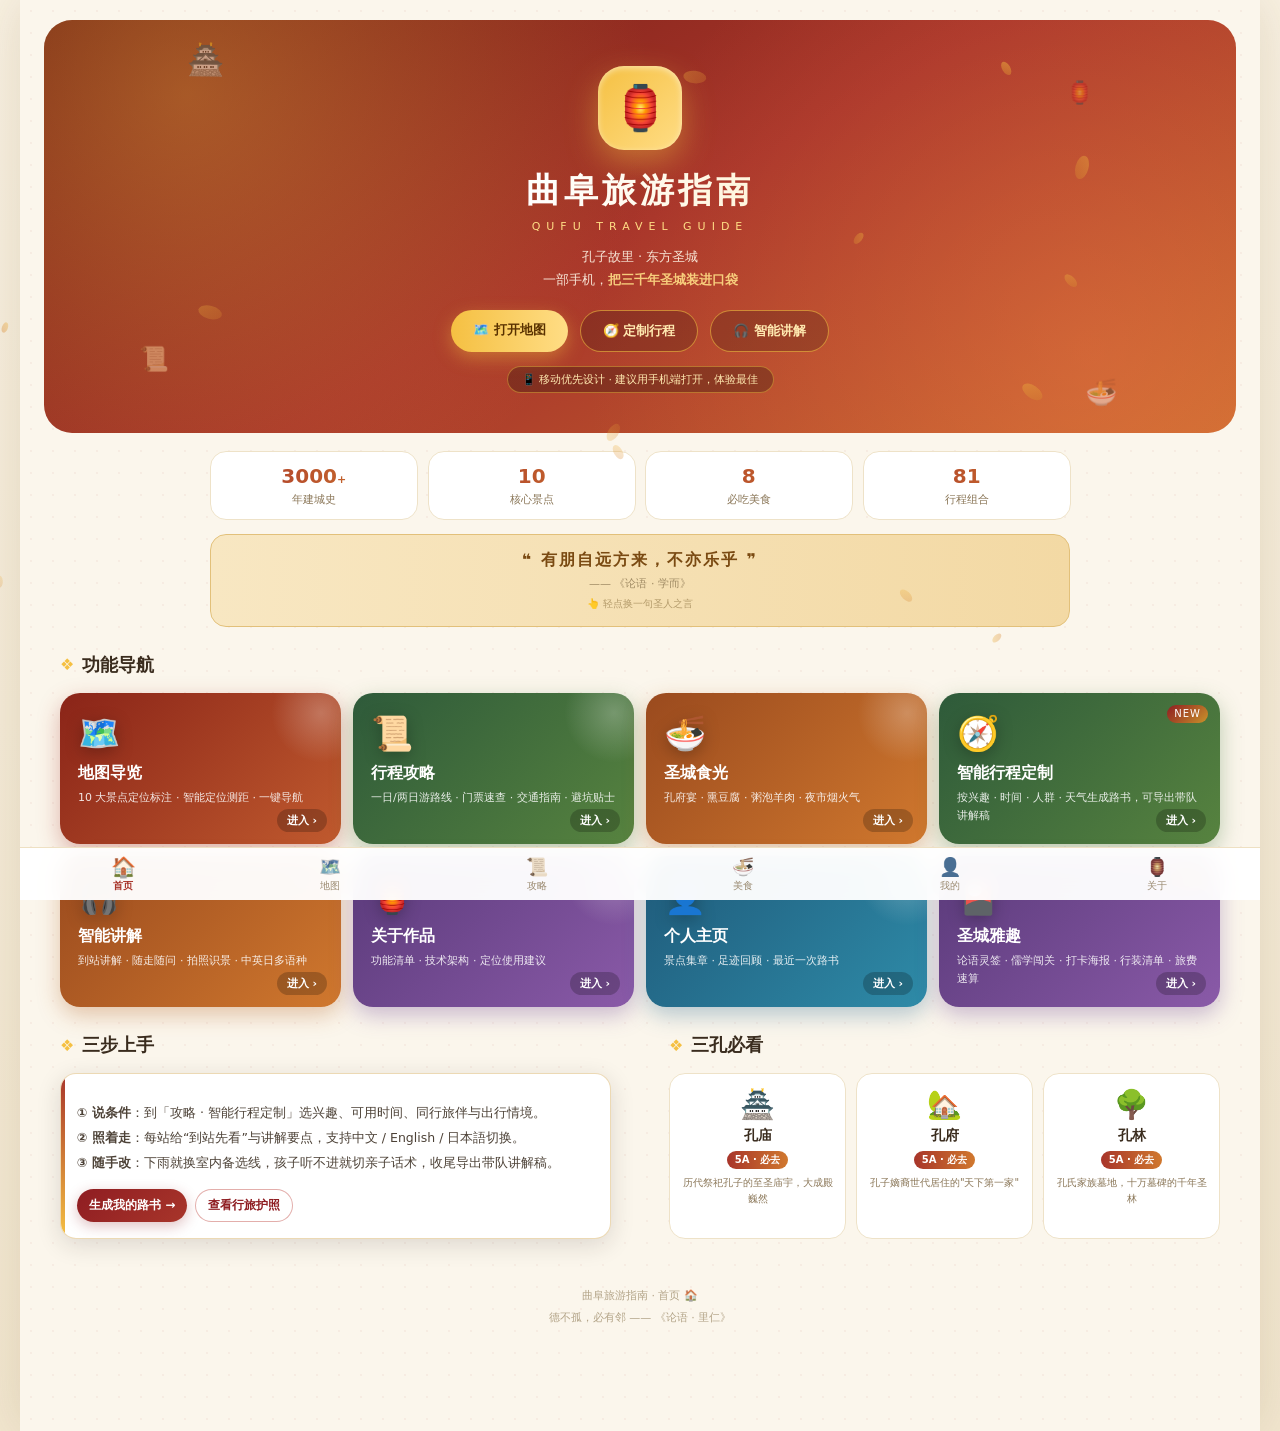
<file: index.html>
<!DOCTYPE html>
<html lang="zh-CN">
<head>
<meta charset="UTF-8">
<meta name="viewport" content="width=device-width,initial-scale=1">
<title>运河儒风 · 曲阜旅游指南</title>
<meta http-equiv="refresh" content="0;url=./home.html">
<link rel="canonical" href="./home.html">
<style>
  html, body { height: 100%; margin: 0; }
  body {
    display: grid; place-items: center; text-align: center;
    font-family: system-ui, -apple-system, "PingFang SC", "Microsoft YaHei", sans-serif;
    color: #fff7e8;
    background:
      radial-gradient(circle at 15% 20%, rgba(245, 192, 66, .32), transparent 42%),
      radial-gradient(circle at 85% 82%, rgba(255, 130, 80, .28), transparent 46%),
      linear-gradient(150deg, #6e1a12 0%, #a8352a 50%, #c96b2e 100%);
  }
  .box { animation: rise .5s ease both; }
  .logo {
    width: 76px; height: 76px; margin: 0 auto 16px; border-radius: 22px; font-size: 40px;
    display: grid; place-items: center;
    background: linear-gradient(135deg, #f5c042, #ffdd85);
    box-shadow: 0 12px 30px rgba(245, 192, 66, .45);
  }
  h1 { font-size: 22px; margin: 0 0 8px; letter-spacing: 2px; }
  p { font-size: 13px; opacity: .88; margin: 0 0 18px; }
  a {
    display: inline-block; padding: 10px 22px; border-radius: 999px; font-size: 14px; font-weight: 700;
    color: #5a3a00; text-decoration: none; background: linear-gradient(135deg, #f5c042, #c9932a);
    box-shadow: 0 6px 18px rgba(245, 192, 66, .45);
  }
  @keyframes rise { from { opacity: 0; transform: translateY(10px); } to { opacity: 1; transform: none; } }
</style>
</head>
<body>
  <div class="box">
    <div class="logo">🏮</div>
    <h1>运河儒风</h1>
    <p>正在进入曲阜 · 济宁 · 湖区行旅助手…</p>
    <a href="./home.html">立即进入 →</a>
  </div>
  <script>location.replace("./home.html");</script>
</body>
</html>
</file>
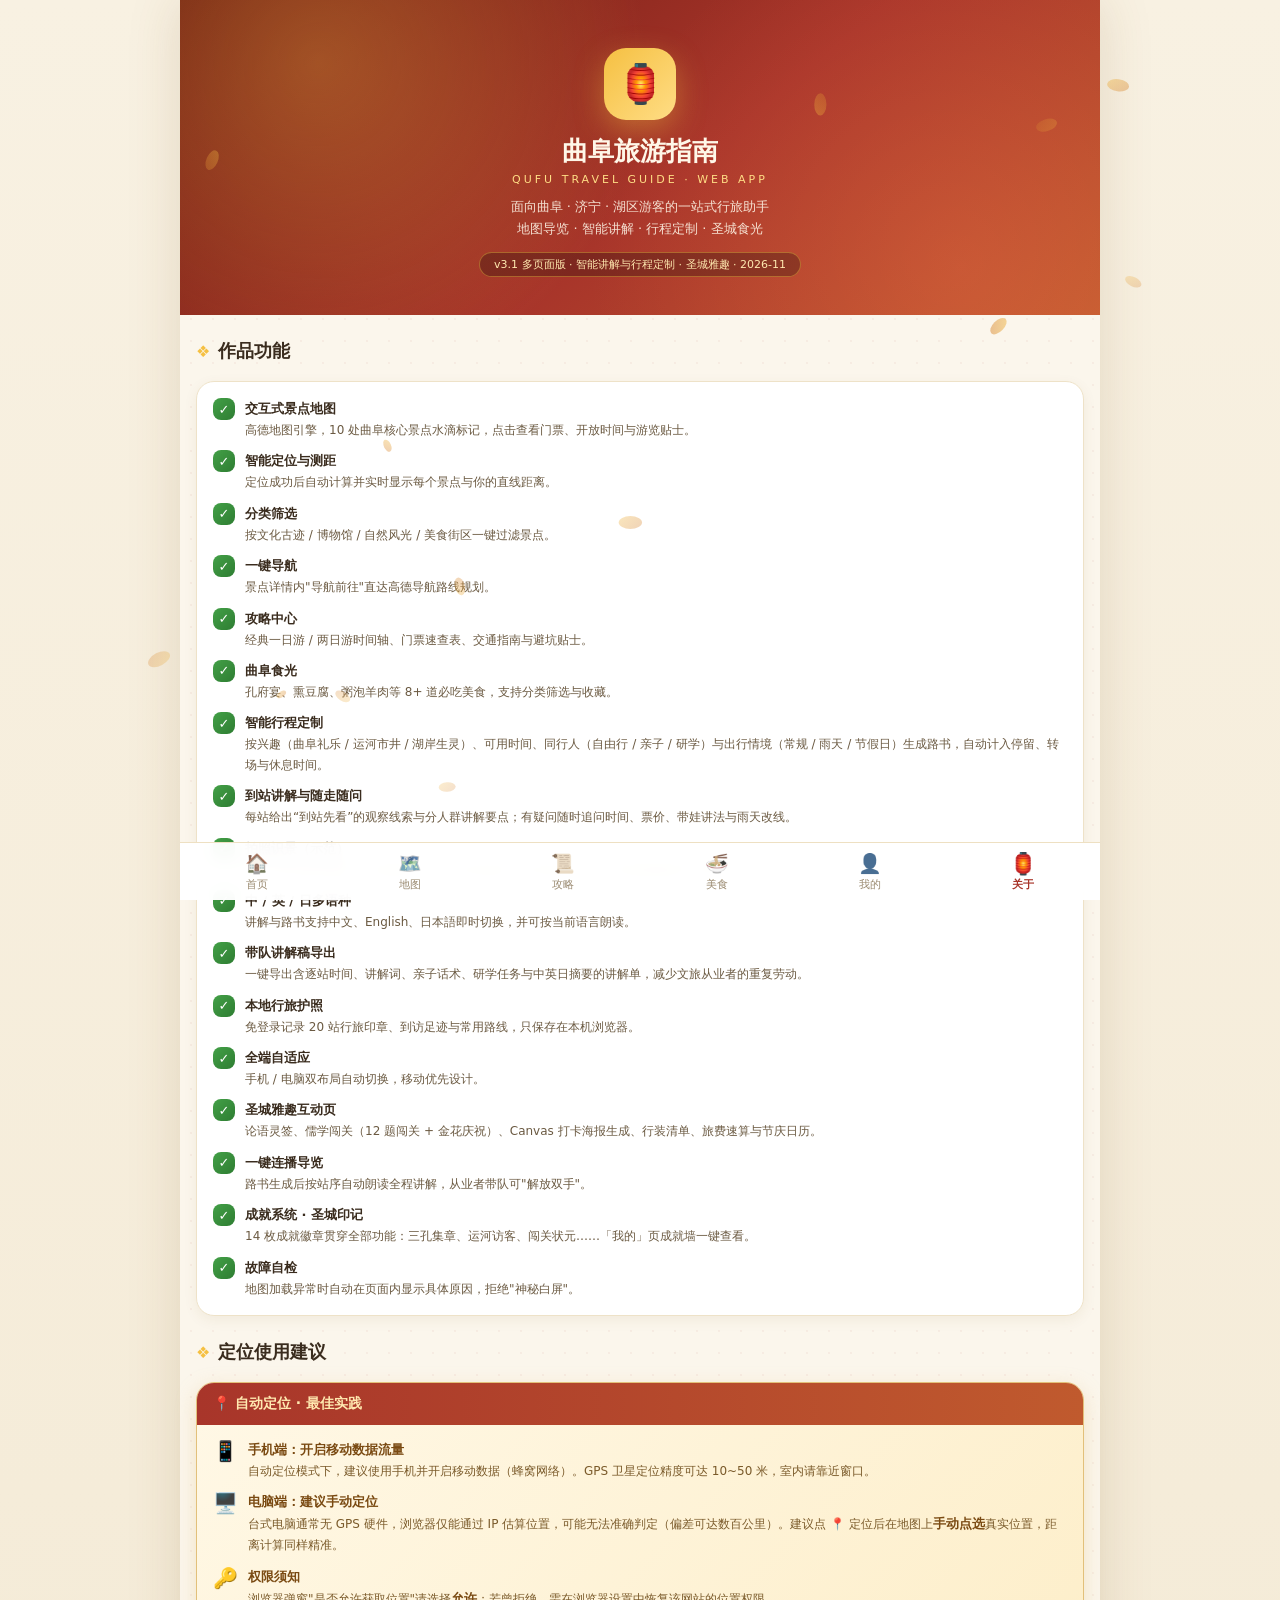
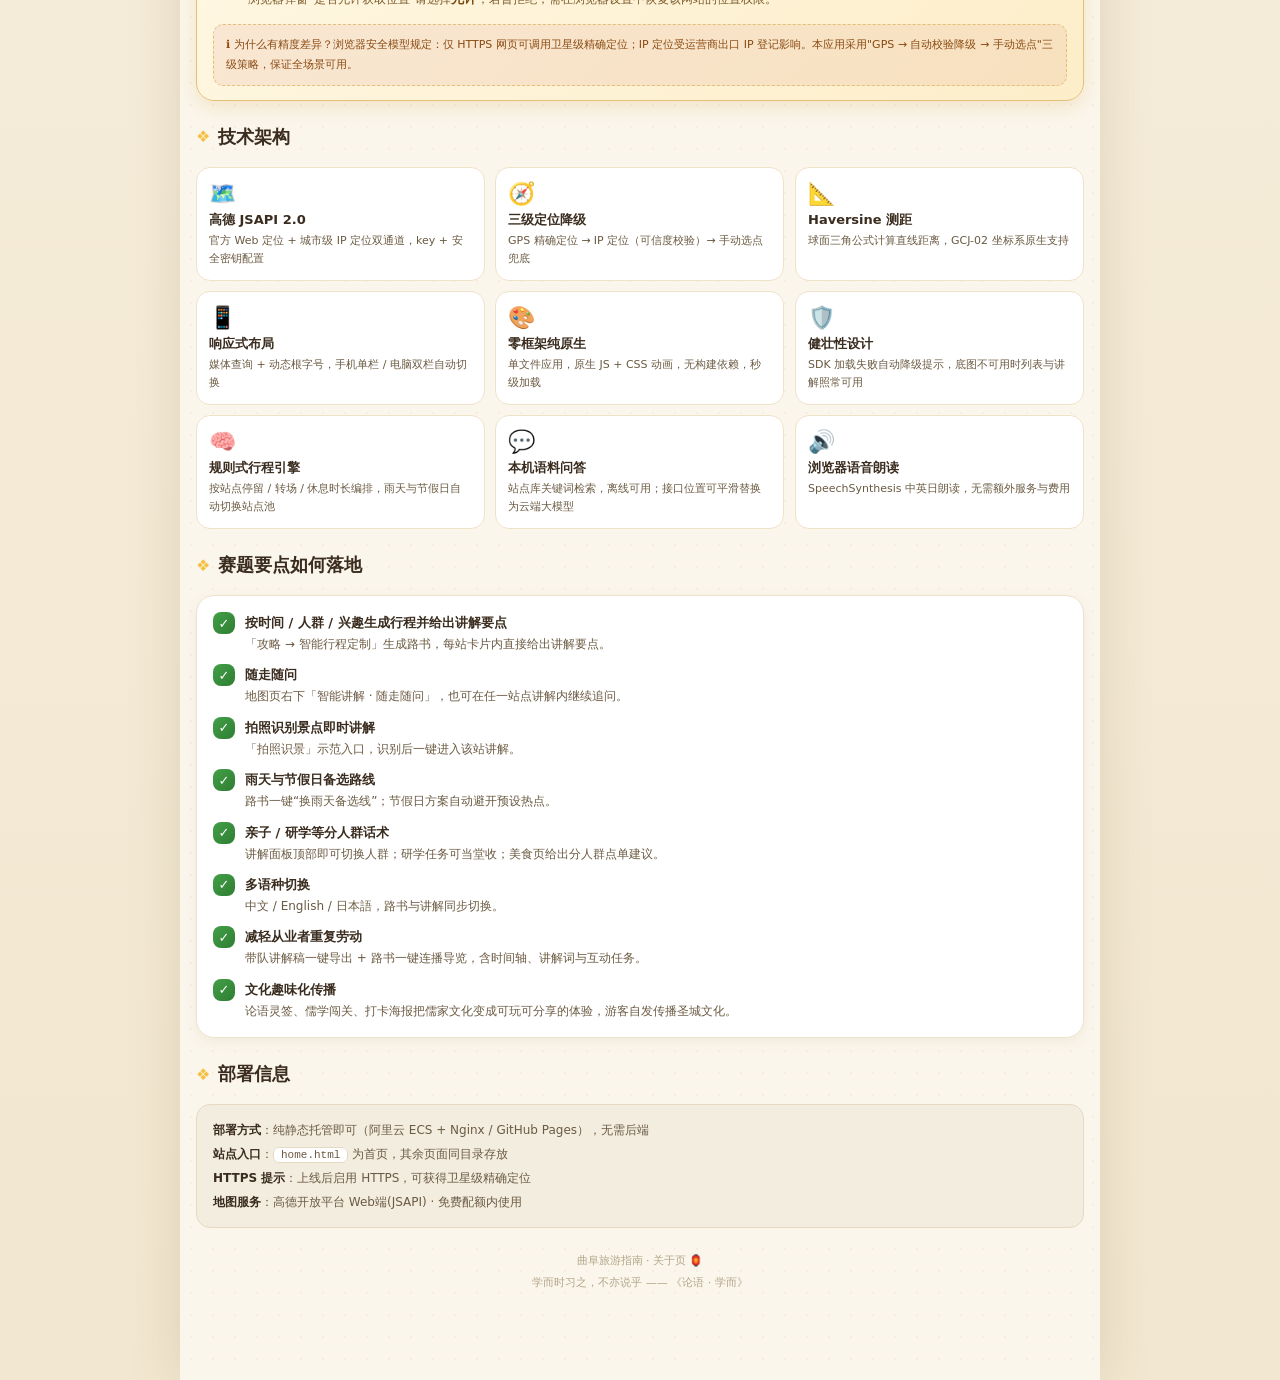
<file: about.html>
<!DOCTYPE html>
<html lang="zh-CN">
<head>
<meta charset="UTF-8">
<meta name="viewport" content="width=device-width,initial-scale=1,maximum-scale=1,user-scalable=no">
<title>关于作品 · 曲阜旅游指南</title>
<style>
  :root {
    --gold: #f5c042;
    --gold2: #ffdd85;
    --red: #a8352a;
    --ink: #3a2c1e;
    --paper: #fbf6ec;
  }
  * { margin: 0; padding: 0; box-sizing: border-box; -webkit-tap-highlight-color: transparent; }
  body {
    font-family: system-ui, -apple-system, "PingFang SC", "Microsoft YaHei", sans-serif;
    background: var(--paper); color: var(--ink);
    max-width: 560px; margin: 0 auto; min-height: 100vh; padding-bottom: 76px;
    background-image: radial-gradient(rgba(168, 53, 42, .05) 1px, transparent 1px);
    background-size: 22px 22px;
  }
  .hero {
    background: linear-gradient(140deg, #6e1a12, #a8352a 55%, #c05a2e);
    color: #fff7e8; padding: 38px 20px 30px; position: relative; overflow: hidden; text-align: center;
  }
  .hero::before {
    content: ""; position: absolute; inset: 0;
    background:
      radial-gradient(circle at 15% 20%, rgba(245, 192, 66, .3), transparent 40%),
      radial-gradient(circle at 85% 85%, rgba(255, 120, 80, .25), transparent 45%);
  }
  .hero > * { position: relative; }
  .hero .logo {
    width: 72px; height: 72px; margin: 0 auto; border-radius: 22px; font-size: 38px;
    display: grid; place-items: center;
    background: linear-gradient(135deg, var(--gold), var(--gold2));
    box-shadow: 0 10px 30px rgba(245, 192, 66, .4);
    animation: breathe 3s ease-in-out infinite;
  }
  @keyframes breathe { 0%,100% { transform: scale(1); } 50% { transform: scale(1.06); } }
  .hero h1 { margin-top: 14px; font-size: 26px; font-weight: 900; }
  .hero .en { margin-top: 4px; font-size: 11px; letter-spacing: 3px; color: var(--gold2); }
  .hero .desc { margin-top: 10px; font-size: 13px; opacity: .88; line-height: 1.7; }
  .hero .ver {
    display: inline-block; margin-top: 12px; font-size: 11px; padding: 4px 14px; border-radius: 999px;
    background: rgba(0, 0, 0, .25); border: 1px solid rgba(245, 192, 66, .4); color: #ffe9b0;
  }
  .sect { padding: 24px 16px 8px; display: flex; align-items: center; gap: 8px; }
  .sect h2 { font-size: 18px; font-weight: 900; }
  .sect .orn { color: var(--gold); }
  .card {
    margin: 10px 16px 0; background: #fff; border: 1px solid #eee2c8; border-radius: 18px;
    padding: 16px; box-shadow: 0 4px 14px rgba(120, 80, 30, .07); animation: pop .5s both;
  }
  @keyframes pop { from { transform: scale(.96); opacity: 0; } to { transform: scale(1); opacity: 1; } }
  .feat-list { display: grid; gap: 10px; }
  .feat-list .fi { display: flex; gap: 10px; align-items: flex-start; }
  .feat-list .fi .ck {
    flex: none; width: 22px; height: 22px; border-radius: 8px; display: grid; place-items: center;
    background: linear-gradient(135deg, #43a047, #2e7d32); color: #fff; font-size: 13px; font-weight: 900;
  }
  .feat-list .fi b { font-size: 13px; }
  .feat-list .fi p { font-size: 12px; color: #6b5a42; line-height: 1.7; margin-top: 2px; }
  /* 定位建议大卡 */
  .locbox {
    margin: 10px 16px 0; border-radius: 18px; overflow: hidden;
    background: linear-gradient(135deg, #fff8e6, #fdeec9); border: 1.5px solid #e2c07a;
    box-shadow: 0 6px 20px rgba(226, 192, 122, .35); animation: pop .5s .15s both;
  }
  .locbox .lh {
    padding: 12px 16px; display: flex; align-items: center; gap: 8px;
    background: linear-gradient(90deg, var(--red), #c05a2e); color: #ffe9b0; font-weight: 800; font-size: 14px;
  }
  .locbox .lb { padding: 14px 16px; display: grid; gap: 10px; }
  .locbox .li { display: flex; gap: 10px; }
  .locbox .li .e { flex: none; font-size: 20px; }
  .locbox .li b { font-size: 13px; color: #7a4a12; }
  .locbox .li p { font-size: 12px; color: #7a5a2a; line-height: 1.7; margin-top: 2px; }
  .locbox .why {
    margin: 0 16px 14px; padding: 10px 12px; border-radius: 10px; font-size: 11px; line-height: 1.8;
    background: rgba(168, 53, 42, .07); color: #8a4a12; border: 1px dashed #e2c07a;
  }
  /* 技术架构 */
  .tech { display: grid; grid-template-columns: 1fr 1fr; gap: 10px; margin: 10px 16px 0; }
  .tch {
    background: #fff; border: 1px solid #eee2c8; border-radius: 14px; padding: 13px 12px;
    animation: pop .5s both;
  }
  .tch .e { font-size: 22px; }
  .tch b { display: block; margin-top: 5px; font-size: 13px; }
  .tch p { margin-top: 3px; font-size: 11px; color: #6b5a42; line-height: 1.6; }
  .deploy {
    margin: 10px 16px 0; padding: 13px 16px; border-radius: 14px; font-size: 12px; line-height: 2;
    background: #f3ede0; border: 1px solid #e5d9c3; color: #6b5a42;
  }
  .deploy b { color: var(--ink); }
  .deploy code {
    background: #fff; padding: 1px 7px; border-radius: 6px; border: 1px solid #e5d9c3; font-size: 11px;
  }
  .foot-note { text-align: center; font-size: 11px; color: #b3a488; padding: 22px 0 10px; line-height: 2; }
  /* 底部导航 */
  .tabbar {
    position: fixed; bottom: 0; left: 50%; transform: translateX(-50%);
    width: 100%; max-width: 560px;
    display: grid; grid-template-columns: repeat(6, 1fr);
    background: rgba(255, 255, 255, .96); backdrop-filter: blur(10px);
    border-top: 1px solid #eee0c2; z-index: 99;
  }
  .tabbar a { text-align: center; padding: 9px 0 8px; text-decoration: none; color: #9a8a70; font-size: 11px; }
  .tabbar a span { display: block; font-size: 19px; margin-bottom: 2px; filter: grayscale(60%); }
  .tabbar a.on { color: var(--red); font-weight: 700; }
  .tabbar a.on span { filter: none; transform: scale(1.12); }
  @media (min-width: 1024px) {
    body { max-width: 920px; }
    .tabbar { max-width: 920px; }
    .tech { grid-template-columns: repeat(3, 1fr); }
    .hero { padding: 48px 32px 38px; }
  }
</style>
<link rel="stylesheet" href="./rufu.css">
<script defer src="./rufu.js"></script>
</head>
<body>

<header class="hero">
  <div class="logo">🏮</div>
  <h1>曲阜旅游指南</h1>
  <div class="en">QUFU TRAVEL GUIDE · WEB APP</div>
  <div class="desc">面向曲阜 · 济宁 · 湖区游客的一站式行旅助手<br>地图导览 · 智能讲解 · 行程定制 · 圣城食光</div>
  <div class="ver">v3.1 多页面版 · 智能讲解与行程定制 · 圣城雅趣 · 2026-11</div>
</header>

<div class="sect"><span class="orn">❖</span><h2>作品功能</h2></div>
<div class="card" style="animation-delay:.1s">
  <div class="feat-list">
    <div class="fi"><span class="ck">✓</span><div><b>交互式景点地图</b><p>高德地图引擎，10 处曲阜核心景点水滴标记，点击查看门票、开放时间与游览贴士。</p></div></div>
    <div class="fi"><span class="ck">✓</span><div><b>智能定位与测距</b><p>定位成功后自动计算并实时显示每个景点与你的直线距离。</p></div></div>
    <div class="fi"><span class="ck">✓</span><div><b>分类筛选</b><p>按文化古迹 / 博物馆 / 自然风光 / 美食街区一键过滤景点。</p></div></div>
    <div class="fi"><span class="ck">✓</span><div><b>一键导航</b><p>景点详情内"导航前往"直达高德导航路线规划。</p></div></div>
    <div class="fi"><span class="ck">✓</span><div><b>攻略中心</b><p>经典一日游 / 两日游时间轴、门票速查表、交通指南与避坑贴士。</p></div></div>
    <div class="fi"><span class="ck">✓</span><div><b>曲阜食光</b><p>孔府宴、熏豆腐、粥泡羊肉等 8+ 道必吃美食，支持分类筛选与收藏。</p></div></div>
    <div class="fi"><span class="ck">✓</span><div><b>智能行程定制</b><p>按兴趣（曲阜礼乐 / 运河市井 / 湖岸生灵）、可用时间、同行人（自由行 / 亲子 / 研学）与出行情境（常规 / 雨天 / 节假日）生成路书，自动计入停留、转场与休息时间。</p></div></div>
    <div class="fi"><span class="ck">✓</span><div><b>到站讲解与随走随问</b><p>每站给出“到站先看”的观察线索与分人群讲解要点；有疑问随时追问时间、票价、带娃讲法与雨天改线。</p></div></div>
    <div class="fi"><span class="ck">✓</span><div><b>拍照识景（示范）</b><p>选一张示范样本或拍一张现场照片，识别后直接进入该站讲解；接入自有视觉服务即可替换。</p></div></div>
    <div class="fi"><span class="ck">✓</span><div><b>中 / 英 / 日多语种</b><p>讲解与路书支持中文、English、日本語即时切换，并可按当前语言朗读。</p></div></div>
    <div class="fi"><span class="ck">✓</span><div><b>带队讲解稿导出</b><p>一键导出含逐站时间、讲解词、亲子话术、研学任务与中英日摘要的讲解单，减少文旅从业者的重复劳动。</p></div></div>
    <div class="fi"><span class="ck">✓</span><div><b>本地行旅护照</b><p>免登录记录 20 站行旅印章、到访足迹与常用路线，只保存在本机浏览器。</p></div></div>
    <div class="fi"><span class="ck">✓</span><div><b>全端自适应</b><p>手机 / 电脑双布局自动切换，移动优先设计。</p></div></div>
    <div class="fi"><span class="ck">✓</span><div><b>圣城雅趣互动页</b><p>论语灵签、儒学闯关（12 题闯关 + 金花庆祝）、Canvas 打卡海报生成、行装清单、旅费速算与节庆日历。</p></div></div>
    <div class="fi"><span class="ck">✓</span><div><b>一键连播导览</b><p>路书生成后按站序自动朗读全程讲解，从业者带队可"解放双手"。</p></div></div>
    <div class="fi"><span class="ck">✓</span><div><b>成就系统 · 圣城印记</b><p>14 枚成就徽章贯穿全部功能：三孔集章、运河访客、闯关状元……「我的」页成就墙一键查看。</p></div></div>
    <div class="fi"><span class="ck">✓</span><div><b>故障自检</b><p>地图加载异常时自动在页面内显示具体原因，拒绝"神秘白屏"。</p></div></div>
  </div>
</div>

<div class="sect"><span class="orn">❖</span><h2>定位使用建议</h2></div>
<div class="locbox">
  <div class="lh">📍 自动定位 · 最佳实践</div>
  <div class="lb">
    <div class="li"><span class="e">📱</span><div><b>手机端：开启移动数据流量</b><p>自动定位模式下，建议使用手机并开启移动数据（蜂窝网络）。GPS 卫星定位精度可达 10~50 米，室内请靠近窗口。</p></div></div>
    <div class="li"><span class="e">🖥️</span><div><b>电脑端：建议手动定位</b><p>台式电脑通常无 GPS 硬件，浏览器仅能通过 IP 估算位置，可能无法准确判定（偏差可达数百公里）。建议点 📍 定位后在地图上<b>手动点选</b>真实位置，距离计算同样精准。</p></div></div>
    <div class="li"><span class="e">🔑</span><div><b>权限须知</b><p>浏览器弹窗"是否允许获取位置"请选择<b>允许</b>；若曾拒绝，需在浏览器设置中恢复该网站的位置权限。</p></div></div>
  </div>
  <div class="why">ℹ️ 为什么有精度差异？浏览器安全模型规定：仅 HTTPS 网页可调用卫星级精确定位；IP 定位受运营商出口 IP 登记影响。本应用采用"GPS → 自动校验降级 → 手动选点"三级策略，保证全场景可用。</div>
</div>

<div class="sect"><span class="orn">❖</span><h2>技术架构</h2></div>
<div class="tech">
  <div class="tch" style="animation-delay:.1s"><span class="e">🗺️</span><b>高德 JSAPI 2.0</b><p>官方 Web 定位 + 城市级 IP 定位双通道，key + 安全密钥配置</p></div>
  <div class="tch" style="animation-delay:.16s"><span class="e">🧭</span><b>三级定位降级</b><p>GPS 精确定位 → IP 定位（可信度校验）→ 手动选点兜底</p></div>
  <div class="tch" style="animation-delay:.22s"><span class="e">📐</span><b>Haversine 测距</b><p>球面三角公式计算直线距离，GCJ-02 坐标系原生支持</p></div>
  <div class="tch" style="animation-delay:.28s"><span class="e">📱</span><b>响应式布局</b><p>媒体查询 + 动态根字号，手机单栏 / 电脑双栏自动切换</p></div>
  <div class="tch" style="animation-delay:.34s"><span class="e">🎨</span><b>零框架纯原生</b><p>单文件应用，原生 JS + CSS 动画，无构建依赖，秒级加载</p></div>
  <div class="tch" style="animation-delay:.4s"><span class="e">🛡️</span><b>健壮性设计</b><p>SDK 加载失败自动降级提示，底图不可用时列表与讲解照常可用</p></div>
  <div class="tch" style="animation-delay:.46s"><span class="e">🧠</span><b>规则式行程引擎</b><p>按站点停留 / 转场 / 休息时长编排，雨天与节假日自动切换站点池</p></div>
  <div class="tch" style="animation-delay:.52s"><span class="e">💬</span><b>本机语料问答</b><p>站点库关键词检索，离线可用；接口位置可平滑替换为云端大模型</p></div>
  <div class="tch" style="animation-delay:.58s"><span class="e">🔊</span><b>浏览器语音朗读</b><p>SpeechSynthesis 中英日朗读，无需额外服务与费用</p></div>
</div>

<div class="sect"><span class="orn">❖</span><h2>赛题要点如何落地</h2></div>
<div class="card" style="animation-delay:.2s">
  <div class="feat-list">
    <div class="fi"><span class="ck">✓</span><div><b>按时间 / 人群 / 兴趣生成行程并给出讲解要点</b><p>「攻略 → 智能行程定制」生成路书，每站卡片内直接给出讲解要点。</p></div></div>
    <div class="fi"><span class="ck">✓</span><div><b>随走随问</b><p>地图页右下「智能讲解 · 随走随问」，也可在任一站点讲解内继续追问。</p></div></div>
    <div class="fi"><span class="ck">✓</span><div><b>拍照识别景点即时讲解</b><p>「拍照识景」示范入口，识别后一键进入该站讲解。</p></div></div>
    <div class="fi"><span class="ck">✓</span><div><b>雨天与节假日备选路线</b><p>路书一键“换雨天备选线”；节假日方案自动避开预设热点。</p></div></div>
    <div class="fi"><span class="ck">✓</span><div><b>亲子 / 研学等分人群话术</b><p>讲解面板顶部即可切换人群；研学任务可当堂收；美食页给出分人群点单建议。</p></div></div>
    <div class="fi"><span class="ck">✓</span><div><b>多语种切换</b><p>中文 / English / 日本語，路书与讲解同步切换。</p></div></div>
    <div class="fi"><span class="ck">✓</span><div><b>减轻从业者重复劳动</b><p>带队讲解稿一键导出 + 路书一键连播导览，含时间轴、讲解词与互动任务。</p></div></div>
    <div class="fi"><span class="ck">✓</span><div><b>文化趣味化传播</b><p>论语灵签、儒学闯关、打卡海报把儒家文化变成可玩可分享的体验，游客自发传播圣城文化。</p></div></div>
  </div>
</div>

<div class="sect"><span class="orn">❖</span><h2>部署信息</h2></div>
<div class="deploy">
  <b>部署方式</b>：纯静态托管即可（阿里云 ECS + Nginx / GitHub Pages），无需后端<br>
  <b>站点入口</b>：<code>home.html</code> 为首页，其余页面同目录存放<br>
  <b>HTTPS 提示</b>：上线后启用 HTTPS，可获得卫星级精确定位<br>
  <b>地图服务</b>：高德开放平台 Web端(JSAPI) · 免费配额内使用
</div>

<div class="foot-note">
  曲阜旅游指南 · 关于页 🏮<br>
  学而时习之，不亦说乎 —— 《论语 · 学而》
</div>

<nav class="tabbar">
  <a href="./home.html"><span>🏠</span>首页</a>
  <a href="./map.html"><span>🗺️</span>地图</a>
  <a href="./guide.html"><span>📜</span>攻略</a>
  <a href="./food.html"><span>🍜</span>美食</a>
  <a href="./me.html"><span>👤</span>我的</a>
  <a class="on" href="./about.html"><span>🏮</span>关于</a>
</nav>

</body>
</html>
</file>
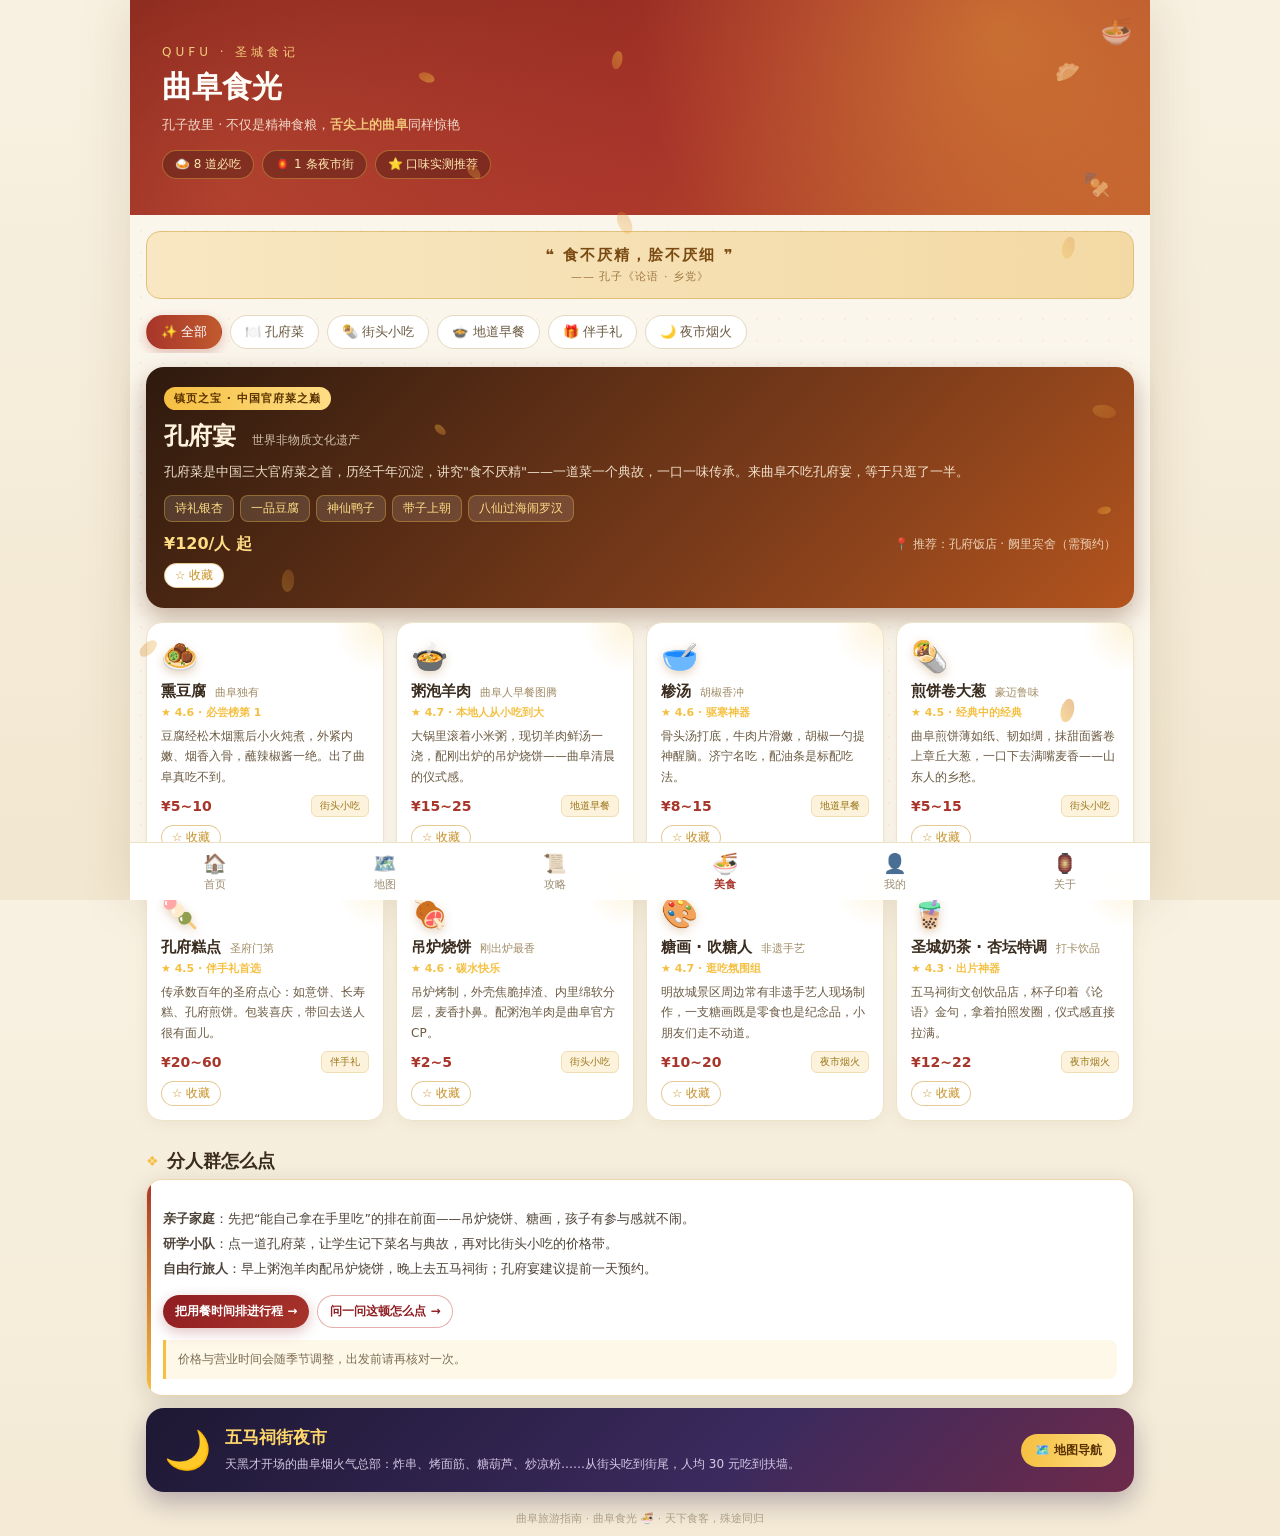
<file: food.html>
<!DOCTYPE html>
<html lang="zh-CN">
<head>
<meta charset="UTF-8">
<meta name="viewport" content="width=device-width,initial-scale=1,maximum-scale=1,user-scalable=no">
<title>曲阜食光 · 曲阜旅游指南</title>
<style>
  :root {
    --gold: #f5c042;
    --gold2: #ffdd85;
    --red: #a8352a;
    --ink: #3a2c1e;
    --paper: #fbf6ec;
    --pink: #e65c5c;
  }
  * { margin: 0; padding: 0; box-sizing: border-box; -webkit-tap-highlight-color: transparent; }
  html, body { height: 100%; }
  body {
    font-family: system-ui, -apple-system, "PingFang SC", "Microsoft YaHei", sans-serif;
    background: var(--paper);
    color: var(--ink);
    max-width: 560px;
    margin: 0 auto;
    min-height: 100%;
    padding-bottom: 76px;
    background-image: radial-gradient(rgba(168, 53, 42, .05) 1px, transparent 1px);
    background-size: 22px 22px;
  }
  /* ===== 顶部横幅 ===== */
  .hero {
    position: relative;
    background: linear-gradient(140deg, #7a1f18 0%, #a8352a 55%, #c05a2e 100%);
    color: #fff7e8;
    padding: 34px 20px 30px;
    overflow: hidden;
  }
  .hero::before {
    content: "";
    position: absolute; inset: 0;
    background:
      radial-gradient(circle at 85% 15%, rgba(245, 192, 66, .35), transparent 40%),
      radial-gradient(circle at 10% 90%, rgba(255, 120, 80, .3), transparent 45%);
  }
  .hero > * { position: relative; }
  .hero .eyebrow { font-size: 12px; letter-spacing: 4px; color: var(--gold2); opacity: .9; }
  .hero h1 {
    margin-top: 6px;
    font-size: 30px;
    font-weight: 900;
    background: linear-gradient(90deg, #fff, var(--gold2) 60%, var(--gold));
    -webkit-background-clip: text;
    background-clip: text;
    -webkit-text-fill-color: transparent;
    background-size: 200% auto;
    animation: shine 3.5s linear infinite;
  }
  @keyframes shine { to { background-position: 200% center; } }
  .hero .sub { margin-top: 6px; font-size: 13px; opacity: .85; line-height: 1.7; }
  .hero .sub b { color: var(--gold2); }
  .float-emo { position: absolute; font-size: 26px; opacity: .5; animation: floaty 4s ease-in-out infinite; }
  .fe1 { top: 16px; right: 18px; animation-delay: 0s; }
  .fe2 { top: 60px; right: 70px; font-size: 20px; animation-delay: 1s; }
  .fe3 { bottom: 18px; right: 40px; font-size: 22px; animation-delay: 2s; }
  @keyframes floaty { 0%,100% { transform: translateY(0) rotate(-6deg); } 50% { transform: translateY(-10px) rotate(8deg); } }
  .stats { display: flex; gap: 8px; margin-top: 14px; flex-wrap: wrap; }
  .stats span {
    font-size: 12px; padding: 5px 12px; border-radius: 999px;
    background: rgba(0, 0, 0, .25); border: 1px solid rgba(245, 192, 66, .4); color: #ffe9b0;
  }
  /* ===== 孔子语录横条 ===== */
  .quote {
    margin: 16px 16px 0;
    padding: 14px 18px;
    border-radius: 14px;
    background: linear-gradient(90deg, #f8e7c2, #f3d9a4);
    border: 1px solid #e2c07a;
    text-align: center;
    font-size: 15px; font-weight: 700; color: #7a4a12;
    letter-spacing: 2px;
    position: relative;
  }
  .quote small { display: block; margin-top: 4px; font-size: 11px; font-weight: 400; opacity: .7; letter-spacing: 1px; }
  /* ===== 分类筛选 ===== */
  .chips { display: flex; gap: 8px; padding: 16px 16px 4px; overflow-x: auto; scrollbar-width: none; }
  .chips::-webkit-scrollbar { display: none; }
  .chip {
    flex: none; padding: 7px 14px; font-size: 13px; border-radius: 999px; cursor: pointer;
    background: #fff; border: 1px solid #e5d9c3; color: #6b5a42; transition: all .2s;
  }
  .chip.on { background: linear-gradient(90deg, var(--red), #c05a2e); color: #fff; border-color: transparent; box-shadow: 0 4px 12px rgba(168, 53, 42, .3); }
  /* ===== 孔府宴大卡 ===== */
  .feat {
    margin: 14px 16px 0; border-radius: 18px; overflow: hidden; position: relative;
    background: linear-gradient(135deg, #2e1a0e, #7a3b1a 60%, #b3541e);
    color: #fff3dd; padding: 20px 18px;
    box-shadow: 0 10px 26px rgba(90, 40, 10, .35);
    animation: pop .5s .15s both;
  }
  .feat .badge {
    display: inline-block; font-size: 11px; padding: 4px 10px; border-radius: 999px;
    background: linear-gradient(90deg, var(--gold), var(--gold2)); color: #5a3200; font-weight: 800; letter-spacing: 1px;
  }
  .feat h2 { margin-top: 10px; font-size: 24px; font-weight: 900; }
  .feat h2 small { font-size: 12px; font-weight: 400; opacity: .75; margin-left: 8px; }
  .feat p { margin-top: 8px; font-size: 13px; line-height: 1.8; opacity: .9; }
  .feat .dishes { margin-top: 12px; display: flex; flex-wrap: wrap; gap: 6px; }
  .feat .dishes span { font-size: 12px; padding: 4px 10px; border-radius: 8px; background: rgba(255, 255, 255, .12); border: 1px solid rgba(245, 192, 66, .35); color: var(--gold2); }
  .feat .row { margin-top: 12px; display: flex; justify-content: space-between; align-items: center; font-size: 12px; }
  .feat .row .price { font-size: 16px; font-weight: 800; color: var(--gold2); }
  .feat .row .where { opacity: .8; }
  @keyframes pop { from { transform: scale(.96); opacity: 0; } to { transform: scale(1); opacity: 1; } }
  /* ===== 美食卡片 ===== */
  .fgrid { display: grid; grid-template-columns: 1fr 1fr; gap: 12px; padding: 14px 16px 6px; }
  .fcard {
    background: #fff; border-radius: 16px; padding: 16px 14px 14px;
    border: 1px solid #eee2c8; box-shadow: 0 4px 14px rgba(120, 80, 30, .07);
    animation: pop .5s both; position: relative; overflow: hidden;
    transition: transform .2s, box-shadow .2s;
  }
  .fcard:active { transform: scale(.97); }
  .fcard::after {
    content: ""; position: absolute; top: -40px; right: -40px; width: 90px; height: 90px;
    border-radius: 50%; background: radial-gradient(rgba(245, 192, 66, .18), transparent 70%);
  }
  .fcard .emo { font-size: 30px; filter: drop-shadow(0 3px 5px rgba(150, 80, 0, .25)); }
  .fcard h3 { margin-top: 8px; font-size: 15px; font-weight: 800; }
  .fcard h3 small { font-weight: 400; font-size: 11px; color: #a08b64; margin-left: 4px; }
  .fcard .rate { margin-top: 4px; font-size: 11px; color: var(--gold); font-weight: 700; }
  .fcard .desc { margin-top: 6px; font-size: 12px; line-height: 1.7; color: #6b5a42; }
  .fcard .foot { margin-top: 8px; display: flex; justify-content: space-between; align-items: center; }
  .fcard .price { font-size: 14px; font-weight: 800; color: var(--red); }
  .fcard .tag { font-size: 10px; padding: 3px 8px; border-radius: 6px; background: #fdf3dd; color: #9a7519; border: 1px solid #f0dfb2; }
  .fcard.hide { display: none; }
  .feat.hide, .night.hide { display: none; }
  /* ===== 夜市横幅卡 ===== */
  .night {
    margin: 12px 16px 0; border-radius: 18px; padding: 18px;
    background: linear-gradient(135deg, #1d1833, #3b2a5e 60%, #6e2a4a);
    color: #f2e6ff; display: flex; gap: 14px; align-items: center;
    box-shadow: 0 10px 26px rgba(40, 20, 70, .3);
    animation: pop .5s .3s both;
  }
  .night .ne { font-size: 38px; animation: floaty 3.5s ease-in-out infinite; }
  .night h3 { font-size: 17px; font-weight: 900; color: #ffd76a; }
  .night p { margin-top: 5px; font-size: 12px; line-height: 1.7; opacity: .85; }
  .night a {
    flex: none; margin-left: auto; font-size: 12px; font-weight: 700; text-decoration: none;
    color: #5a3200; background: linear-gradient(90deg, var(--gold), var(--gold2));
    padding: 8px 14px; border-radius: 999px;
  }
  /* ===== 通用区块 ===== */
  .sect { padding: 22px 16px 6px; display: flex; align-items: center; gap: 8px; }
  .sect h2 { font-size: 18px; font-weight: 900; }
  .sect .orn { color: var(--gold); font-size: 14px; }
  .foot-note { text-align: center; font-size: 11px; color: #b3a488; padding: 18px 0 10px; }
  /* ===== 底部导航 ===== */
  .tabbar {
    position: fixed; bottom: 0; left: 50%; transform: translateX(-50%);
    width: 100%; max-width: 560px;
    display: grid; grid-template-columns: repeat(6, 1fr);
    background: rgba(255, 255, 255, .96);
    backdrop-filter: blur(10px);
    border-top: 1px solid #eee0c2;
    z-index: 99;
  }
  .tabbar a {
    text-align: center; padding: 9px 0 8px; text-decoration: none;
    color: #9a8a70; font-size: 11px;
  }
  .tabbar a span { display: block; font-size: 19px; margin-bottom: 2px; filter: grayscale(60%); }
  .tabbar a.on { color: var(--red); font-weight: 700; }
  .tabbar a.on span { filter: none; transform: scale(1.12); }
  @media (min-width: 1024px) {
    body { max-width: 1020px; }
    .tabbar { max-width: 1020px; }
    .fgrid { grid-template-columns: repeat(4, 1fr); }
    .hero { padding: 44px 32px 36px; }
  }
</style>
<link rel="stylesheet" href="./rufu.css">
<script defer src="./rufu.js"></script>
</head>
<body>

<header class="hero">
  <div class="float-emo fe1">🍜</div>
  <div class="float-emo fe2">🥟</div>
  <div class="float-emo fe3">🍢</div>
  <div class="eyebrow">QUFU · 圣城食记</div>
  <h1>曲阜食光</h1>
  <div class="sub">孔子故里 · 不仅是精神食粮，<b>舌尖上的曲阜</b>同样惊艳</div>
  <div class="stats">
    <span>🍛 8 道必吃</span>
    <span>🏮 1 条夜市街</span>
    <span>⭐ 口味实测推荐</span>
  </div>
</header>

<div class="quote">
  ❝ 食不厌精，脍不厌细 ❞
  <small>—— 孔子《论语 · 乡党》</small>
</div>

<div class="chips" id="chips">
  <div class="chip on" data-f="all">✨ 全部</div>
  <div class="chip" data-f="kongfu">🍽️ 孔府菜</div>
  <div class="chip" data-f="xiaochi">🌯 街头小吃</div>
  <div class="chip" data-f="zaocan">🍲 地道早餐</div>
  <div class="chip" data-f="banli">🎁 伴手礼</div>
  <div class="chip" data-f="yeshi">🌙 夜市烟火</div>
</div>

<div class="feat" data-f="kongfu">
  <span class="badge">镇页之宝 · 中国官府菜之巅</span>
  <h2>孔府宴 <small>世界非物质文化遗产</small></h2>
  <p>孔府菜是中国三大官府菜之首，历经千年沉淀，讲究"食不厌精"——一道菜一个典故，一口一味传承。来曲阜不吃孔府宴，等于只逛了一半。</p>
  <div class="dishes">
    <span>诗礼银杏</span>
    <span>一品豆腐</span>
    <span>神仙鸭子</span>
    <span>带子上朝</span>
    <span>八仙过海闹罗汉</span>
  </div>
  <div class="row">
    <span class="price">¥120/人 起</span>
    <span class="where">📍 推荐：孔府饭店 · 阙里宾舍（需预约）</span>
  </div>
</div>

<div class="fgrid" id="fgrid">
  <div class="fcard" data-f="xiaochi" style="animation-delay:.32s">
    <div class="emo">🧆</div>
    <h3>熏豆腐 <small>曲阜独有</small></h3>
    <div class="rate">★ 4.6 · 必尝榜第 1</div>
    <div class="desc">豆腐经松木烟熏后小火炖煮，外紧内嫩、烟香入骨，蘸辣椒酱一绝。出了曲阜真吃不到。</div>
    <div class="foot"><span class="price">¥5~10</span><span class="tag">街头小吃</span></div>
  </div>
  <div class="fcard" data-f="zaocan" style="animation-delay:.38s">
    <div class="emo">🍲</div>
    <h3>粥泡羊肉 <small>曲阜人早餐图腾</small></h3>
    <div class="rate">★ 4.7 · 本地人从小吃到大</div>
    <div class="desc">大锅里滚着小米粥，现切羊肉鲜汤一浇，配刚出炉的吊炉烧饼——曲阜清晨的仪式感。</div>
    <div class="foot"><span class="price">¥15~25</span><span class="tag">地道早餐</span></div>
  </div>
  <div class="fcard" data-f="zaocan" style="animation-delay:.44s">
    <div class="emo">🥣</div>
    <h3>糁汤 <small>胡椒香冲</small></h3>
    <div class="rate">★ 4.6 · 驱寒神器</div>
    <div class="desc">骨头汤打底，牛肉片滑嫩，胡椒一勺提神醒脑。济宁名吃，配油条是标配吃法。</div>
    <div class="foot"><span class="price">¥8~15</span><span class="tag">地道早餐</span></div>
  </div>
  <div class="fcard" data-f="xiaochi" style="animation-delay:.5s">
    <div class="emo">🌯</div>
    <h3>煎饼卷大葱 <small>豪迈鲁味</small></h3>
    <div class="rate">★ 4.5 · 经典中的经典</div>
    <div class="desc">曲阜煎饼薄如纸、韧如绸，抹甜面酱卷上章丘大葱，一口下去满嘴麦香——山东人的乡愁。</div>
    <div class="foot"><span class="price">¥5~15</span><span class="tag">街头小吃</span></div>
  </div>
  <div class="fcard" data-f="banli" style="animation-delay:.56s">
    <div class="emo">🍡</div>
    <h3>孔府糕点 <small>圣府门第</small></h3>
    <div class="rate">★ 4.5 · 伴手礼首选</div>
    <div class="desc">传承数百年的圣府点心：如意饼、长寿糕、孔府煎饼。包装喜庆，带回去送人很有面儿。</div>
    <div class="foot"><span class="price">¥20~60</span><span class="tag">伴手礼</span></div>
  </div>
  <div class="fcard" data-f="xiaochi" style="animation-delay:.62s">
    <div class="emo">🍖</div>
    <h3>吊炉烧饼 <small>刚出炉最香</small></h3>
    <div class="rate">★ 4.6 · 碳水快乐</div>
    <div class="desc">吊炉烤制，外壳焦脆掉渣、内里绵软分层，麦香扑鼻。配粥泡羊肉是曲阜官方 CP。</div>
    <div class="foot"><span class="price">¥2~5</span><span class="tag">街头小吃</span></div>
  </div>
  <div class="fcard" data-f="yeshi" style="animation-delay:.68s">
    <div class="emo">🎨</div>
    <h3>糖画 · 吹糖人 <small>非遗手艺</small></h3>
    <div class="rate">★ 4.7 · 逛吃氛围组</div>
    <div class="desc">明故城景区周边常有非遗手艺人现场制作，一支糖画既是零食也是纪念品，小朋友们走不动道。</div>
    <div class="foot"><span class="price">¥10~20</span><span class="tag">夜市烟火</span></div>
  </div>
  <div class="fcard" data-f="yeshi" style="animation-delay:.74s">
    <div class="emo">🧋</div>
    <h3>圣城奶茶 · 杏坛特调 <small>打卡饮品</small></h3>
    <div class="rate">★ 4.3 · 出片神器</div>
    <div class="desc">五马祠街文创饮品店，杯子印着《论语》金句，拿着拍照发圈，仪式感直接拉满。</div>
    <div class="foot"><span class="price">¥12~22</span><span class="tag">夜市烟火</span></div>
  </div>
</div>

<div class="sect"><span class="orn">❖</span><h2>分人群怎么点</h2></div>
<div class="rf-panel">
  <div class="rf-rows">
    <b>亲子家庭</b>：先把“能自己拿在手里吃”的排在前面——吊炉烧饼、糖画，孩子有参与感就不闹。<br>
    <b>研学小队</b>：点一道孔府菜，让学生记下菜名与典故，再对比街头小吃的价格带。<br>
    <b>自由行旅人</b>：早上粥泡羊肉配吊炉烧饼，晚上去五马祠街；孔府宴建议提前一天预约。
  </div>
  <div class="rf-actions">
    <a class="rf-btn mini" href="./guide.html#rfPlanner">把用餐时间排进行程 →</a>
    <a class="rf-btn ghost mini" href="./map.html#talk">问一问这顿怎么点 →</a>
  </div>
  <div class="rf-note">价格与营业时间会随季节调整，出发前请再核对一次。</div>
</div>

<div class="night" data-f="yeshi">
  <div class="ne">🌙</div>
  <div>
    <h3>五马祠街夜市</h3>
    <p>天黑才开场的曲阜烟火气总部：炸串、烤面筋、糖葫芦、炒凉粉……从街头吃到街尾，人均 30 元吃到扶墙。</p>
  </div>
  <a href="./map.html">🗺️ 地图导航</a>
</div>

<div class="foot-note">曲阜旅游指南 · 曲阜食光 🍜 · 天下食客，殊途同归</div>

<nav class="tabbar">
  <a href="./home.html"><span>🏠</span>首页</a>
  <a href="./map.html"><span>🗺️</span>地图</a>
  <a href="./guide.html"><span>📜</span>攻略</a>
  <a class="on" href="./food.html"><span>🍜</span>美食</a>
  <a href="./me.html"><span>👤</span>我的</a>
  <a href="./about.html"><span>🏮</span>关于</a>
</nav>

<script>
  // 分类筛选
  const chips = document.querySelectorAll(".chip");
  chips.forEach(c => c.onclick = () => {
    chips.forEach(x => x.classList.remove("on"));
    c.classList.add("on");
    const f = c.dataset.f;
    document.querySelectorAll("[data-f]").forEach(card => {
      const isChips = card.closest("#chips");
      if (isChips) return;
      card.classList.toggle("hide", f !== "all" && card.dataset.f !== f);
    });
  });
  // 为每道美食加收藏入口，与「我的 · 我的收藏」联动
  document.querySelectorAll("#fgrid .fcard, .feat").forEach((card, i) => {
    const titleEl = card.querySelector("h3, h2");
    const name = (titleEl ? titleEl.textContent : "美食 " + i).trim();
    const btn = document.createElement("button");
    btn.className = "rf-fav";
    btn.style.marginTop = "8px";
    btn.textContent = "☆ 收藏";
    btn.onclick = e => {
      e.stopPropagation();
      if (!window.RUFU) return;
      const on = window.RUFU.toggleFav("dish:" + name, name, "🍜");
      btn.textContent = on ? "★ 已收藏" : "☆ 收藏";
      btn.classList.toggle("on", on);
    };
    card.appendChild(btn);
  });
</script>
</body>
</html>
</file>
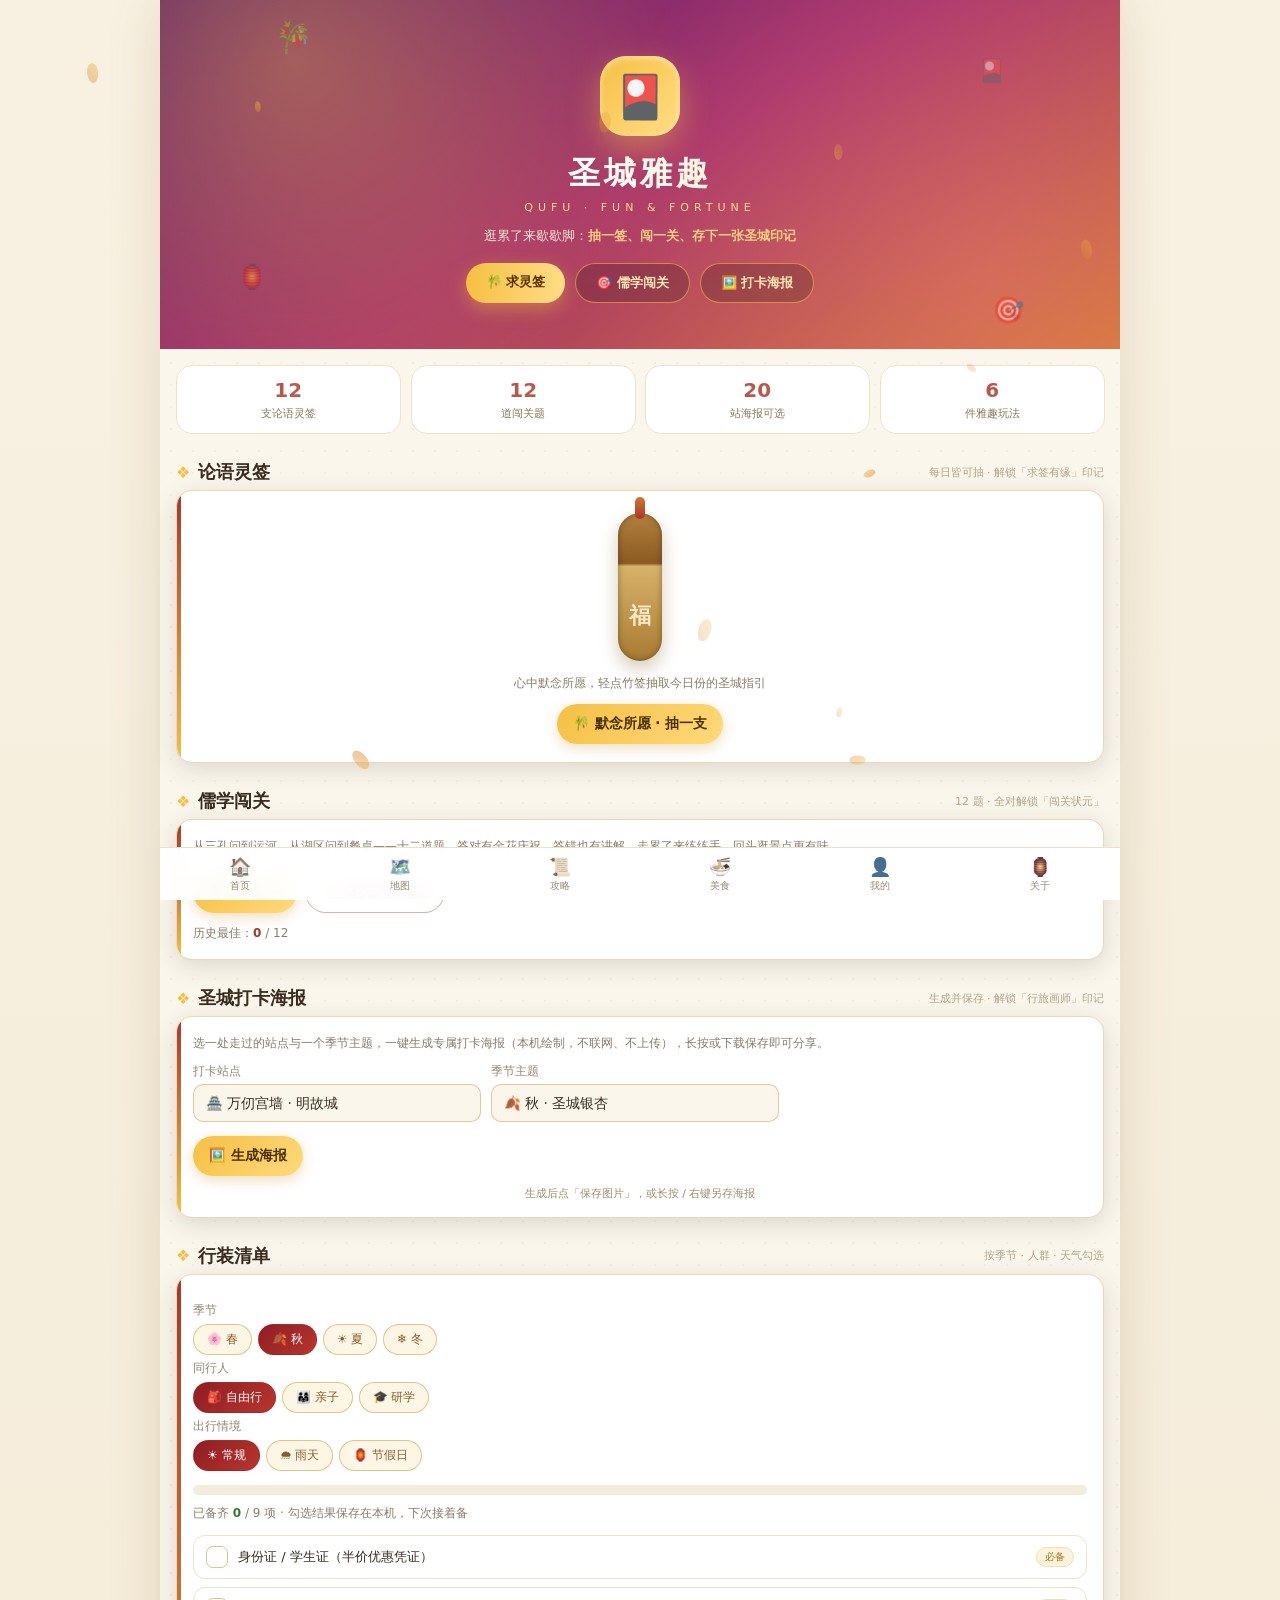
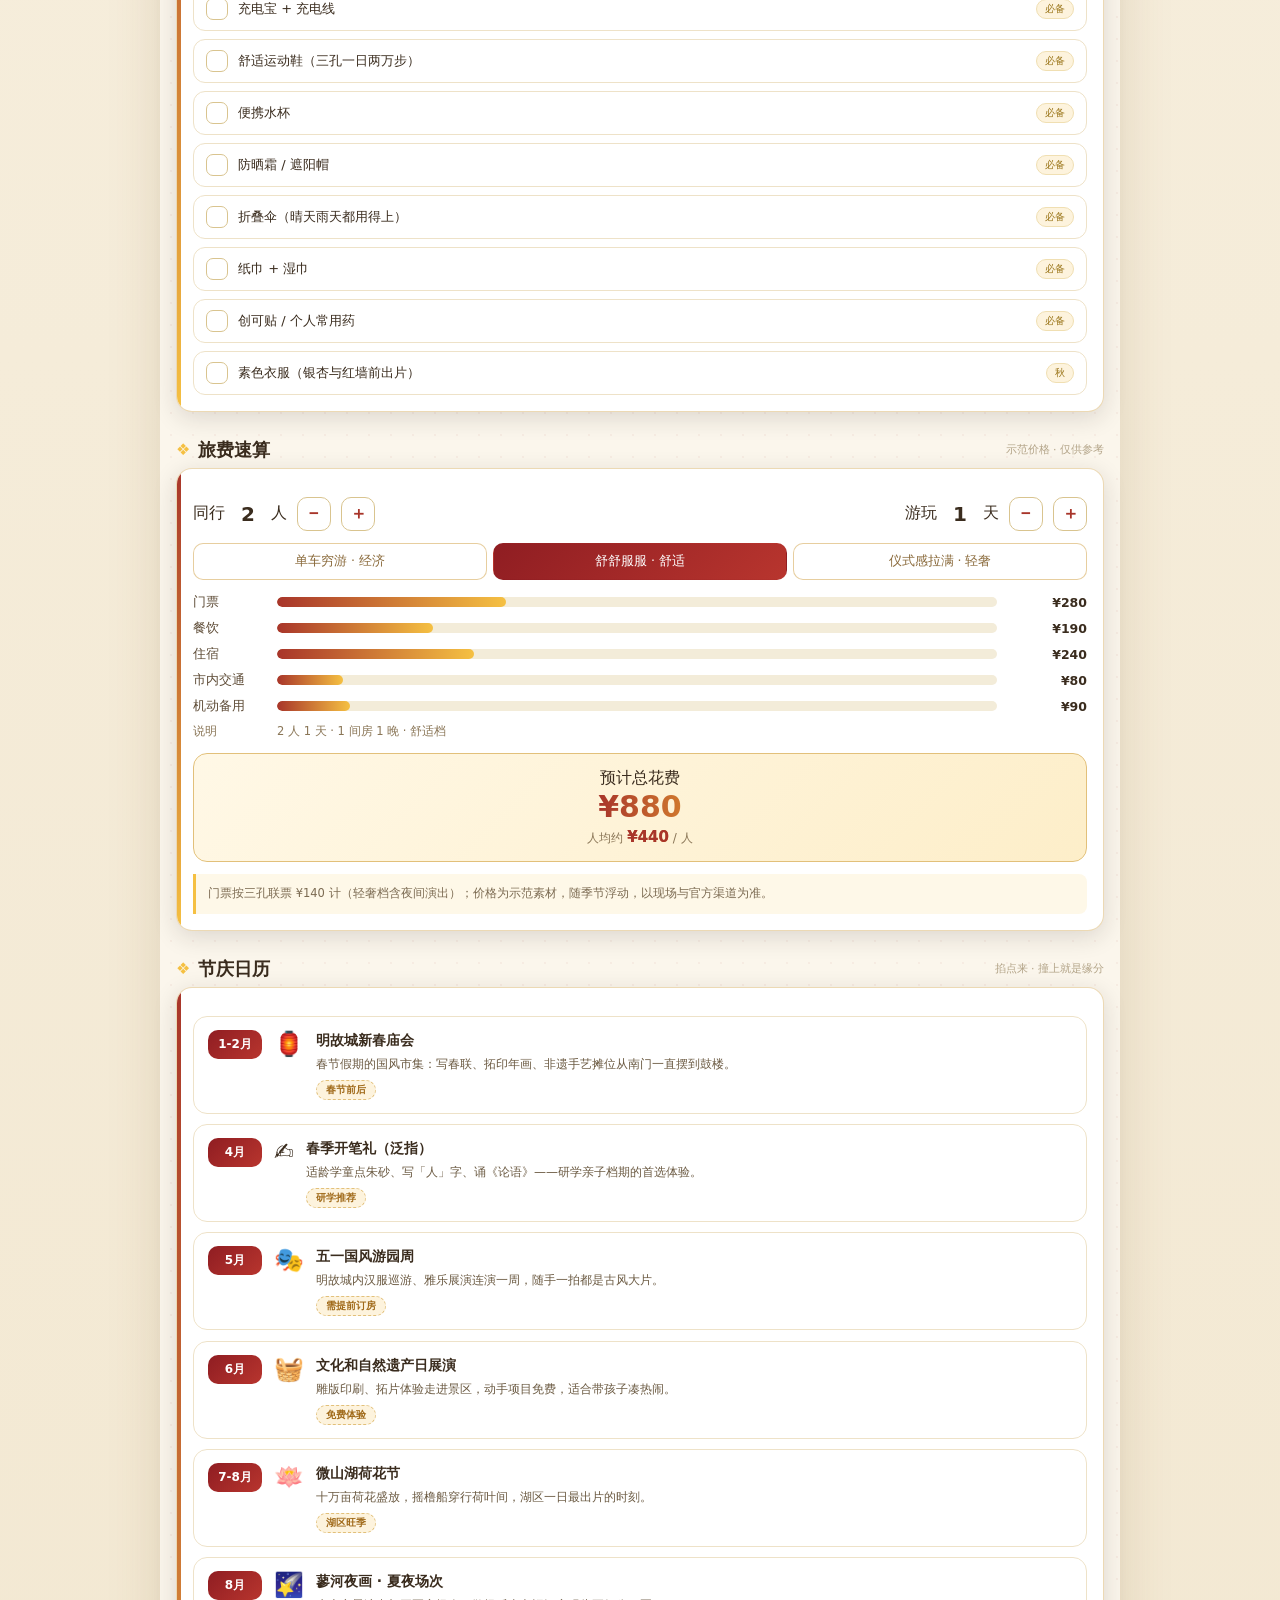
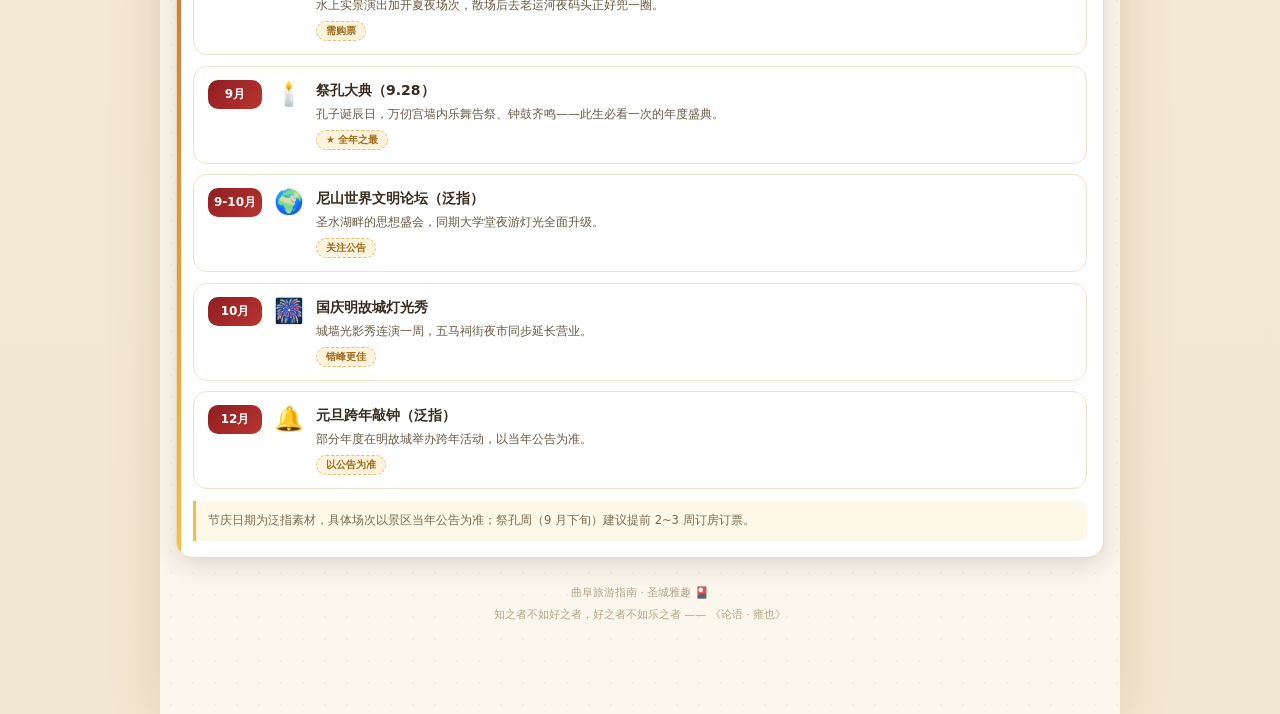
<file: fun.html>
<!DOCTYPE html>
<html lang="zh-CN">
<head>
<meta charset="UTF-8">
<meta name="viewport" content="width=device-width,initial-scale=1,maximum-scale=1,user-scalable=no">
<title>圣城雅趣 · 曲阜旅游指南</title>
<style>
  :root {
    --gold: #f5c042;
    --gold2: #ffdd85;
    --red: #a8352a;
    --ink: #3a2c1e;
    --paper: #fbf6ec;
    --green: #2e7d32;
  }
  * { margin: 0; padding: 0; box-sizing: border-box; -webkit-tap-highlight-color: transparent; }
  html { scroll-behavior: smooth; }
  body {
    font-family: system-ui, -apple-system, "PingFang SC", "Microsoft YaHei", sans-serif;
    background: var(--paper); color: var(--ink);
    max-width: 560px; margin: 0 auto; min-height: 100vh; padding-bottom: 78px;
    background-image: radial-gradient(rgba(168, 53, 42, .05) 1px, transparent 1px);
    background-size: 22px 22px;
  }
  /* ===== 主横幅 ===== */
  .hero {
    position: relative; overflow: hidden; text-align: center;
    background: linear-gradient(150deg, #5a1a6e 0%, #a8356a 50%, #d0782e 100%);
    color: #fff7e8; padding: 44px 20px 38px;
  }
  .hero::before {
    content: ""; position: absolute; inset: 0;
    background:
      radial-gradient(circle at 14% 18%, rgba(245, 192, 66, .38), transparent 44%),
      radial-gradient(circle at 86% 80%, rgba(255, 130, 150, .3), transparent 48%);
  }
  .hero > * { position: relative; }
  .hero .logo {
    width: 80px; height: 80px; margin: 0 auto; border-radius: 26px; font-size: 42px;
    display: grid; place-items: center;
    background: linear-gradient(135deg, var(--gold), var(--gold2));
    box-shadow: 0 12px 32px rgba(245, 192, 66, .45), inset 0 2px 6px rgba(255, 255, 255, .5);
    animation: breathe 3.2s ease-in-out infinite;
  }
  @keyframes breathe { 0%,100% { transform: scale(1) rotate(-3deg); } 50% { transform: scale(1.08) rotate(3deg); } }
  .hero h1 {
    margin-top: 16px; font-size: 32px; font-weight: 900; letter-spacing: 4px;
    background: linear-gradient(90deg, #fff 20%, var(--gold2) 55%, var(--gold) 80%);
    -webkit-background-clip: text; background-clip: text; -webkit-text-fill-color: transparent;
    background-size: 200% auto; animation: shine 3.5s linear infinite;
  }
  @keyframes shine { to { background-position: 200% center; } }
  .hero .en { margin-top: 5px; font-size: 11px; letter-spacing: 5px; color: var(--gold2); }
  .hero .desc { margin-top: 10px; font-size: 13px; opacity: .9; line-height: 1.8; }
  .hero .desc b { color: var(--gold2); }
  .ctas { margin-top: 16px; display: flex; gap: 10px; justify-content: center; flex-wrap: wrap; }
  .ctas a {
    text-decoration: none; font-size: 13px; font-weight: 800; padding: 10px 20px; border-radius: 999px;
    transition: transform .15s;
  }
  .ctas a:active { transform: scale(.94); }
  .cta-gold { background: linear-gradient(90deg, var(--gold), var(--gold2)); color: #5a3200; box-shadow: 0 6px 18px rgba(245, 192, 66, .4); }
  .cta-ghost { color: #ffe9b0; border: 1.5px solid rgba(245, 192, 66, .6); background: rgba(0, 0, 0, .18); }
  .float-emo { position: absolute; opacity: .45; animation: floaty 4.5s ease-in-out infinite; }
  .fe1 { font-size: 30px; top: 20px; left: 12%; }
  .fe2 { font-size: 22px; top: 58px; right: 12%; animation-delay: 1s; }
  .fe3 { font-size: 24px; bottom: 58px; left: 8%; animation-delay: 2s; }
  .fe4 { font-size: 26px; bottom: 24px; right: 10%; animation-delay: 3s; }
  @keyframes floaty { 0%,100% { transform: translateY(0) rotate(-8deg); } 50% { transform: translateY(-12px) rotate(10deg); } }
  /* ===== 数据条 ===== */
  .statbar { display: grid; grid-template-columns: repeat(4, 1fr); margin: 16px 16px 0; gap: 10px; }
  .st {
    background: #fff; border: 1px solid #eee2c8; border-radius: 16px; text-align: center;
    padding: 12px 4px; animation: pop .5s both;
  }
  .st b { display: block; font-size: 20px; font-weight: 900; background: linear-gradient(90deg, #a8356a, #d0782e); -webkit-background-clip: text; background-clip: text; -webkit-text-fill-color: transparent; }
  .st span { font-size: 11px; color: #8a7657; }
  @keyframes pop { from { transform: scale(.94); opacity: 0; } to { transform: scale(1); opacity: 1; } }
  /* ===== 模块标题 ===== */
  .sect { padding: 26px 16px 6px; display: flex; align-items: center; gap: 8px; }
  .sect h2 { font-size: 18px; font-weight: 900; }
  .sect .orn { color: var(--gold); }
  .sect .sub { margin-left: auto; font-size: 11px; color: #b3a488; }
  /* ===== 灵签 ===== */
  .fy-sign-wrap { display: flex; flex-direction: column; align-items: center; padding: 6px 0 2px; }
  .stick {
    width: 44px; height: 148px; border-radius: 22px; position: relative;
    background: linear-gradient(180deg, #b3823e 0%, #8a5a20 34%, #d8b26a 36%, #a87a30 100%);
    box-shadow: inset 0 0 6px rgba(0,0,0,.35), 0 8px 18px rgba(120, 80, 20, .3);
    transform-origin: bottom center;
  }
  .stick::before {
    content: "福"; position: absolute; inset: 0; display: grid; place-items: center;
    font-size: 22px; color: #f7e8c8; font-family: "STKaiti", "KaiTi", serif; font-weight: 900;
    writing-mode: vertical-lr; letter-spacing: 4px;
  }
  .stick::after {
    content: ""; position: absolute; top: -16px; left: 50%; transform: translateX(-50%);
    width: 10px; height: 22px; border-radius: 6px;
    background: linear-gradient(#d0782e, #a8352a);
  }
  .stick.shaking { animation: shakeStick .38s ease-in-out infinite; }
  @keyframes shakeStick {
    0%,100% { transform: rotate(-9deg); } 50% { transform: rotate(9deg); }
  }
  .sign-tip { margin-top: 14px; font-size: 12px; color: #8a7c66; }
  .sign-result {
    margin-top: 14px; width: 100%; display: none; text-align: center;
    padding: 18px 16px; border-radius: 16px;
    background: linear-gradient(160deg, #fff8e6, #fdf0d2);
    border: 1.5px solid #e2c07a;
    animation: signFlip .55s both;
  }
  .sign-result.show { display: block; }
  @keyframes signFlip { from { transform: rotateX(70deg) scale(.9); opacity: 0; } to { transform: none; opacity: 1; } }
  .lv-chip {
    display: inline-block; padding: 4px 16px; border-radius: 999px; font-size: 13px; font-weight: 900; letter-spacing: 2px;
    color: #fff; margin-bottom: 10px;
    background: linear-gradient(90deg, #a8352a, #d0782e);
    box-shadow: 0 4px 12px rgba(168, 53, 42, .35);
  }
  .lv-chip.best { background: linear-gradient(90deg, #c9932a, #f5c042); color: #5a3200; }
  .lv-chip.mid { background: linear-gradient(90deg, #546e7a, #90a4ae); }
  .sign-text {
    font-size: 17px; font-weight: 900; letter-spacing: 1px; color: #6e3a10; line-height: 1.7;
    font-family: "STKaiti", "KaiTi", serif;
  }
  .sign-src { margin-top: 6px; font-size: 11px; color: #a08b64; }
  .sign-jie {
    margin-top: 10px; font-size: 12.5px; line-height: 1.9; color: #5a4630;
    padding: 10px 12px; background: rgba(255, 255, 255, .7); border-radius: 10px;
    border: 1px dashed #e2c07a;
  }
  .sign-go { display: inline-block; margin-top: 10px; font-size: 12px; font-weight: 700; color: #a8352a; }
  /* ===== 闯关 ===== */
  .qz-progress { height: 10px; border-radius: 999px; background: #f3ecd9; overflow: hidden; }
  .qz-progress i { display: block; height: 100%; width: 0; border-radius: 999px; background: linear-gradient(90deg, #a8352a, #f5c042); transition: width .4s; }
  .qz-meta { display: flex; justify-content: space-between; margin: 8px 2px 12px; font-size: 12px; color: #8a7657; }
  .qz-meta b { color: #a8352a; }
  .qz-q { font-size: 16.5px; font-weight: 800; line-height: 1.7; color: #3a2c1e; }
  .qz-opts { display: grid; gap: 9px; margin-top: 14px; }
  .qz-opt {
    padding: 12px 14px; text-align: left; font: inherit; font-size: 13.5px; color: #4d3f2e;
    background: #fff; border: 1.5px solid #e2cfa8; border-radius: 12px; cursor: pointer;
    transition: all .18s;
  }
  .qz-opt:active { transform: scale(.97); }
  .qz-opt.ok { background: linear-gradient(135deg, #e3f5e4, #cdeccf); border-color: #4caf50; color: #1b5e20; font-weight: 700; }
  .qz-opt.bad { background: #fdeaea; border-color: #e57373; color: #b71c1c; animation: shakeX .3s; }
  .qz-opt[disabled] { opacity: .75; cursor: default; }
  @keyframes shakeX { 0%,100% { transform: translateX(0); } 25% { transform: translateX(-6px); } 75% { transform: translateX(6px); } }
  .qz-why {
    display: none; margin-top: 12px; padding: 11px 13px; border-radius: 12px; font-size: 12.5px; line-height: 1.8;
    background: rgba(245, 192, 66, .14); border: 1px dashed #d9b866; color: #6e5410;
  }
  .qz-why.show { display: block; animation: pop .3s both; }
  .qz-next { display: none; margin-top: 12px; }
  .qz-end { display: none; text-align: center; padding: 10px 0 4px; }
  .qz-end .big { font-size: 44px; font-weight: 900; background: linear-gradient(90deg, #a8352a, #d0782e); -webkit-background-clip: text; background-clip: text; -webkit-text-fill-color: transparent; }
  .qz-end .title { margin-top: 6px; font-size: 18px; font-weight: 900; color: #3a2c1e; }
  .qz-end .muted { margin-top: 8px; font-size: 12px; color: #8a7657; line-height: 1.8; }
  /* ===== 海报 ===== */
  .fy-form { display: grid; grid-template-columns: 1fr 1fr; gap: 10px; margin-top: 10px; }
  .fy-field { display: flex; flex-direction: column; gap: 5px; }
  .fy-field > span { font-size: 11.5px; color: #96866c; }
  .fy-field select {
    padding: 10px 12px; font: inherit; font-size: 13.5px; color: var(--ink);
    background: var(--paper); border: 1px solid rgba(201, 147, 42, .45); border-radius: 10px;
    -webkit-appearance: none; appearance: none;
  }
  .fy-btn {
    display: inline-flex; align-items: center; justify-content: center; gap: 6px;
    padding: 11px 16px; font: inherit; font-size: 13.5px; font-weight: 700;
    color: #fff; border: 0; border-radius: 999px; cursor: pointer;
    background: linear-gradient(135deg, #8f1d22, #b8352e);
    box-shadow: 0 4px 14px rgba(143, 29, 34, .28);
    transition: transform .18s;
  }
  .fy-btn:active { transform: scale(.96); }
  .fy-btn.gold { color: #4a2f00; background: linear-gradient(135deg, var(--gold), #ffd97a); box-shadow: 0 4px 14px rgba(201, 147, 42, .3); }
  .fy-btn.ghost { color: #8f1d22; background: #fff; border: 1px solid rgba(184, 53, 46, .4); box-shadow: none; }
  #posterCanvas { display: none; width: 100%; max-width: 400px; margin: 14px auto 0; border-radius: 14px; box-shadow: 0 10px 30px rgba(35, 26, 26, .18); }
  #posterCanvas.show { display: block; animation: pop .5s both; }
  .poster-hint { margin-top: 10px; text-align: center; font-size: 11px; color: #a08b64; }
  /* ===== 清单 ===== */
  .pack-chips { display: flex; gap: 6px; flex-wrap: wrap; margin-top: 12px; }
  .pack-chips .lbl { width: 100%; font-size: 11.5px; color: #96866c; }
  .pchip {
    padding: 6px 13px; font-size: 12px; cursor: pointer; border-radius: 999px;
    color: #8a5a2b; background: rgba(245, 192, 66, .14); border: 1px solid rgba(201, 147, 42, .5);
    transition: all .2s;
  }
  .pchip.on { color: #fff; background: linear-gradient(135deg, #8f1d22, #b8352e); border-color: transparent; }
  .pack-list { display: grid; gap: 8px; margin-top: 12px; }
  .pitem {
    display: flex; align-items: center; gap: 10px; padding: 10px 12px;
    background: #fff; border: 1px solid #eee2c8; border-radius: 12px; cursor: pointer;
    transition: all .18s; font-size: 13px;
  }
  .pitem:active { transform: scale(.98); }
  .pitem .box {
    flex: none; width: 22px; height: 22px; border-radius: 7px; display: grid; place-items: center;
    border: 1.5px solid #d9c48f; color: transparent; font-size: 14px; font-weight: 900;
    transition: all .2s;
  }
  .pitem.done { opacity: .55; text-decoration: line-through; }
  .pitem.done .box { background: linear-gradient(135deg, #43a047, #2e7d32); border-color: transparent; color: #fff; }
  .pitem .tag { margin-left: auto; flex: none; font-size: 10px; padding: 2px 8px; border-radius: 999px; color: #9a7519; background: #fdf3dd; border: 1px solid #f0dfb2; }
  /* ===== 旅费 ===== */
  .bd-row { display: flex; justify-content: space-between; align-items: center; gap: 10px; margin-top: 12px; }
  .stepper { display: flex; align-items: center; gap: 10px; }
  .stepper button {
    width: 34px; height: 34px; border: 1px solid #d9c48f; border-radius: 10px;
    background: #fff; font-size: 17px; font-weight: 900; color: #a8352a; cursor: pointer;
  }
  .stepper button:active { transform: scale(.9); }
  .stepper b { font-size: 20px; min-width: 26px; text-align: center; }
  .bd-seg { display: flex; gap: 6px; margin-top: 12px; }
  .bd-seg button {
    flex: 1; padding: 9px 6px; font: inherit; font-size: 12.5px; cursor: pointer; border-radius: 10px;
    color: #8a6a3b; background: #fff; border: 1px solid rgba(201, 147, 42, .45);
  }
  .bd-seg button.on { color: #fff; background: linear-gradient(135deg, #8f1d22, #b8352e); border-color: transparent; }
  .bd-rows { margin-top: 14px; display: grid; gap: 9px; }
  .bd-line { display: grid; grid-template-columns: 76px 1fr 82px; align-items: center; gap: 8px; font-size: 12.5px; }
  .bd-line .nm { color: #5f4d38; }
  .bd-line .bar { height: 10px; border-radius: 999px; background: #f3ecd9; overflow: hidden; }
  .bd-line .bar i { display: block; height: 100%; border-radius: 999px; background: linear-gradient(90deg, #a8352a, #f5c042); transition: width .5s; }
  .bd-line .v { text-align: right; font-weight: 800; color: #3a2c1e; }
  .bd-total {
    margin-top: 14px; padding: 14px; border-radius: 14px; text-align: center;
    background: linear-gradient(135deg, #fff8e6, #fdeec9); border: 1.5px solid #e2c07a;
  }
  .bd-total b { font-size: 30px; font-weight: 900; background: linear-gradient(90deg, #a8352a, #d0782e); -webkit-background-clip: text; background-clip: text; -webkit-text-fill-color: transparent; }
  .bd-total .avg { margin-top: 4px; font-size: 12px; color: #8a7657; }
  .bd-total .avg b { font-size: 15px; -webkit-text-fill-color: #a8352a; }
  /* ===== 节庆 ===== */
  .ev-list { display: grid; gap: 10px; margin-top: 12px; }
  .ev {
    display: flex; gap: 12px; padding: 13px 14px; background: #fff;
    border: 1px solid #eee2c8; border-radius: 14px; align-items: flex-start;
    animation: pop .5s both;
  }
  .ev .m {
    flex: none; width: 54px; text-align: center; padding: 6px 0; border-radius: 10px;
    font-size: 12px; font-weight: 900; color: #fff;
    background: linear-gradient(135deg, #8f1d22, #b8352e);
  }
  .ev .m small { display: block; font-size: 9px; font-weight: 400; opacity: .85; }
  .ev .e { flex: none; font-size: 24px; }
  .ev b { font-size: 14px; }
  .ev p { margin-top: 4px; font-size: 12px; color: #6b5a42; line-height: 1.7; }
  .ev .tg {
    display: inline-block; margin-top: 6px; font-size: 10px; font-weight: 700; padding: 2px 9px;
    border-radius: 999px; color: #a06a1a; background: #fdf3dd; border: 1px dashed #e2c07a;
  }
  .foot-note { text-align: center; font-size: 11px; color: #b3a488; padding: 24px 0 10px; line-height: 2; }
  /* ===== 底部导航 ===== */
  .tabbar {
    position: fixed; bottom: 0; left: 50%; transform: translateX(-50%);
    width: 100%; max-width: 560px;
    display: grid; grid-template-columns: repeat(6, 1fr);
    background: rgba(255, 255, 255, .96); backdrop-filter: blur(10px);
    border-top: 1px solid #eee0c2; z-index: 99;
  }
  .tabbar a { text-align: center; padding: 8px 0 7px; text-decoration: none; color: #9a8a70; font-size: 10px; }
  .tabbar a span { display: block; font-size: 18px; margin-bottom: 2px; filter: grayscale(60%); }
  .tabbar a.on { color: var(--red); font-weight: 700; }
  .tabbar a.on span { filter: none; transform: scale(1.12); }
  @media (min-width: 1024px) {
    body { max-width: 960px; }
    .tabbar { max-width: 960px; }
    .hero { padding: 56px 32px 46px; }
    .fy-form { grid-template-columns: 1fr 1fr 1fr auto; align-items: end; }
    .rf-badges { grid-template-columns: repeat(5, 1fr); }
  }
</style>
<link rel="stylesheet" href="./rufu.css">
<script defer src="./rufu.js"></script>
</head>
<body>

<header class="hero">
  <div class="float-emo fe1">🎋</div>
  <div class="float-emo fe2">🎴</div>
  <div class="float-emo fe3">🏮</div>
  <div class="float-emo fe4">🎯</div>
  <div class="logo">🎴</div>
  <h1>圣城雅趣</h1>
  <div class="en">QUFU · FUN &amp; FORTUNE</div>
  <div class="desc">逛累了来歇歇脚：<b>抽一签、闯一关、存下一张圣城印记</b></div>
  <div class="ctas" style="flex-wrap:wrap">
    <a class="cta-gold" href="#sign">🎋 求灵签</a>
    <a class="cta-ghost" href="#quiz">🎯 儒学闯关</a>
    <a class="cta-ghost" href="#poster">🖼️ 打卡海报</a>
  </div>
</header>

<div class="statbar">
  <div class="st" style="animation-delay:.1s"><b>12</b><span>支论语灵签</span></div>
  <div class="st" style="animation-delay:.16s"><b>12</b><span>道闯关题</span></div>
  <div class="st" style="animation-delay:.22s"><b>20</b><span>站海报可选</span></div>
  <div class="st" style="animation-delay:.28s"><b>6</b><span>件雅趣玩法</span></div>
</div>

<!-- ================= 论语灵签 ================= -->
<div class="sect" id="sign"><span class="orn">❖</span><h2>论语灵签</h2><span class="sub">每日皆可抽 · 解锁「求签有缘」印记</span></div>
<div class="rf-panel rf-in">
  <div class="fy-sign-wrap">
    <div class="stick" id="stick"></div>
    <p class="sign-tip">心中默念所愿，轻点竹签抽取今日份的圣城指引</p>
    <button class="fy-btn gold" id="drawBtn" style="margin-top:12px">🎋 默念所愿 · 抽一支</button>
    <div class="sign-result" id="signResult"></div>
  </div>
</div>

<!-- ================= 儒学闯关 ================= -->
<div class="sect" id="quiz"><span class="orn">❖</span><h2>儒学闯关</h2><span class="sub">12 题 · 全对解锁「闯关状元」</span></div>
<div class="rf-panel rf-in">
  <div id="qzStart">
    <p class="rf-muted">从三孔问到运河，从湖区问到餐桌——十二道题，答对有金花庆祝，答错也有讲解。走累了来练练手，回头逛景点更有味。</p>
    <div class="rf-actions">
      <button class="fy-btn gold" id="qzStartBtn">开始闯关 →</button>
      <a class="fy-btn ghost" href="./me.html#rfBadgePanel">🏆 看我的成就墙</a>
    </div>
    <p class="rf-muted" style="margin-top:10px">历史最佳：<b id="qzBest" style="color:#a8352a">0</b> / 12</p>
  </div>
  <div id="qzPlay" style="display:none">
    <div class="qz-progress"><i id="qzBar"></i></div>
    <div class="qz-meta"><span>第 <b id="qzNo">1</b> / 12 题</span><span>已答对 <b id="qzScore">0</b> 题</span></div>
    <div class="qz-q" id="qzQ"></div>
    <div class="qz-opts" id="qzOpts"></div>
    <div class="qz-why" id="qzWhy"></div>
    <button class="fy-btn gold qz-next" id="qzNext">下一题 →</button>
  </div>
  <div class="qz-end" id="qzEnd">
    <div class="big" id="qzEndScore">0 / 12</div>
    <div class="title" id="qzEndTitle"></div>
    <div class="muted" id="qzEndNote"></div>
    <div class="rf-actions" style="justify-content:center">
      <button class="fy-btn gold" id="qzRetry">再闯一次 ↻</button>
      <a class="fy-btn ghost" href="#poster">去生成打卡海报</a>
    </div>
  </div>
</div>

<!-- ================= 打卡海报 ================= -->
<div class="sect" id="poster"><span class="orn">❖</span><h2>圣城打卡海报</h2><span class="sub">生成并保存 · 解锁「行旅画师」印记</span></div>
<div class="rf-panel rf-in">
  <p class="rf-muted">选一处走过的站点与一个季节主题，一键生成专属打卡海报（本机绘制，不联网、不上传），长按或下载保存即可分享。</p>
  <div class="fy-form">
    <label class="fy-field"><span>打卡站点</span><select id="poStop"></select></label>
    <label class="fy-field"><span>季节主题</span>
      <select id="poSeason">
        <option value="spring">🌸 春 · 杏坛花信</option>
        <option value="summer">☀️ 夏 · 湖上荷风</option>
        <option value="autumn" selected>🍂 秋 · 圣城银杏</option>
        <option value="winter">❄️ 冬 · 明城雪霁</option>
      </select>
    </label>
  </div>
  <div class="rf-actions">
    <button class="fy-btn gold" id="poMake">🖼️ 生成海报</button>
    <button class="fy-btn ghost" id="poSave" style="display:none">⬇️ 保存图片</button>
  </div>
  <canvas id="posterCanvas" width="720" height="1150"></canvas>
  <div class="poster-hint">生成后点「保存图片」，或长按 / 右键另存海报</div>
</div>

<!-- ================= 行装清单 ================= -->
<div class="sect" id="pack"><span class="orn">❖</span><h2>行装清单</h2><span class="sub">按季节 · 人群 · 天气勾选</span></div>
<div class="rf-panel rf-in">
  <div class="pack-chips" id="pkChips">
    <span class="lbl">季节</span>
    <span class="pchip" data-pk="season" data-v="spring">🌸 春</span>
    <span class="pchip on" data-pk="season" data-v="autumn">🍂 秋</span>
    <span class="pchip" data-pk="season" data-v="summer">☀️ 夏</span>
    <span class="pchip" data-pk="season" data-v="winter">❄️ 冬</span>
    <span class="lbl">同行人</span>
    <span class="pchip on" data-pk="group" data-v="solo">🎒 自由行</span>
    <span class="pchip" data-pk="group" data-v="kid">👨‍👩‍👧 亲子</span>
    <span class="pchip" data-pk="group" data-v="study">🎓 研学</span>
    <span class="lbl">出行情境</span>
    <span class="pchip on" data-pk="mood" data-v="normal">☀️ 常规</span>
    <span class="pchip" data-pk="mood" data-v="rain">🌧 雨天</span>
    <span class="pchip" data-pk="mood" data-v="busy">🏮 节假日</span>
  </div>
  <div class="qz-progress" style="margin-top:14px"><i id="pkBar"></i></div>
  <p class="rf-muted" style="margin-top:8px" id="pkMeta"></p>
  <div class="pack-list" id="pkList"></div>
</div>

<!-- ================= 旅费速算 ================= -->
<div class="sect" id="budget"><span class="orn">❖</span><h2>旅费速算</h2><span class="sub">示范价格 · 仅供参考</span></div>
<div class="rf-panel rf-in">
  <div class="bd-row">
    <div class="stepper">同行<b id="bdP">2</b>人
      <button data-bd="p" data-d="-1">−</button><button data-bd="p" data-d="1">＋</button>
    </div>
    <div class="stepper">游玩<b id="bdD">1</b>天
      <button data-bd="d" data-d="-1">−</button><button data-bd="d" data-d="1">＋</button>
    </div>
  </div>
  <div class="bd-seg" id="bdSeg">
    <button data-lv="economy">单车穷游 · 经济</button>
    <button class="on" data-lv="comfort">舒舒服服 · 舒适</button>
    <button data-lv="lux">仪式感拉满 · 轻奢</button>
  </div>
  <div class="bd-rows" id="bdRows"></div>
  <div class="bd-total">
    预计总花费<br><b id="bdTotal">¥0</b>
    <div class="avg">人均约 <b id="bdAvg">¥0</b> / 人</div>
  </div>
  <div class="rf-note">门票按三孔联票 ¥140 计（轻奢档含夜间演出）；价格为示范素材，随季节浮动，以现场与官方渠道为准。</div>
</div>

<!-- ================= 节庆日历 ================= -->
<div class="sect" id="events"><span class="orn">❖</span><h2>节庆日历</h2><span class="sub">掐点来 · 撞上就是缘分</span></div>
<div class="rf-panel rf-in">
  <div class="ev-list" id="evList"></div>
  <div class="rf-note">节庆日期为泛指素材，具体场次以景区当年公告为准；祭孔周（9 月下旬）建议提前 2~3 周订房订票。</div>
</div>

<div class="foot-note">
  曲阜旅游指南 · 圣城雅趣 🎴<br>
  知之者不如好之者，好之者不如乐之者 —— 《论语 · 雍也》
</div>

<nav class="tabbar">
  <a href="./home.html"><span>🏠</span>首页</a>
  <a href="./map.html"><span>🗺️</span>地图</a>
  <a href="./guide.html"><span>📜</span>攻略</a>
  <a href="./food.html"><span>🍜</span>美食</a>
  <a href="./me.html"><span>👤</span>我的</a>
  <a href="./about.html"><span>🏮</span>关于</a>
</nav>

<script>
document.addEventListener("DOMContentLoaded", function () {
  "use strict";
  var $ = function (s) { return document.querySelector(s); };
  function esc(s) {
    return String(s).replace(/[&<>"']/g, function (c) {
      return { "&": "&amp;", "<": "&lt;", ">": "&gt;", '"': "&quot;", "'": "&#39;" }[c];
    });
  }

  /* ---------- 金花庆祝（答对 / 生成海报时） ---------- */
  function burst(el) {
    var r = el.getBoundingClientRect();
    var cx = r.left + r.width / 2, cy = r.top + r.height / 2;
    var colors = ["#f5c042", "#b8352e", "#d0782e", "#ffd97a", "#2e7d32", "#a8356a"];
    for (var i = 0; i < 28; i++) {
      var s = document.createElement("span");
      s.style.cssText = "position:fixed;z-index:999;width:8px;height:8px;pointer-events:none;left:" + cx + "px;top:" + cy + "px;border-radius:" + (Math.random() > .5 ? "50%" : "2px") + ";background:" + colors[i % colors.length] + ";";
      document.body.appendChild(s);
      var ang = Math.random() * Math.PI * 2, dist = 60 + Math.random() * 130;
      var dx = Math.cos(ang) * dist, dy = Math.sin(ang) * dist - 40;
      if (s.animate) {
        s.animate(
          [{ transform: "translate(0,0) rotate(0)", opacity: 1 }, { transform: "translate(" + dx + "px," + dy + "px) rotate(" + (Math.random() * 540 - 270) + "deg)", opacity: 0 }],
          { duration: 750 + Math.random() * 450, easing: "cubic-bezier(.2,.7,.3,1)" }
        ).onfinish = (function (n) { return function () { n.remove(); }; })(s);
      } else s.remove();
    }
  }

  /* ================= 论语灵签 ================= */
  var SIGNS = [
    { lv: "上上", t: "有朋自远方来，不亦乐乎", src: "《论语 · 学而》", jie: "此行必遇善缘，同行即知己；若独自出发，路上也自有同好。宜结伴同游、多与人攀谈。" },
    { lv: "上",   t: "知者乐水，仁者乐山", src: "《论语 · 雍也》", jie: "宜亲水近山：孔子湖畔、运河码头、微山湖栈道皆有收获，行程里给山水各留一站。" },
    { lv: "上",   t: "岁寒，然后知松柏之后凋也", src: "《论语 · 子罕》", jie: "越是人少天冷，越见真景。淡季冬游大吉：石门山雪径、孔林神道，静得能听见风。" },
    { lv: "中",   t: "欲速则不达", src: "《论语 · 子路》", jie: "行程莫贪多：一日三孔足矣，把孔庙的时间留足，胜过六个景点走马观花。" },
    { lv: "上上", t: "逝者如斯夫，不舍昼夜", src: "《论语 · 子罕》", jie: "运河之畔宜夜游：灯火落在水面上，流光正当时。老运河夜码头值得专门留一晚。" },
    { lv: "中",   t: "三人行，必有我师焉", src: "《论语 · 述而》", jie: "研学同行大吉，随处可得一课；带队老师记得在「攻略」页导出讲解单。" },
    { lv: "上",   t: "食不厌精，脍不厌细", src: "《论语 · 乡党》", jie: "此行口福极佳：孔府宴宜提前一日预约，清晨的粥泡羊肉配吊炉烧饼别睡过头。" },
    { lv: "中",   t: "君子欲讷于言而敏于行", src: "《论语 · 里仁》", jie: "少拍照、多走路：把手机收起来十分钟，大成殿前站一站，实景胜过影像。" },
    { lv: "上上", t: "温故而知新", src: "《论语 · 为政》", jie: "旧地重游大吉：二刷曲阜者必有新意，这次换研学话术或英文讲解试试？" },
    { lv: "上",   t: "德不孤，必有邻", src: "《论语 · 里仁》", jie: "单人出行亦不孤单；五马祠街寻一桌孔府菜，跟邻桌聊聊，就是半个曲阜通。" },
    { lv: "中",   t: "工欲善其事，必先利其器", src: "《论语 · 卫灵公》", jie: "出发前清点行装：本页下方「行装清单」按季节人群勾选，勾完再出门万事俱备。" },
    { lv: "上",   t: "见贤思齐焉", src: "《论语 · 里仁》", jie: "带孩子访圣贤之地大有长进；切到亲子话术，每站都有一句讲给孩子听的话。" }
  ];
  var signBox = $("#signResult"), stick = $("#stick"), drawBtn = $("#drawBtn");
  drawBtn.onclick = function () {
    drawBtn.disabled = true;
    signBox.classList.remove("show");
    stick.classList.add("shaking");
    drawBtn.textContent = "竹签摇动中…";
    setTimeout(function () {
      stick.classList.remove("shaking");
      drawBtn.disabled = false;
      drawBtn.textContent = "🎋 不满意？再抽一支";
      var s = SIGNS[Math.floor(Math.random() * SIGNS.length)];
      signBox.innerHTML =
        '<span class="lv-chip' + (s.lv === "上上" ? " best" : s.lv === "中" ? " mid" : "") + '">' + s.lv + "签</span>" +
        '<div class="sign-text">❝ ' + esc(s.t) + " ❞</div>" +
        '<div class="sign-src">—— ' + esc(s.src) + "</div>" +
        '<div class="sign-jie">签解 · ' + esc(s.jie) + "</div>";
      signBox.classList.add("show");
      burst(stick);
      if (window.RUFU) window.RUFU.award("sign");
    }, 2200);
  };

  /* ================= 儒学闯关 ================= */
  var QUIZ = [
    { q: "曲阜「三孔」指的是？", o: ["孔庙、孔林、尼山", "孔庙、孔府、孔林", "孔府、孔庙、颜庙", "孔林、周公庙、孔府"], a: 1, w: "孔庙祭祀孔子、孔府为衍圣公府邸、孔林为家族墓地，三处同为世界文化遗产，联票 7 日有效。" },
    { q: "「万仞宫墙」四字的典故出自孔子的哪位弟子？", o: ["颜回", "曾参", "子贡", "子路"], a: 2, w: "子贡以「夫子之墙数仞，不得其门而入」比喻师门学问之高，后人遂题「万仞宫墙」于城门。" },
    { q: "《论语》记录的是谁的言行？", o: ["孔子个人", "孔子及其弟子", "孟子", "孔氏全族"], a: 1, w: "《论语》由孔子弟子及再传弟子编纂，记录孔子与弟子的言行对话，非一人一时之作。" },
    { q: "孔庙内的「杏坛」相传是孔子做什么的地方？", o: ["祭祀", "藏书", "讲学", "休憩"], a: 2, w: "杏坛相传为孔子讲学之处，「杏坛讲学」也因此成为教育的代名词。" },
    { q: "大成殿的「大成」二字取自哪句话？", o: ["有始有终", "孔子之谓集大成", "大器晚成", "成事在天"], a: 1, w: "《孟子》赞「孔子之谓集大成」，故正殿命名大成殿，与「至圣先师」相呼应。" },
    { q: "济宁因大运河而兴，历史上被誉为什么之都？", o: ["漕运之都", "运河之都", "水浒之都", "运河之都 AND 漕运之都都是"], a: 1, w: "元明清三代，济宁凭运河中枢之位商贾云集，被称为「运河之都」。" },
    { q: "微山湖夏季最出名的景观是？", o: ["芦花飞雪", "十万亩荷花", "红叶漫山", "雾凇"], a: 1, w: "每年 7~8 月荷花节期间，十万亩荷花盛放，摇橹船穿行其间是湖区最出片的时刻。" },
    { q: "孔府菜在中国饮食体系中属于？", o: ["民间菜", "官府菜", "药膳", "素斋"], a: 1, w: "孔府菜与谭家菜、随园菜并称三大官府菜，讲究「食不厌精」，一道菜一个典故。" },
    { q: "「学而时习之」的下一句是？", o: ["不亦乐乎", "不亦说乎", "不亦君子乎", "不亦善乎"], a: 1, w: "「学而时习之，不亦说乎」——此处「说」通「悦」，欣喜之意。" },
    { q: "每年 9 月 28 日，曲阜举行的年度大典礼是？", o: ["开笔礼", "祭孔大典", "荷花节", "释菜礼"], a: 1, w: "孔子诞辰日（9.28）在孔庙举行祭孔大典，是全球孔庙祭礼的「母本」，场面震撼。" },
    { q: "孔子弟子中以德行著称、居于陋巷不改其乐的是？", o: ["子路", "颜回", "宰予", "子夏"], a: 1, w: "颜回「一箪食，一瓢饮，在陋巷」，被后世尊为复圣，曲阜颜庙即为其祭祀之所。" },
    { q: "古运河上运送粮食的专用船型被称为？", o: ["漕船", "龙舟", "画舫", "沙船"], a: 0, w: "明清漕运以漕船运粮北上，济宁竹竿巷一带正是为修船、卖竹材而兴起的市井街区。" }
  ];
  var qzIdx = 0, qzScore = 0;
  var elStart = $("#qzStart"), elPlay = $("#qzPlay"), elEnd = $("#qzEnd");
  function qzShowBest() { $("#qzBest").textContent = (window.RUFU ? window.RUFU.state().quizBest : 0) || 0; }
  qzShowBest();
  $("#qzStartBtn").onclick = function () {
    qzIdx = 0; qzScore = 0;
    elStart.style.display = "none"; elEnd.style.display = "none"; elPlay.style.display = "block";
    qzRender();
  };
  function qzRender() {
    var q = QUIZ[qzIdx];
    $("#qzBar").style.width = (qzIdx / QUIZ.length * 100) + "%";
    $("#qzNo").textContent = qzIdx + 1;
    $("#qzScore").textContent = qzScore;
    $("#qzQ").textContent = q.q;
    $("#qzWhy").classList.remove("show");
    $("#qzNext").style.display = "none";
    $("#qzOpts").innerHTML = q.o.map(function (t, i) {
      return '<button class="qz-opt" data-i="' + i + '">' + "ABCD"[i] + "．" + esc(t) + "</button>";
    }).join("");
    $("#qzOpts").onclick = function (e) {
      var b = e.target.closest(".qz-opt"); if (!b || b.disabled) return;
      var pick = +b.dataset.i;
      this.querySelectorAll(".qz-opt").forEach(function (x) { x.disabled = true; });
      this.children[q.a].classList.add("ok");
      if (pick === q.a) { qzScore++; burst(b); }
      else b.classList.add("bad");
      $("#qzScore").textContent = qzScore;
      $("#qzWhy").innerHTML = (pick === q.a ? "✔ 答对了！" : "✘ 正确答案是 " + "ABCD"[q.a] + "。") + " " + esc(q.w);
      $("#qzWhy").classList.add("show");
      $("#qzBar").style.width = ((qzIdx + 1) / QUIZ.length * 100) + "%";
      var n = $("#qzNext");
      n.textContent = qzIdx + 1 >= QUIZ.length ? "看结果 →" : "下一题 →";
      n.style.display = "inline-flex";
    };
  }
  $("#qzNext").onclick = function () {
    if (qzIdx + 1 >= QUIZ.length) { qzFinish(); return; }
    qzIdx++; qzRender();
  };
  function qzFinish() {
    elPlay.style.display = "none"; elEnd.style.display = "block";
    var title, note;
    if (qzScore >= 12) { title = "🏅 闯关状元 · 圣城学问通"; note = "十二题全对！「闯关状元」印记已点亮，去成就墙看看吧。"; if (window.RUFU) window.RUFU.award("quiz"); }
    else if (qzScore >= 10) { title = "🥈 亚圣之才 · 差一点点"; note = "只差一两题，重看错题讲解，下次全对不难。"; }
    else if (qzScore >= 7) { title = "📜 登堂入室 · 小有所成"; note = "已有七分功力，去实地逛一圈，分数自然更高。"; }
    else if (qzScore >= 4) { title = "🌱 初窥门径 · 圣城等你"; note = "先把「攻略」页的经典路线走一遍，再来挑战。"; }
    else { title = "🚪 门外汉 · 从头开始"; note = "别灰心，带着这份好奇心逛三孔，比谁都看得认真。"; }
    $("#qzEndScore").textContent = qzScore + " / 12";
    $("#qzEndTitle").textContent = title;
    $("#qzEndNote").textContent = note + "（历史最佳 " + (window.RUFU && window.RUFU.setQuizBest ? window.RUFU.setQuizBest(qzScore) : qzScore) + " 分）";
    qzShowBest();
    if (qzScore >= 10) burst($("#qzEndScore"));
  }
  $("#qzRetry").onclick = function () {
    elEnd.style.display = "none"; elStart.style.display = "block";
    window.scrollTo({ top: $("#quiz").offsetTop - 60, behavior: "smooth" });
  };

  /* ================= 圣城打卡海报 ================= */
  var PO_THEMES = {
    spring: { a: "#fde7ef", b: "#f7b8cc", deep: "#c24a6e", ink: "#5a2436" },
    summer: { a: "#e2f4d4", b: "#a5d98a", deep: "#2e7d32", ink: "#1e4a22" },
    autumn: { a: "#ffedd0", b: "#f5c07a", deep: "#a85a10", ink: "#4a2a08" },
    winter: { a: "#e4edf8", b: "#b3c8e2", deep: "#3d5a80", ink: "#22364d" }
  };
  var PO_QUOTE = {
    qf: "❝ 学而时习之，不亦说乎 ❞",
    canal: "❝ 逝者如斯夫，不舍昼夜 ❞",
    lake: "❝ 知者乐水，仁者乐山 ❞"
  };
  var poSel = $("#poStop");
  function poInit() {
    if (!window.RUFU) { poSel.innerHTML = '<option>（讲解库未加载）</option>'; return; }
    var REG = window.RUFU.data.REGIONS, STOPS = window.RUFU.data.STOPS;
    poSel.innerHTML = Object.keys(REG).map(function (rk) {
      return '<optgroup label="' + esc(REG[rk].emoji + " " + REG[rk].name) + '">' +
        STOPS.filter(function (s) { return s.region === rk; }).map(function (s) {
          return '<option value="' + s.id + '">' + esc(s.emoji + " " + s.name) + "</option>";
        }).join("") + "</optgroup>";
    }).join("");
  }
  poInit();
  function rr(ctx, x, y, w, h, r) {
    ctx.beginPath();
    ctx.moveTo(x + r, y);
    ctx.arcTo(x + w, y, x + w, y + h, r);
    ctx.arcTo(x + w, y + h, x, y + h, r);
    ctx.arcTo(x, y + h, x, y, r);
    ctx.arcTo(x, y, x + w, y, r);
    ctx.closePath();
  }
  function wrapText(ctx, text, x, y, maxW, lh, maxLines) {
    var lines = [], line = "";
    for (var i = 0; i < text.length; i++) {
      var t = line + text[i];
      if (ctx.measureText(t).width > maxW && line) { lines.push(line); line = text[i]; }
      else line = t;
    }
    if (line) lines.push(line);
    if (lines.length > maxLines) { lines = lines.slice(0, maxLines); lines[maxLines - 1] += "…"; }
    lines.forEach(function (ln, i) { ctx.fillText(ln, x, y + i * lh); });
  }
  $("#poMake").onclick = function () {
    if (!window.RUFU) return;
    var id = poSel.value, s = window.RUFU.findSpot(id);
    if (!s) return;
    var T = PO_THEMES[$("#poSeason").value];
    var REG = window.RUFU.data.REGIONS;
    var cv = $("#posterCanvas"), W = cv.width, H = cv.height, ctx = cv.getContext("2d");
    /* 背景 */
    var g = ctx.createLinearGradient(0, 0, W, H);
    g.addColorStop(0, T.a); g.addColorStop(1, T.b);
    ctx.fillStyle = g; ctx.fillRect(0, 0, W, H);
    /* 装饰圆 */
    ctx.globalAlpha = .14; ctx.fillStyle = T.deep;
    for (var i = 0; i < 5; i++) { ctx.beginPath(); ctx.arc(W - 80, 150 + i * 200, 40 + i * 9, 0, 7); ctx.fill(); }
    ctx.globalAlpha = .12; ctx.fillStyle = "#ffffff";
    ctx.beginPath(); ctx.arc(90, H - 180, 80, 0, 7); ctx.fill();
    ctx.beginPath(); ctx.arc(120, H - 120, 40, 0, 7); ctx.fill();
    ctx.globalAlpha = 1;
    /* 双线边框 */
    ctx.strokeStyle = T.deep; ctx.lineWidth = 3; ctx.strokeRect(24, 24, W - 48, H - 48);
    ctx.strokeStyle = "rgba(184,53,46,.45)"; ctx.lineWidth = 1.5; ctx.strokeRect(36, 36, W - 72, H - 72);
    ctx.textAlign = "center";
    /* 顶部品牌 */
    ctx.fillStyle = T.deep;
    ctx.font = "bold 30px 'STKaiti','KaiTi',serif";
    ctx.fillText("运 河 儒 风 · 圣 城 行 旅", W / 2, 98);
    ctx.globalAlpha = .7; ctx.font = "14px sans-serif";
    ctx.fillText("QUFU · JINING · CANAL & LAKE", W / 2, 126);
    ctx.globalAlpha = 1;
    /* 表情与站名 */
    ctx.font = "140px serif";
    ctx.fillText(s.emoji, W / 2, 300);
    ctx.fillStyle = T.ink;
    ctx.font = "bold 62px 'STKaiti','KaiTi',serif";
    ctx.fillText(s.name, W / 2, 428);
    ctx.fillStyle = T.deep;
    ctx.font = "26px 'STKaiti','KaiTi',serif";
    ctx.fillText(REG[s.region].emoji + " " + REG[s.region].name, W / 2, 486);
    /* 分隔 */
    ctx.strokeStyle = T.deep; ctx.lineWidth = 2;
    ctx.beginPath(); ctx.moveTo(160, 522); ctx.lineTo(W - 160, 522); ctx.stroke();
    ctx.beginPath();
    ctx.moveTo(W / 2, 522); ctx.lineTo(W / 2 + 7, 515); ctx.lineTo(W / 2 + 14, 522); ctx.lineTo(W / 2 + 7, 529); ctx.closePath();
    ctx.fillStyle = T.deep; ctx.fill();
    /* 到站先看 + 讲解要点 */
    ctx.fillStyle = T.ink;
    ctx.font = "24px 'PingFang SC','Microsoft YaHei',sans-serif";
    wrapText(ctx, "到站先看：" + s.intro, W / 2, 585, 560, 42, 4);
    ctx.globalAlpha = .85;
    ctx.font = "20px 'PingFang SC','Microsoft YaHei',sans-serif";
    wrapText(ctx, s.solo, W / 2, 790, 560, 34, 4);
    ctx.globalAlpha = 1;
    /* 论语句 + 日期 */
    ctx.fillStyle = T.deep;
    ctx.font = "30px 'STKaiti','KaiTi',serif";
    ctx.fillText(PO_QUOTE[s.region], W / 2, 955);
    ctx.fillStyle = T.ink; ctx.globalAlpha = .8;
    ctx.font = "22px 'PingFang SC','Microsoft YaHei',sans-serif";
    var d = new Date();
    ctx.fillText(d.getFullYear() + " 年 " + (d.getMonth() + 1) + " 月 " + d.getDate() + " 日 · 于圣城打卡", W / 2, 1005);
    ctx.globalAlpha = 1;
    /* 印章 */
    ctx.fillStyle = "#b8352e";
    rr(ctx, W - 168, H - 260, 112, 112, 14); ctx.fill();
    ctx.fillStyle = "#fff7e8";
    ctx.font = "bold 40px 'STKaiti','KaiTi',serif";
    ctx.fillText("圣城", W - 112, H - 212);
    ctx.fillText("行旅", W - 112, H - 168);
    /* 底部落款 */
    ctx.fillStyle = T.ink; ctx.globalAlpha = .75;
    ctx.font = "18px sans-serif";
    ctx.fillText("—— 运河儒风 · 曲阜旅游指南 ——", W / 2, H - 66);
    ctx.globalAlpha = 1;
    cv.classList.add("show");
    $("#poSave").style.display = "inline-flex";
    burst($("#poMake"));
    if (window.RUFU) window.RUFU.award("poster");
  };
  $("#poSave").onclick = function () {
    var a = document.createElement("a");
    a.href = $("#posterCanvas").toDataURL("image/png");
    a.download = "圣城打卡海报.png";
    document.body.appendChild(a); a.click(); a.remove();
    this.textContent = "已保存 ✓";
    var self = this; setTimeout(function () { self.textContent = "⬇️ 保存图片"; }, 1600);
  };

  /* ================= 行装清单 ================= */
  var PACK = [
    { id: "idc", t: "身份证 / 学生证（半价优惠凭证）", tag: "必备" },
    { id: "pow", t: "充电宝 + 充电线", tag: "必备" },
    { id: "shoe", t: "舒适运动鞋（三孔一日两万步）", tag: "必备" },
    { id: "cup", t: "便携水杯", tag: "必备" },
    { id: "sun", t: "防晒霜 / 遮阳帽", tag: "必备" },
    { id: "umb", t: "折叠伞（晴天雨天都用得上）", tag: "必备" },
    { id: "tissue", t: "纸巾 + 湿巾", tag: "必备" },
    { id: "med", t: "创可贴 / 个人常用药", tag: "必备" },
    { id: "spr1", t: "薄外套（早晚温差大）", s: "spring" },
    { id: "sum1", t: "驱蚊液", s: "summer" },
    { id: "sum2", t: "藿香正气水 / 盐汽水", s: "summer" },
    { id: "aut1", t: "素色衣服（银杏与红墙前出片）", s: "autumn" },
    { id: "win1", t: "保暖外套 / 围巾手套", s: "winter" },
    { id: "win2", t: "保温杯", s: "winter" },
    { id: "win3", t: "暖宝宝贴", s: "winter" },
    { id: "kid1", t: "儿童水壶 + 小零食", s: "kid" },
    { id: "kid2", t: "备用衣物一套", s: "kid" },
    { id: "kid3", t: "防走失手环 / 联系卡", s: "kid" },
    { id: "stu1", t: "记录本 + 笔（研学任务用）", s: "study" },
    { id: "stu2", t: "任务卡打印件 + 文件袋", s: "study" },
    { id: "stu3", t: "小队旗 / 胸牌", s: "study" },
    { id: "rain1", t: "雨衣（古街窄巷比伞顺手）", s: "rain" },
    { id: "rain2", t: "防水鞋套", s: "rain" },
    { id: "rain3", t: "手机防水袋", s: "rain" },
    { id: "busy1", t: "预约成功的门票截图", s: "busy" },
    { id: "busy2", t: "大容量充电宝（排队耗电快）", s: "busy" },
    { id: "busy3", t: "少量干粮（错峰用餐）", s: "busy" }
  ];
  var pkState = { season: "autumn", group: "solo", mood: "normal" };
  try { var saved = JSON.parse(localStorage.getItem("rufu.pack") || "{}"); } catch (e) { var saved = {}; }
  $("#pkChips").onclick = function (e) {
    var c = e.target.closest("[data-pk]"); if (!c) return;
    this.querySelectorAll('[data-pk="' + c.dataset.pk + '"]').forEach(function (x) { x.classList.remove("on"); });
    c.classList.add("on");
    pkState[c.dataset.pk] = c.dataset.v;
    pkRender();
  };
  function pkMatch(it) {
    if (!it.s) return true;
    if (it.s === pkState.season) return true;
    if (it.s === pkState.group) return true;
    if (it.s === pkState.mood) return true;
    return false;
  }
  function pkRender() {
    var list = PACK.filter(pkMatch);
    $("#pkList").innerHTML = list.map(function (it) {
      var done = !!saved[it.id];
      return '<div class="pitem' + (done ? " done" : "") + '" data-id="' + it.id + '"><span class="box">✓</span>' + esc(it.t) + '<span class="tag">' + esc(it.tag || { spring: "春", summer: "夏", autumn: "秋", winter: "冬", kid: "亲子", study: "研学", rain: "雨天", busy: "节日" }[it.s]) + "</span></div>";
    }).join("");
    var done = list.filter(function (it) { return saved[it.id]; }).length;
    $("#pkBar").style.width = (list.length ? done / list.length * 100 : 0) + "%";
    $("#pkMeta").innerHTML = "已备齐 <b style='color:#2e7d32'>" + done + "</b> / " + list.length + " 项 · 勾选结果保存在本机，下次接着备";
  }
  $("#pkList").onclick = function (e) {
    var it = e.target.closest(".pitem"); if (!it) return;
    var id = it.dataset.id;
    saved[id] = !saved[id];
    if (!saved[id]) delete saved[id];
    try { localStorage.setItem("rufu.pack", JSON.stringify(saved)); } catch (err) { }
    pkRender();
  };
  pkRender();

  /* ================= 旅费速算 ================= */
  var LV = {
    economy: { n: "经济", ticket: 140, meal: 55, hotel: 130, trans: 20, misc: 20 },
    comfort: { n: "舒适", ticket: 140, meal: 95, hotel: 240, trans: 40, misc: 45 },
    lux:     { n: "轻奢", ticket: 210, meal: 170, hotel: 460, trans: 80, misc: 90 }
  };
  var bd = { p: 2, d: 1, lv: "comfort" };
  document.querySelectorAll("[data-bd]").forEach(function (b) {
    b.onclick = function () {
      var k = b.dataset.bd, d = +b.dataset.d;
      bd[k] = Math.max(1, Math.min(k === "p" ? 9 : 5, bd[k] + d));
      bdCalc();
    };
  });
  $("#bdSeg").onclick = function (e) {
    var b = e.target.closest("[data-lv]"); if (!b) return;
    this.querySelectorAll("button").forEach(function (x) { x.classList.remove("on"); });
    b.classList.add("on");
    bd.lv = b.dataset.lv;
    bdCalc();
  };
  function countUp(el, to, prefix) {
    var t0 = null, dur = 700;
    function step(ts) {
      if (!t0) t0 = ts;
      var p = Math.min(1, (ts - t0) / dur);
      el.textContent = prefix + Math.round(to * (1 - Math.pow(1 - p, 3))).toLocaleString();
      if (p < 1) requestAnimationFrame(step);
    }
    requestAnimationFrame(step);
  }
  function bdCalc() {
    $("#bdP").textContent = bd.p;
    $("#bdD").textContent = bd.d;
    var L = LV[bd.lv];
    var rooms = Math.ceil(bd.p / 2), nights = Math.max(1, bd.d - 1 || 1);
    var rows = [
      { n: "门票", v: L.ticket * bd.p },
      { n: "餐饮", v: L.meal * bd.p * bd.d },
      { n: "住宿", v: L.hotel * rooms * nights },
      { n: "市内交通", v: L.trans * bd.p * bd.d },
      { n: "机动备用", v: L.misc * bd.p * bd.d }
    ];
    var total = rows.reduce(function (s, r) { return s + r.v; }, 0);
    $("#bdRows").innerHTML = rows.map(function (r) {
      return '<div class="bd-line"><span class="nm">' + r.n + "</span>" +
        '<span class="bar"><i style="width:' + (r.v / total * 100).toFixed(1) + '%"></i></span>' +
        '<span class="v">¥' + r.v.toLocaleString() + "</span></div>";
    }).join("") +
      '<div class="bd-line" style="color:#8a7657;font-size:11.5px"><span>说明</span><span style="grid-column:2/4">' + bd.p + " 人 " + bd.d + " 天 · " + rooms + " 间房 " + nights + " 晚 · " + L.n + "档</span></div>";
    countUp($("#bdTotal"), total, "¥");
    $("#bdAvg").textContent = "¥" + Math.round(total / bd.p).toLocaleString();
  }
  bdCalc();

  /* ================= 节庆日历 ================= */
  var EVENTS = [
    { m: "1-2月", e: "🏮", n: "明故城新春庙会", d: "春节假期的国风市集：写春联、拓印年画、非遗手艺摊位从南门一直摆到鼓楼。", t: "春节前后" },
    { m: "4月", e: "✍️", n: "春季开笔礼（泛指）", d: "适龄学童点朱砂、写「人」字、诵《论语》——研学亲子档期的首选体验。", t: "研学推荐" },
    { m: "5月", e: "🎭", n: "五一国风游园周", d: "明故城内汉服巡游、雅乐展演连演一周，随手一拍都是古风大片。", t: "需提前订房" },
    { m: "6月", e: "🧺", n: "文化和自然遗产日展演", d: "雕版印刷、拓片体验走进景区，动手项目免费，适合带孩子凑热闹。", t: "免费体验" },
    { m: "7-8月", e: "🪷", n: "微山湖荷花节", d: "十万亩荷花盛放，摇橹船穿行荷叶间，湖区一日最出片的时刻。", t: "湖区旺季" },
    { m: "8月", e: "🌠", n: "蓼河夜画 · 夏夜场次", d: "水上实景演出加开夏夜场次，散场后去老运河夜码头正好兜一圈。", t: "需购票" },
    { m: "9月", e: "🕯️", n: "祭孔大典（9.28）", d: "孔子诞辰日，万仞宫墙内乐舞告祭、钟鼓齐鸣——此生必看一次的年度盛典。", t: "★ 全年之最" },
    { m: "9-10月", e: "🌍", n: "尼山世界文明论坛（泛指）", d: "圣水湖畔的思想盛会，同期大学堂夜游灯光全面升级。", t: "关注公告" },
    { m: "10月", e: "🎆", n: "国庆明故城灯光秀", d: "城墙光影秀连演一周，五马祠街夜市同步延长营业。", t: "错峰更佳" },
    { m: "12月", e: "🔔", n: "元旦跨年敲钟（泛指）", d: "部分年度在明故城举办跨年活动，以当年公告为准。", t: "以公告为准" }
  ];
  $("#evList").innerHTML = EVENTS.map(function (v, i) {
    return '<div class="ev" style="animation-delay:' + (i * 55) + 'ms">' +
      '<span class="m">' + v.m.replace(/月.*/, "") + '月<small>' + v.m.replace(/^.*月/, "") + '</small></span>' +
      '<span class="e">' + v.e + "</span>" +
      "<div><b>" + esc(v.n) + "</b><p>" + esc(v.d) + "</p>" +
      '<span class="tg">' + esc(v.t) + "</span></div></div>";
  }).join("");
});
</script>
</body>
</html>
</file>
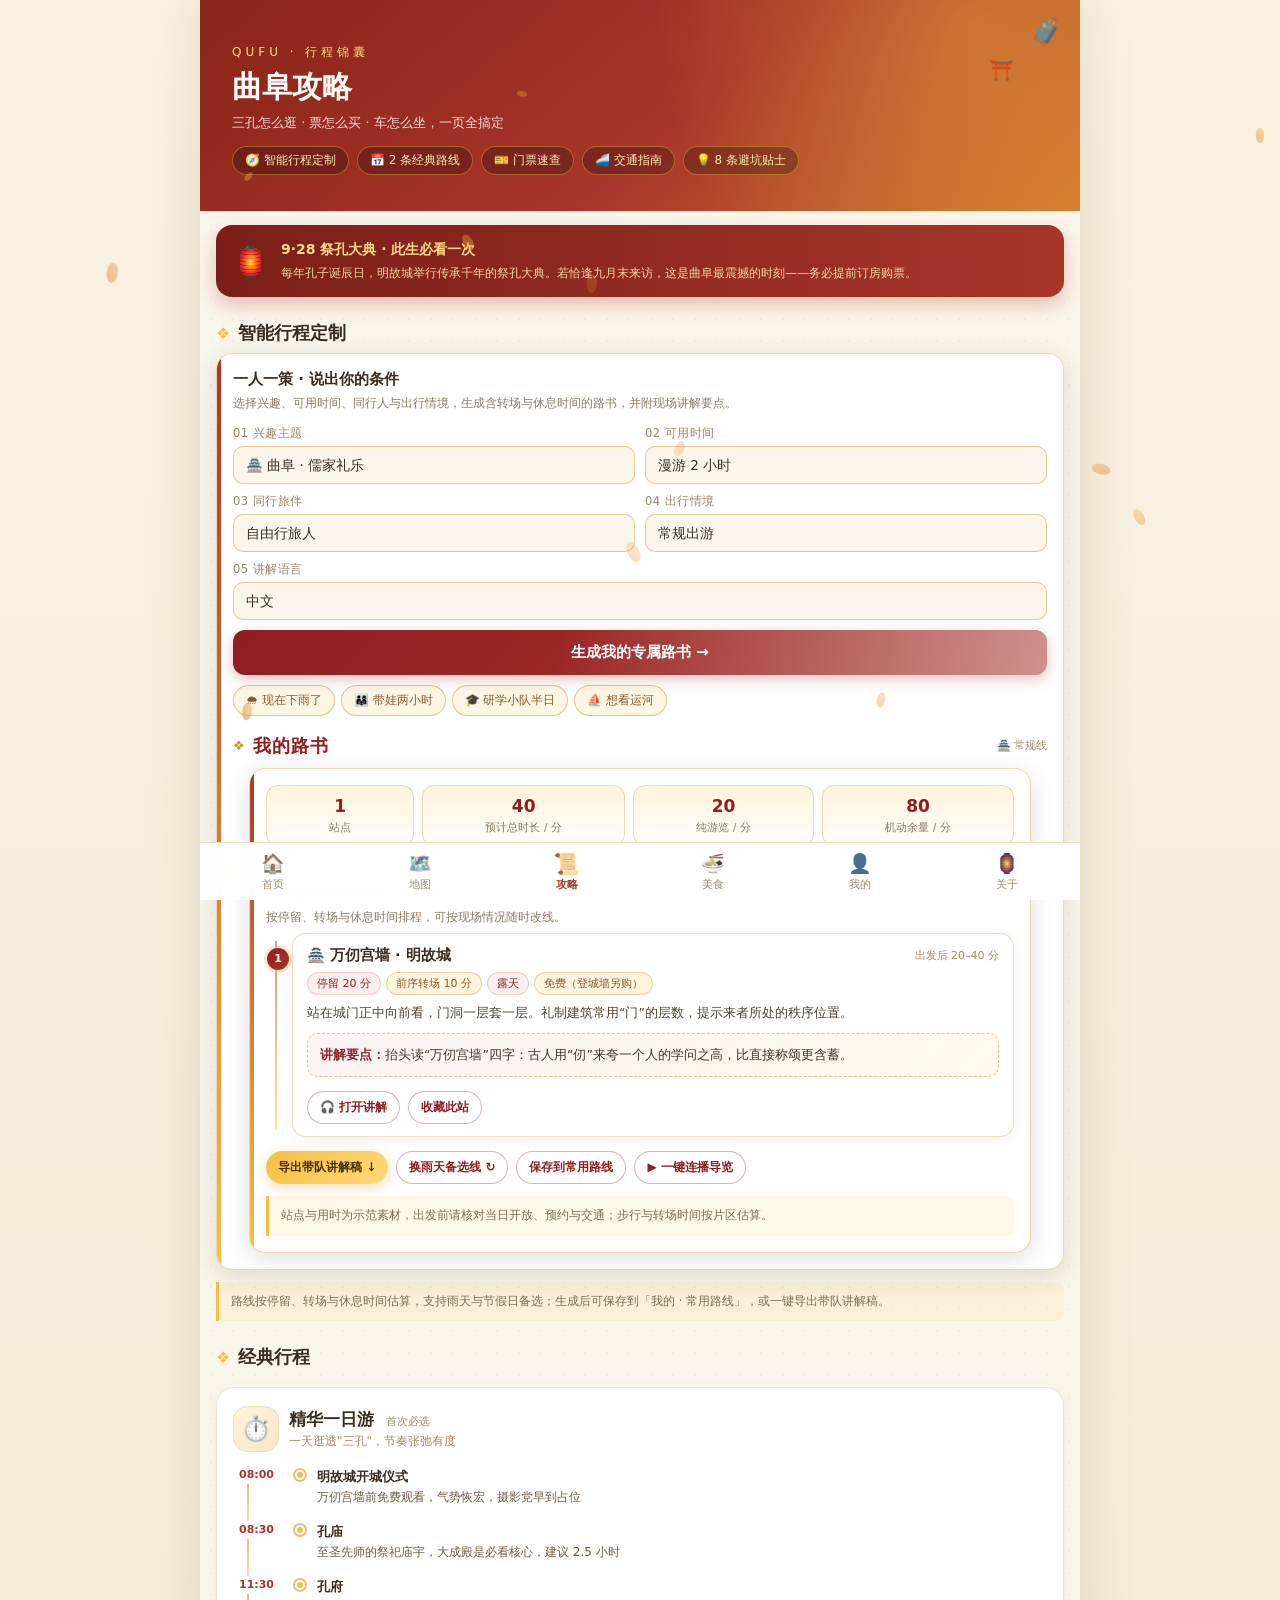
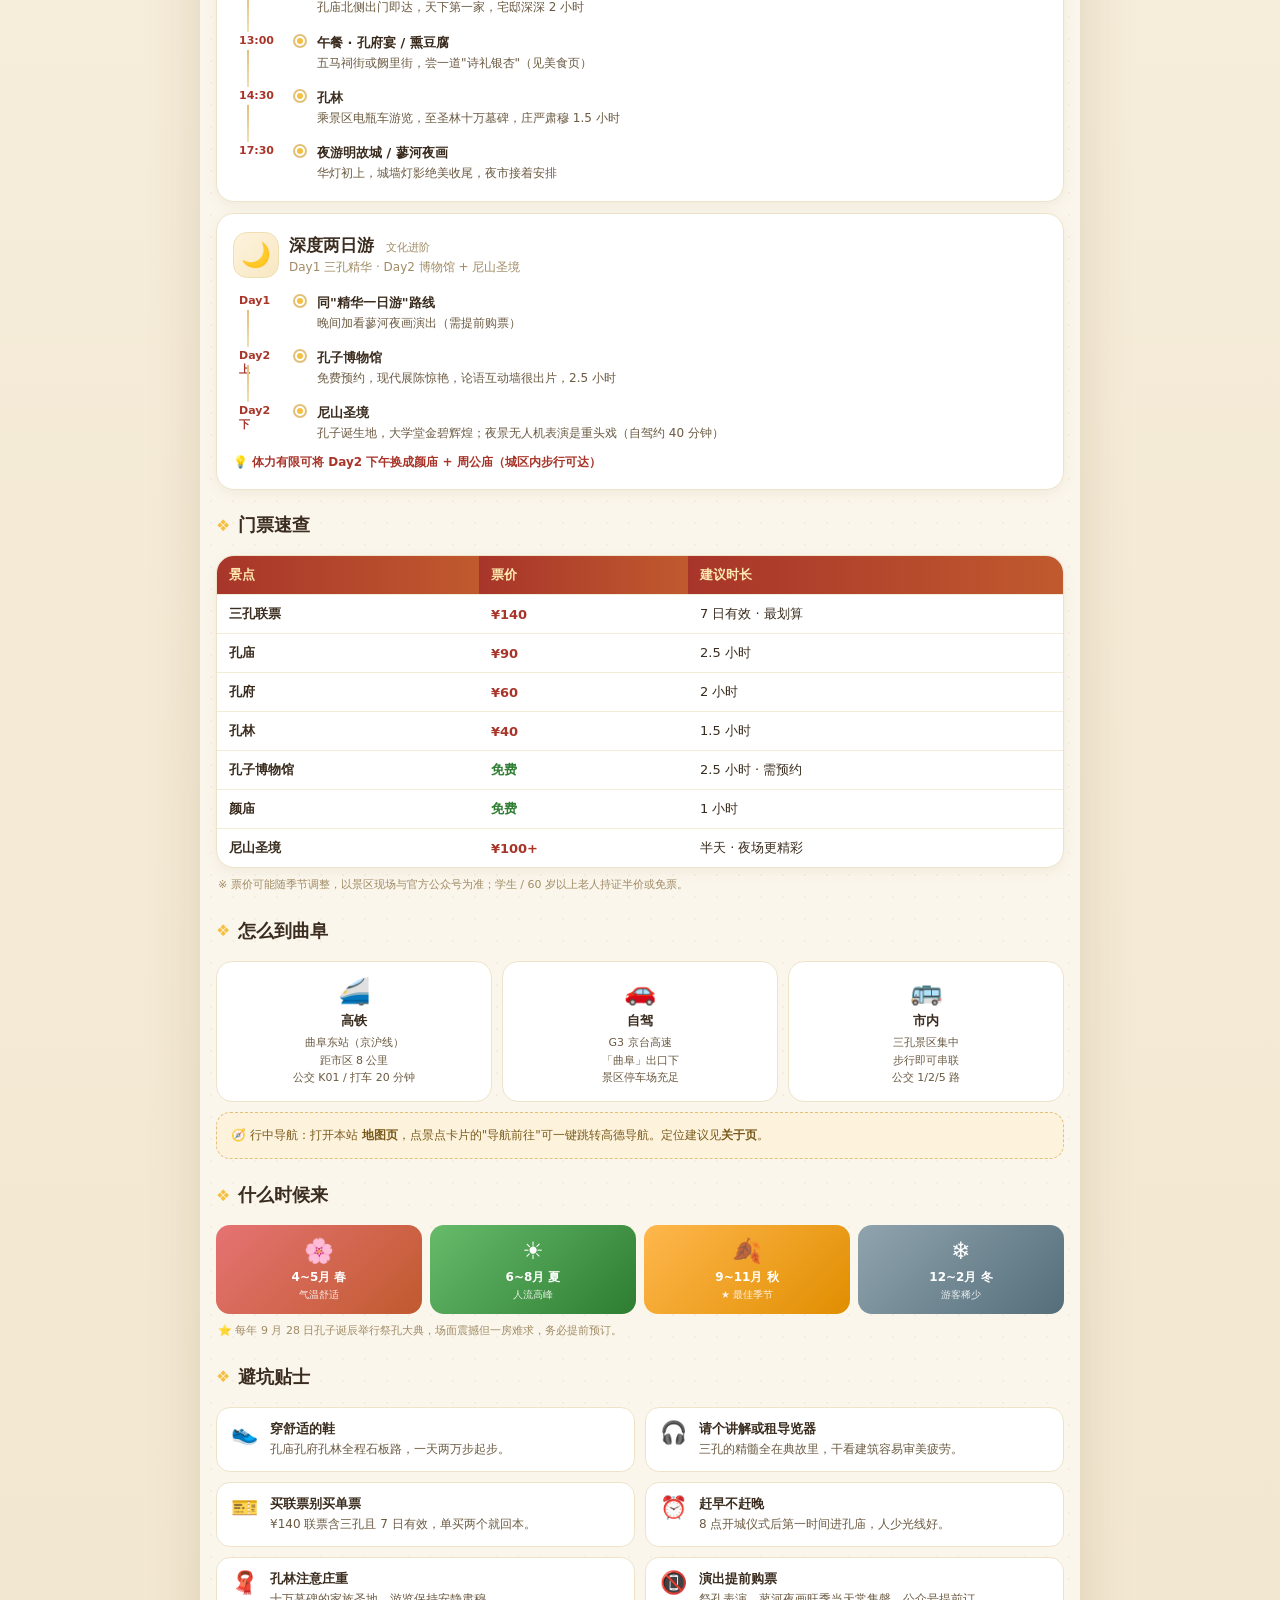
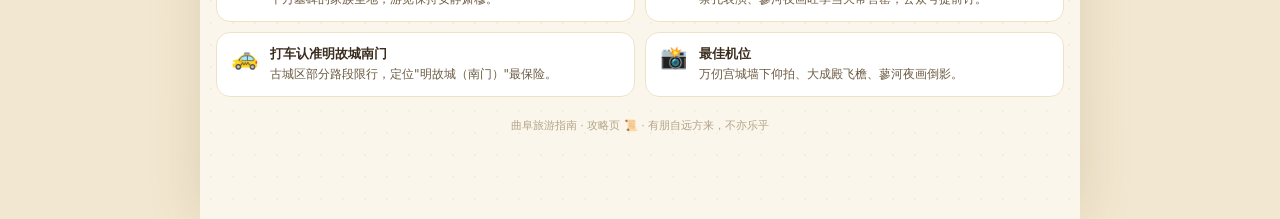
<file: guide.html>
<!DOCTYPE html>
<html lang="zh-CN">
<head>
<meta charset="UTF-8">
<meta name="viewport" content="width=device-width,initial-scale=1,maximum-scale=1,user-scalable=no">
<title>曲阜攻略 · 曲阜旅游指南</title>
<style>
  :root {
    --gold: #f5c042;
    --gold2: #ffdd85;
    --red: #a8352a;
    --ink: #3a2c1e;
    --paper: #fbf6ec;
  }
  * { margin: 0; padding: 0; box-sizing: border-box; -webkit-tap-highlight-color: transparent; }
  body {
    font-family: system-ui, -apple-system, "PingFang SC", "Microsoft YaHei", sans-serif;
    background: var(--paper); color: var(--ink);
    max-width: 560px; margin: 0 auto; min-height: 100vh; padding-bottom: 76px;
    background-image: radial-gradient(rgba(168, 53, 42, .05) 1px, transparent 1px);
    background-size: 22px 22px;
  }
  .hero {
    background: linear-gradient(140deg, #8a2418, #a8352a 55%, #d0782e);
    color: #fff7e8; padding: 34px 20px 28px; position: relative; overflow: hidden;
  }
  .hero::before {
    content: ""; position: absolute; inset: 0;
    background: radial-gradient(circle at 88% 12%, rgba(245, 192, 66, .35), transparent 40%);
  }
  .hero > * { position: relative; }
  .eyebrow { font-size: 12px; letter-spacing: 4px; color: var(--gold2); }
  .hero h1 {
    margin-top: 6px; font-size: 30px; font-weight: 900;
    background: linear-gradient(90deg, #fff, var(--gold2) 60%, var(--gold));
    -webkit-background-clip: text; background-clip: text; -webkit-text-fill-color: transparent;
    background-size: 200% auto; animation: shine 3.5s linear infinite;
  }
  @keyframes shine { to { background-position: 200% center; } }
  .float-emo { position: absolute; font-size: 26px; opacity: .5; animation: floaty 4s ease-in-out infinite; }
  .fe1 { top: 16px; right: 18px; }
  .fe2 { top: 58px; right: 66px; font-size: 20px; animation-delay: 1s; }
  @keyframes floaty { 0%,100% { transform: translateY(0) rotate(-6deg); } 50% { transform: translateY(-10px) rotate(8deg); } }
  /* ===== 祭孔大典横幅 ===== */
  .banner-card {
    margin: 14px 16px 0; border-radius: 16px; padding: 14px 16px; display: flex; gap: 12px; align-items: center;
    background: linear-gradient(90deg, #7a1f18, #a8352a); color: #ffe9b0;
    box-shadow: 0 8px 20px rgba(168, 53, 42, .3); animation: pop .5s both;
  }
  .banner-card .be { font-size: 30px; animation: floaty 3s ease-in-out infinite; }
  .banner-card b { font-size: 14px; color: var(--gold2); }
  .banner-card p { margin-top: 4px; font-size: 12px; line-height: 1.7; opacity: .9; }
  .sub { margin-top: 6px; font-size: 13px; opacity: .88; }
  .stats { display: flex; gap: 8px; margin-top: 14px; flex-wrap: wrap; }
  .stats span {
    font-size: 12px; padding: 5px 12px; border-radius: 999px;
    background: rgba(0, 0, 0, .25); border: 1px solid rgba(245, 192, 66, .4); color: #ffe9b0;
  }
  .sect { padding: 24px 16px 8px; display: flex; align-items: center; gap: 8px; }
  .sect h2 { font-size: 18px; font-weight: 900; }
  .sect .orn { color: var(--gold); }
  /* ===== 路线卡 ===== */
  .route {
    margin: 10px 16px 0; background: #fff; border: 1px solid #eee2c8; border-radius: 18px;
    padding: 18px 16px; box-shadow: 0 4px 14px rgba(120, 80, 30, .07);
    animation: pop .5s both;
  }
  .route .rt-head { display: flex; align-items: center; gap: 10px; }
  .route .rt-emo {
    font-size: 24px; width: 46px; height: 46px; display: grid; place-items: center;
    background: linear-gradient(135deg, #fdf3dd, #f8e7c2); border-radius: 14px;
    border: 1px solid #f0dfb2;
  }
  .route h3 { font-size: 17px; font-weight: 900; }
  .route h3 small { font-size: 11px; font-weight: 400; color: #a08b64; margin-left: 6px; }
  .route .rt-sub { font-size: 12px; color: #a08b64; margin-top: 2px; }
  .route .btn-line { margin-top: 10px; font-size: 12px; color: var(--red); font-weight: 700; }
  /* 时间轴 */
  .tl { margin-top: 14px; padding-left: 6px; }
  .tl-item { display: flex; gap: 12px; position: relative; padding-bottom: 14px; }
  .tl-item:last-child { padding-bottom: 0; }
  .tl-item::before {
    content: ""; position: absolute; left: 8px; top: 18px; bottom: 0; width: 2px;
    background: linear-gradient(#e2c07a, #f0dfb2);
  }
  .tl-item:last-child::before { display: none; }
  .tl-time { flex: none; width: 44px; font-size: 11px; font-weight: 800; color: var(--red); padding-top: 2px; }
  .tl-dot { flex: none; width: 10px; height: 10px; border-radius: 50%; background: var(--gold); border: 2px solid #fff; box-shadow: 0 0 0 2px #e2c07a; margin-top: 4px; z-index: 1; }
  .tl-body b { font-size: 13px; }
  .tl-body p { font-size: 12px; color: #6b5a42; line-height: 1.6; margin-top: 2px; }
  /* ===== 门票表 ===== */
  .ticket {
    margin: 10px 16px 0; background: #fff; border: 1px solid #eee2c8; border-radius: 18px;
    overflow: hidden; box-shadow: 0 4px 14px rgba(120, 80, 30, .07);
  }
  .ticket table { width: 100%; border-collapse: collapse; font-size: 13px; }
  .ticket th { background: linear-gradient(90deg, #a8352a, #c05a2e); color: #ffe9b0; padding: 10px 12px; text-align: left; font-weight: 700; }
  .ticket td { padding: 10px 12px; border-top: 1px solid #f3ecd9; }
  .ticket tr td:first-child { font-weight: 800; }
  .ticket .p { color: var(--red); font-weight: 800; }
  .ticket .free { color: #2e7d32; font-weight: 800; }
  .ticket-note { margin: 8px 18px 0; font-size: 11px; color: #a08b64; line-height: 1.7; }
  /* ===== 交通卡 ===== */
  .trans { display: grid; grid-template-columns: 1fr 1fr 1fr; gap: 10px; margin: 10px 16px 0; }
  .tr-card {
    background: #fff; border: 1px solid #eee2c8; border-radius: 16px; padding: 14px 10px;
    text-align: center; animation: pop .5s both;
  }
  .tr-card .e { font-size: 26px; }
  .tr-card b { display: block; margin-top: 6px; font-size: 13px; }
  .tr-card p { margin-top: 4px; font-size: 11px; color: #6b5a42; line-height: 1.6; }
  .tr-tip {
    margin: 10px 16px 0; padding: 12px 14px; border-radius: 14px; font-size: 12px; line-height: 1.8;
    background: #fdf3dd; border: 1px dashed #e2c07a; color: #7a5a1a;
  }
  /* ===== 贴士 ===== */
  .tips { margin: 10px 16px 0; display: grid; gap: 10px; }
  .tip {
    display: flex; gap: 12px; background: #fff; border: 1px solid #eee2c8; border-radius: 14px;
    padding: 12px 14px; align-items: flex-start; animation: pop .5s both;
  }
  .tip .e { font-size: 22px; }
  .tip b { font-size: 13px; display: block; }
  .tip p { font-size: 12px; color: #6b5a42; line-height: 1.6; margin-top: 2px; }
  .season {
    margin: 10px 16px 0; display: flex; gap: 8px;
  }
  .se-card {
    flex: 1; border-radius: 14px; padding: 12px 8px; text-align: center; color: #fff;
    animation: pop .5s both;
  }
  .se-card .e { font-size: 24px; }
  .se-card b { display: block; font-size: 12px; margin-top: 4px; }
  .se-card p { font-size: 10px; opacity: .85; margin-top: 2px; }
  .se-a { background: linear-gradient(135deg, #e57373, #c05a2e); }
  .se-b { background: linear-gradient(135deg, #66bb6a, #2e7d32); }
  .se-c { background: linear-gradient(135deg, #ffb74d, #e08e00); }
  .se-d { background: linear-gradient(135deg, #90a4ae, #546e7a); }
  @keyframes pop { from { transform: scale(.96); opacity: 0; } to { transform: scale(1); opacity: 1; } }
  .foot-note { text-align: center; font-size: 11px; color: #b3a488; padding: 20px 0 10px; }
  /* ===== 底部导航 ===== */
  .tabbar {
    position: fixed; bottom: 0; left: 50%; transform: translateX(-50%);
    width: 100%; max-width: 560px;
    display: grid; grid-template-columns: repeat(6, 1fr);
    background: rgba(255, 255, 255, .96); backdrop-filter: blur(10px);
    border-top: 1px solid #eee0c2; z-index: 99;
  }
  .tabbar a { text-align: center; padding: 9px 0 8px; text-decoration: none; color: #9a8a70; font-size: 11px; }
  .tabbar a span { display: block; font-size: 19px; margin-bottom: 2px; filter: grayscale(60%); }
  .tabbar a.on { color: var(--red); font-weight: 700; }
  .tabbar a.on span { filter: none; transform: scale(1.12); }
  @media (min-width: 1024px) {
    body { max-width: 880px; }
    .tabbar { max-width: 880px; }
    .tips { grid-template-columns: repeat(2, 1fr); }
    .hero { padding: 44px 32px 36px; }
  }
</style>
<link rel="stylesheet" href="./rufu.css">
<script defer src="./rufu.js"></script>
</head>
<body>

<header class="hero">
  <div class="float-emo fe1">🧳</div>
  <div class="float-emo fe2">⛩️</div>
  <div class="eyebrow">QUFU · 行程锦囊</div>
  <h1>曲阜攻略</h1>
  <div class="sub">三孔怎么逛 · 票怎么买 · 车怎么坐，一页全搞定</div>
  <div class="stats">
    <span>🧭 智能行程定制</span>
    <span>📅 2 条经典路线</span>
    <span>🎫 门票速查</span>
    <span>🚄 交通指南</span>
    <span>💡 8 条避坑贴士</span>
  </div>
</header>

<div class="banner-card">
  <div class="be">🏮</div>
  <div>
    <b>9·28 祭孔大典 · 此生必看一次</b>
    <p>每年孔子诞辰日，明故城举行传承千年的祭孔大典。若恰逢九月末来访，这是曲阜最震撼的时刻——务必提前订房购票。</p>
  </div>
</div>

<div class="sect"><span class="orn">❖</span><h2>智能行程定制</h2></div>
<div class="rf-panel" id="rfPlanner"><noscript>请开启 JavaScript 后使用行程定制功能。</noscript></div>
<div class="rf-note" style="margin:12px 16px 0">路线按停留、转场与休息时间估算，支持雨天与节假日备选；生成后可保存到「我的 · 常用路线」，或一键导出带队讲解稿。</div>

<div class="sect"><span class="orn">❖</span><h2>经典行程</h2></div>

<div class="route" style="animation-delay:.1s">
  <div class="rt-head">
    <div class="rt-emo">⏱️</div>
    <div>
      <h3>精华一日游 <small>首次必选</small></h3>
      <div class="rt-sub">一天逛透"三孔"，节奏张弛有度</div>
    </div>
  </div>
  <div class="tl">
    <div class="tl-item"><span class="tl-time">08:00</span><span class="tl-dot"></span><div class="tl-body"><b>明故城开城仪式</b><p>万仞宫墙前免费观看，气势恢宏，摄影党早到占位</p></div></div>
    <div class="tl-item"><span class="tl-time">08:30</span><span class="tl-dot"></span><div class="tl-body"><b>孔庙</b><p>至圣先师的祭祀庙宇，大成殿是必看核心，建议 2.5 小时</p></div></div>
    <div class="tl-item"><span class="tl-time">11:30</span><span class="tl-dot"></span><div class="tl-body"><b>孔府</b><p>孔庙北侧出门即达，天下第一家，宅邸深深 2 小时</p></div></div>
    <div class="tl-item"><span class="tl-time">13:00</span><span class="tl-dot"></span><div class="tl-body"><b>午餐 · 孔府宴 / 熏豆腐</b><p>五马祠街或阙里街，尝一道"诗礼银杏"（见美食页）</p></div></div>
    <div class="tl-item"><span class="tl-time">14:30</span><span class="tl-dot"></span><div class="tl-body"><b>孔林</b><p>乘景区电瓶车游览，至圣林十万墓碑，庄严肃穆 1.5 小时</p></div></div>
    <div class="tl-item"><span class="tl-time">17:30</span><span class="tl-dot"></span><div class="tl-body"><b>夜游明故城 / 蓼河夜画</b><p>华灯初上，城墙灯影绝美收尾，夜市接着安排</p></div></div>
  </div>
</div>

<div class="route" style="animation-delay:.18s">
  <div class="rt-head">
    <div class="rt-emo">🌙</div>
    <div>
      <h3>深度两日游 <small>文化进阶</small></h3>
      <div class="rt-sub">Day1 三孔精华 · Day2 博物馆 + 尼山圣境</div>
    </div>
  </div>
  <div class="tl">
    <div class="tl-item"><span class="tl-time">Day1</span><span class="tl-dot"></span><div class="tl-body"><b>同"精华一日游"路线</b><p>晚间加看蓼河夜画演出（需提前购票）</p></div></div>
    <div class="tl-item"><span class="tl-time">Day2 上</span><span class="tl-dot"></span><div class="tl-body"><b>孔子博物馆</b><p>免费预约，现代展陈惊艳，论语互动墙很出片，2.5 小时</p></div></div>
    <div class="tl-item"><span class="tl-time">Day2 下</span><span class="tl-dot"></span><div class="tl-body"><b>尼山圣境</b><p>孔子诞生地，大学堂金碧辉煌；夜景无人机表演是重头戏（自驾约 40 分钟）</p></div></div>
  </div>
  <div class="btn-line">💡 体力有限可将 Day2 下午换成颜庙 + 周公庙（城区内步行可达）</div>
</div>

<div class="sect"><span class="orn">❖</span><h2>门票速查</h2></div>
<div class="ticket" style="animation-delay:.24s">
  <table>
    <tr><th>景点</th><th>票价</th><th>建议时长</th></tr>
    <tr><td>三孔联票</td><td class="p">¥140</td><td>7 日有效 · 最划算</td></tr>
    <tr><td>孔庙</td><td class="p">¥90</td><td>2.5 小时</td></tr>
    <tr><td>孔府</td><td class="p">¥60</td><td>2 小时</td></tr>
    <tr><td>孔林</td><td class="p">¥40</td><td>1.5 小时</td></tr>
    <tr><td>孔子博物馆</td><td class="free">免费</td><td>2.5 小时 · 需预约</td></tr>
    <tr><td>颜庙</td><td class="free">免费</td><td>1 小时</td></tr>
    <tr><td>尼山圣境</td><td class="p">¥100+</td><td>半天 · 夜场更精彩</td></tr>
  </table>
</div>
<div class="ticket-note">※ 票价可能随季节调整，以景区现场与官方公众号为准；学生 / 60 岁以上老人持证半价或免票。</div>

<div class="sect"><span class="orn">❖</span><h2>怎么到曲阜</h2></div>
<div class="trans">
  <div class="tr-card" style="animation-delay:.28s"><div class="e">🚄</div><b>高铁</b><p>曲阜东站（京沪线）<br>距市区 8 公里<br>公交 K01 / 打车 20 分钟</p></div>
  <div class="tr-card" style="animation-delay:.34s"><div class="e">🚗</div><b>自驾</b><p>G3 京台高速<br>「曲阜」出口下<br>景区停车场充足</p></div>
  <div class="tr-card" style="animation-delay:.4s"><div class="e">🚌</div><b>市内</b><p>三孔景区集中<br>步行即可串联<br>公交 1/2/5 路</p></div>
</div>
<div class="tr-tip">🧭 行中导航：打开本站 <b>地图页</b>，点景点卡片的"导航前往"可一键跳转高德导航。定位建议见<b>关于页</b>。</div>

<div class="sect"><span class="orn">❖</span><h2>什么时候来</h2></div>
<div class="season">
  <div class="se-card se-a" style="animation-delay:.1s"><div class="e">🌸</div><b>4~5月 春</b><p>气温舒适</p></div>
  <div class="se-card se-b" style="animation-delay:.16s"><div class="e">☀️</div><b>6~8月 夏</b><p>人流高峰</p></div>
  <div class="se-card se-c" style="animation-delay:.22s"><div class="e">🍂</div><b>9~11月 秋</b><p>★ 最佳季节</p></div>
  <div class="se-card se-d" style="animation-delay:.28s"><div class="e">❄️</div><b>12~2月 冬</b><p>游客稀少</p></div>
</div>
<div class="ticket-note">⭐ 每年 9 月 28 日孔子诞辰举行祭孔大典，场面震撼但一房难求，务必提前预订。</div>

<div class="sect"><span class="orn">❖</span><h2>避坑贴士</h2></div>
<div class="tips">
  <div class="tip" style="animation-delay:.1s"><span class="e">👟</span><div><b>穿舒适的鞋</b><p>孔庙孔府孔林全程石板路，一天两万步起步。</p></div></div>
  <div class="tip" style="animation-delay:.16s"><span class="e">🎧</span><div><b>请个讲解或租导览器</b><p>三孔的精髓全在典故里，干看建筑容易审美疲劳。</p></div></div>
  <div class="tip" style="animation-delay:.22s"><span class="e">🎫</span><div><b>买联票别买单票</b><p>¥140 联票含三孔且 7 日有效，单买两个就回本。</p></div></div>
  <div class="tip" style="animation-delay:.28s"><span class="e">⏰</span><div><b>赶早不赶晚</b><p>8 点开城仪式后第一时间进孔庙，人少光线好。</p></div></div>
  <div class="tip" style="animation-delay:.34s"><span class="e">🧣</span><div><b>孔林注意庄重</b><p>十万墓碑的家族圣地，游览保持安静肃穆。</p></div></div>
  <div class="tip" style="animation-delay:.4s"><span class="e">📵</span><div><b>演出提前购票</b><p>祭孔表演、蓼河夜画旺季当天常售罄，公众号提前订。</p></div></div>
  <div class="tip" style="animation-delay:.46s"><span class="e">🚕</span><div><b>打车认准明故城南门</b><p>古城区部分路段限行，定位"明故城（南门）"最保险。</p></div></div>
  <div class="tip" style="animation-delay:.52s"><span class="e">📸</span><div><b>最佳机位</b><p>万仞宫城墙下仰拍、大成殿飞檐、蓼河夜画倒影。</p></div></div>
</div>

<div class="foot-note">曲阜旅游指南 · 攻略页 📜 · 有朋自远方来，不亦乐乎</div>

<nav class="tabbar">
  <a href="./home.html"><span>🏠</span>首页</a>
  <a href="./map.html"><span>🗺️</span>地图</a>
  <a class="on" href="./guide.html"><span>📜</span>攻略</a>
  <a href="./food.html"><span>🍜</span>美食</a>
  <a href="./me.html"><span>👤</span>我的</a>
  <a href="./about.html"><span>🏮</span>关于</a>
</nav>

</body>
</html>
</file>
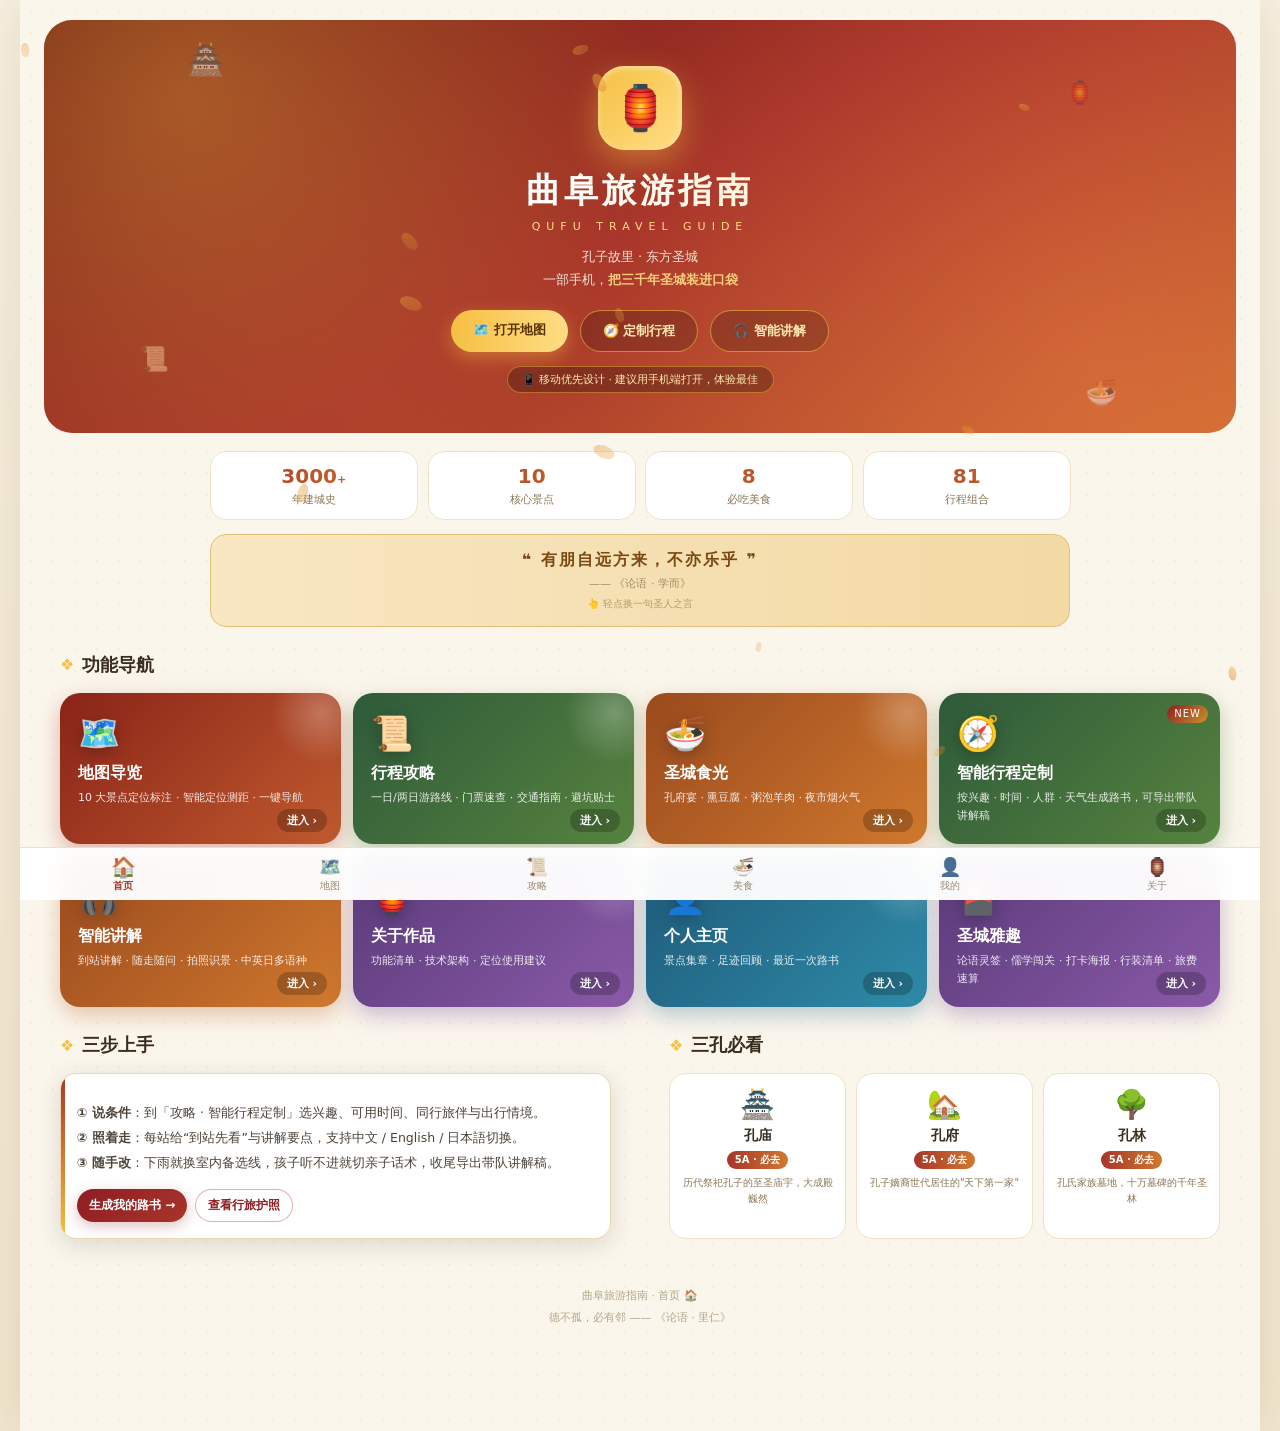
<file: home.html>
<!DOCTYPE html>
<html lang="zh-CN">
<head>
<meta charset="UTF-8">
<meta name="viewport" content="width=device-width,initial-scale=1,maximum-scale=1,user-scalable=no">
<title>曲阜旅游指南 · 首页</title>
<style>
  :root {
    --gold: #f5c042;
    --gold2: #ffdd85;
    --red: #a8352a;
    --ink: #3a2c1e;
    --paper: #fbf6ec;
  }
  * { margin: 0; padding: 0; box-sizing: border-box; -webkit-tap-highlight-color: transparent; }
  body {
    font-family: system-ui, -apple-system, "PingFang SC", "Microsoft YaHei", sans-serif;
    background: var(--paper); color: var(--ink);
    max-width: 560px; margin: 0 auto; min-height: 100vh; padding-bottom: 78px;
    background-image: radial-gradient(rgba(168, 53, 42, .05) 1px, transparent 1px);
    background-size: 22px 22px;
  }
  /* ===== 主横幅 ===== */
  .hero {
    position: relative; overflow: hidden; text-align: center;
    background: linear-gradient(150deg, #6e1a12 0%, #a8352a 50%, #c96b2e 100%);
    color: #fff7e8; padding: 46px 20px 40px;
  }
  .hero::before {
    content: ""; position: absolute; inset: 0;
    background:
      radial-gradient(circle at 12% 18%, rgba(245, 192, 66, .35), transparent 42%),
      radial-gradient(circle at 88% 82%, rgba(255, 130, 80, .3), transparent 46%);
  }
  .hero > * { position: relative; }
  .hero .logo {
    width: 84px; height: 84px; margin: 0 auto; border-radius: 26px; font-size: 44px;
    display: grid; place-items: center;
    background: linear-gradient(135deg, var(--gold), var(--gold2));
    box-shadow: 0 12px 32px rgba(245, 192, 66, .45), inset 0 2px 6px rgba(255, 255, 255, .5);
    animation: breathe 3.2s ease-in-out infinite;
  }
  @keyframes breathe { 0%,100% { transform: scale(1) rotate(-2deg); } 50% { transform: scale(1.08) rotate(2deg); } }
  .hero h1 {
    margin-top: 18px; font-size: 34px; font-weight: 900; letter-spacing: 4px;
    background: linear-gradient(90deg, #fff 20%, var(--gold2) 55%, var(--gold) 80%);
    -webkit-background-clip: text; background-clip: text; -webkit-text-fill-color: transparent;
    background-size: 200% auto; animation: shine 3.5s linear infinite;
  }
  @keyframes shine { to { background-position: 200% center; } }
  .hero .en { margin-top: 6px; font-size: 11px; letter-spacing: 6px; color: var(--gold2); }
  .hero .desc { margin-top: 12px; font-size: 13px; opacity: .9; line-height: 1.8; }
  .hero .desc b { color: var(--gold2); }
  .ctas { margin-top: 18px; display: flex; gap: 12px; justify-content: center; }
  .ctas a {
    text-decoration: none; font-size: 13px; font-weight: 800; padding: 11px 22px; border-radius: 999px;
    transition: transform .15s;
  }
  .ctas a:active { transform: scale(.94); }
  .cta-gold { background: linear-gradient(90deg, var(--gold), var(--gold2)); color: #5a3200; box-shadow: 0 6px 18px rgba(245, 192, 66, .4); }
  .cta-ghost { color: #ffe9b0; border: 1.5px solid rgba(245, 192, 66, .6); background: rgba(0, 0, 0, .18); }
  /* 浮动装饰 */
  .float-emo { position: absolute; opacity: .45; animation: floaty 4.5s ease-in-out infinite; }
  .fe1 { font-size: 30px; top: 22px; left: 12%; }
  .fe2 { font-size: 22px; top: 60px; right: 12%; animation-delay: 1s; }
  .fe3 { font-size: 24px; bottom: 60px; left: 8%; animation-delay: 2s; }
  .fe4 { font-size: 26px; bottom: 26px; right: 10%; animation-delay: 3s; }
  @keyframes floaty { 0%,100% { transform: translateY(0) rotate(-8deg); } 50% { transform: translateY(-12px) rotate(10deg); } }
  /* ===== 圣城数据条 ===== */
  .statbar { display: grid; grid-template-columns: repeat(4, 1fr); margin: 16px 16px 0; gap: 10px; }
  .st {
    background: #fff; border: 1px solid #eee2c8; border-radius: 16px; text-align: center;
    padding: 12px 4px; animation: pop .5s both;
  }
  .st b { display: block; font-size: 20px; font-weight: 900; background: linear-gradient(90deg, var(--red), #d0782e); -webkit-background-clip: text; background-clip: text; -webkit-text-fill-color: transparent; }
  .st span { font-size: 11px; color: #8a7657; }
  /* ===== 论语横条 ===== */
  .quote {
    margin: 14px 16px 0; padding: 15px 18px; border-radius: 16px; text-align: center;
    background: linear-gradient(90deg, #f8e7c2, #f3d9a4); border: 1px solid #e2c07a;
    animation: pop .5s .1s both;
  }
  .quote .qt { font-size: 16px; font-weight: 800; color: #7a4a12; letter-spacing: 2px; }
  .quote .qs { margin-top: 5px; font-size: 11px; color: #a08b64; }
  .quote .tap { margin-top: 6px; font-size: 10px; color: #b39a6a; animation: blink 1.6s ease-in-out infinite; }
  @keyframes blink { 0%,100% { opacity: .35; } 50% { opacity: 1; } }
  /* ===== 功能入口 ===== */
  .sect { padding: 26px 16px 6px; display: flex; align-items: center; gap: 8px; }
  .sect h2 { font-size: 18px; font-weight: 900; }
  .sect .orn { color: var(--gold); }
  .menu { display: grid; grid-template-columns: 1fr 1fr; gap: 12px; margin: 10px 16px 0; }
  .mcard {
    position: relative; overflow: hidden; border-radius: 20px; padding: 18px 16px; color: #fff;
    text-decoration: none; display: block; animation: pop .5s both; transition: transform .15s;
  }
  .mcard:active { transform: scale(.96); }
  .mcard::after {
    content: ""; position: absolute; right: -30px; top: -30px; width: 100px; height: 100px;
    border-radius: 50%; background: radial-gradient(rgba(255, 255, 255, .25), transparent 70%);
  }
  .mcard .me { font-size: 34px; filter: drop-shadow(0 4px 8px rgba(0, 0, 0, .25)); }
  .mcard b { display: block; margin-top: 10px; font-size: 16px; font-weight: 900; }
  .mcard p { margin-top: 5px; font-size: 11px; line-height: 1.6; opacity: .88; }
  .mcard .go {
    position: absolute; right: 14px; bottom: 12px; font-size: 11px; font-weight: 800;
    color: #fff; background: rgba(0, 0, 0, .22); padding: 4px 10px; border-radius: 999px;
  }
  .mc1 { background: linear-gradient(135deg, #8a2418, #c05a2e); box-shadow: 0 8px 22px rgba(168, 53, 42, .35); }
  .mc2 { background: linear-gradient(135deg, #2e5a3a, #57833f); box-shadow: 0 8px 22px rgba(70, 120, 60, .35); }
  .mc3 { background: linear-gradient(135deg, #9a4a1e, #d0782e); box-shadow: 0 8px 22px rgba(180, 100, 40, .35); }
  .mc4 { background: linear-gradient(135deg, #5a3a7a, #8a5aa8); box-shadow: 0 8px 22px rgba(110, 70, 150, .35); }
  .mc5 { background: linear-gradient(135deg, #1f5a7a, #2e8ba8); box-shadow: 0 8px 22px rgba(50, 110, 150, .35); }
  @keyframes pop { from { transform: scale(.94); opacity: 0; } to { transform: scale(1); opacity: 1; } }
  /* ===== 三孔必看 ===== */
  .must { display: grid; grid-template-columns: 1fr 1fr 1fr; gap: 10px; margin: 10px 16px 0; }
  .mst {
    background: #fff; border: 1px solid #eee2c8; border-radius: 16px; padding: 14px 10px; text-align: center;
    animation: pop .5s both; transition: transform .15s;
  }
  .mst:active { transform: scale(.96); }
  .mst .me { font-size: 28px; }
  .mst b { display: block; margin-top: 6px; font-size: 14px; }
  .mst .lv { display: inline-block; margin-top: 6px; font-size: 10px; font-weight: 800; color: #fff; padding: 2px 8px; border-radius: 999px; background: linear-gradient(90deg, var(--red), #d0782e); }
  .mst p { margin-top: 6px; font-size: 10px; color: #8a7657; line-height: 1.6; }
  .foot-note { text-align: center; font-size: 11px; color: #b3a488; padding: 24px 0 10px; line-height: 2; }
  /* ===== 底部导航 ===== */
  .tabbar {
    position: fixed; bottom: 0; left: 50%; transform: translateX(-50%);
    width: 100%; max-width: 560px;
    display: grid; grid-template-columns: repeat(6, 1fr);
    background: rgba(255, 255, 255, .96); backdrop-filter: blur(10px);
    border-top: 1px solid #eee0c2; z-index: 99;
  }
  .tabbar a { text-align: center; padding: 8px 0 7px; text-decoration: none; color: #9a8a70; font-size: 10px; }
  .tabbar a span { display: block; font-size: 18px; margin-bottom: 2px; filter: grayscale(60%); }
  .tabbar a.on { color: var(--red); font-weight: 700; }
  .tabbar a.on span { filter: none; transform: scale(1.12); }
  /* ===== 桌面端：仪表盘式布局（≥1024px） ===== */
  @media (min-width: 1024px) {
    body {
      max-width: 1240px;
      display: grid;
      grid-template-columns: 1fr 1fr;
      gap: 0 26px;
      padding: 0 24px 92px;
    }
    .hero { grid-column: 1 / -1; margin-top: 20px; border-radius: 28px; }
    .statbar { grid-column: 1 / -1; justify-self: center; width: 100%; max-width: 860px; margin-top: 18px; }
    .quote { grid-column: 1 / -1; justify-self: center; width: 100%; max-width: 860px; margin-top: 14px; }
    /* 功能导航：4 列横排 */
    .sect:nth-of-type(3) { grid-column: 1 / -1; grid-row: 4; }
    .menu { grid-column: 1 / -1; grid-row: 5; grid-template-columns: repeat(4, 1fr); }
    /* 左栏：三步上手；右栏：三孔必看 */
    .sect:nth-of-type(5) { grid-column: 1; grid-row: 6; }
    div.rf-panel { grid-column: 1; grid-row: 7; margin-top: 10px; }
    .sect:nth-of-type(7) { grid-column: 2; grid-row: 6; }
    .must { grid-column: 2; grid-row: 7; margin-top: 10px; }
    .foot-note { grid-column: 1 / -1; grid-row: 8; margin-top: 22px; }
    .mcard { padding: 20px 18px; }
    .tabbar { max-width: 1240px; }
  }
</style>
<link rel="stylesheet" href="./rufu.css">
<script defer src="./rufu.js"></script>
</head>
<body>

<header class="hero">
  <div class="float-emo fe1">🏯</div>
  <div class="float-emo fe2">🏮</div>
  <div class="float-emo fe3">📜</div>
  <div class="float-emo fe4">🍜</div>
  <div class="logo">🏮</div>
  <h1>曲阜旅游指南</h1>
  <div class="en">QUFU TRAVEL GUIDE</div>
  <div class="desc">孔子故里 · 东方圣城<br>一部手机，<b>把三千年圣城装进口袋</b></div>
  <div class="ctas" style="flex-wrap:wrap">
    <a class="cta-gold" href="./map.html">🗺️ 打开地图</a>
    <a class="cta-ghost" href="./guide.html#rfPlanner">🧭 定制行程</a>
    <a class="cta-ghost" href="./map.html#talk">🎧 智能讲解</a>
  </div>
  <div style="margin-top:14px;display:inline-block;font-size:11px;padding:5px 14px;border-radius:999px;background:rgba(0,0,0,.25);border:1px solid rgba(245,192,66,.45);color:#ffe9b0;">
    📱 移动优先设计 · 建议用手机端打开，体验最佳
  </div>
</header>

<div class="statbar">
  <div class="st" style="animation-delay:.1s"><b>3000<small style="font-size:11px">+</small></b><span>年建城史</span></div>
  <div class="st" style="animation-delay:.16s"><b>10</b><span>核心景点</span></div>
  <div class="st" style="animation-delay:.22s"><b>8</b><span>必吃美食</span></div>
  <div class="st" style="animation-delay:.28s"><b>81</b><span>行程组合</span></div>
</div>

<div class="quote" id="quoteCard">
  <div class="qt" id="qt">❝ 有朋自远方来，不亦乐乎 ❞</div>
  <div class="qs" id="qs">—— 《论语 · 学而》</div>
  <div class="tap">👆 轻点换一句圣人之言</div>
</div>

<div class="sect"><span class="orn">❖</span><h2>功能导航</h2></div>
<div class="menu">
  <a class="mcard mc1" href="./map.html" style="animation-delay:.1s">
    <div class="me">🗺️</div><b>地图导览</b>
    <p>10 大景点定位标注 · 智能定位测距 · 一键导航</p>
    <span class="go">进入 ›</span>
  </a>
  <a class="mcard mc2" href="./guide.html" style="animation-delay:.16s">
    <div class="me">📜</div><b>行程攻略</b>
    <p>一日/两日游路线 · 门票速查 · 交通指南 · 避坑贴士</p>
    <span class="go">进入 ›</span>
  </a>
  <a class="mcard mc3" href="./food.html" style="animation-delay:.22s">
    <div class="me">🍜</div><b>圣城食光</b>
    <p>孔府宴 · 熏豆腐 · 粥泡羊肉 · 夜市烟火气</p>
    <span class="go">进入 ›</span>
  </a>
  <a class="mcard mc2 rf-newcard" href="./guide.html#rfPlanner" style="animation-delay:.26s">
    <div class="me">🧭</div><b>智能行程定制</b>
    <p>按兴趣 · 时间 · 人群 · 天气生成路书，可导出带队讲解稿</p>
    <span class="go">进入 ›</span>
  </a>
  <a class="mcard mc3 rf-newcard" href="./map.html#talk" style="animation-delay:.3s">
    <div class="me">🎧</div><b>智能讲解</b>
    <p>到站讲解 · 随走随问 · 拍照识景 · 中英日多语种</p>
    <span class="go">进入 ›</span>
  </a>
  <a class="mcard mc4" href="./about.html" style="animation-delay:.34s">
    <div class="me">🏮</div><b>关于作品</b>
    <p>功能清单 · 技术架构 · 定位使用建议</p>
    <span class="go">进入 ›</span>
  </a>
  <a class="mcard mc5" href="./me.html" style="animation-delay:.34s">
    <div class="me">👤</div><b>个人主页</b>
    <p>景点集章 · 足迹回顾 · 最近一次路书</p>
    <span class="go">进入 ›</span>
  </a>
  <a class="mcard mc4 rf-newcard" href="./fun.html" style="animation-delay:.38s">
    <div class="me">🎴</div><b>圣城雅趣</b>
    <p>论语灵签 · 儒学闯关 · 打卡海报 · 行装清单 · 旅费速算</p>
    <span class="go">进入 ›</span>
  </a>
</div>

<div class="sect"><span class="orn">❖</span><h2>三步上手</h2></div>
<div class="rf-panel" style="animation:pop .5s .1s both">
  <div class="rf-rows">
    <b>① 说条件</b>：到「攻略 · 智能行程定制」选兴趣、可用时间、同行旅伴与出行情境。<br>
    <b>② 照着走</b>：每站给“到站先看”与讲解要点，支持中文 / English / 日本語切换。<br>
    <b>③ 随手改</b>：下雨就换室内备选线，孩子听不进就切亲子话术，收尾导出带队讲解稿。
  </div>
  <div class="rf-actions">
    <a class="rf-btn mini" href="./guide.html#rfPlanner">生成我的路书 →</a>
    <a class="rf-btn ghost mini" href="./me.html">查看行旅护照</a>
  </div>
</div>

<div class="sect"><span class="orn">❖</span><h2>三孔必看</h2></div>
<div class="must">
  <div class="mst" style="animation-delay:.1s">
    <div class="me">🏯</div><b>孔庙</b>
    <span class="lv">5A · 必去</span>
    <p>历代祭祀孔子的至圣庙宇，大成殿巍然</p>
  </div>
  <div class="mst" style="animation-delay:.18s">
    <div class="me">🏡</div><b>孔府</b>
    <span class="lv">5A · 必去</span>
    <p>孔子嫡裔世代居住的"天下第一家"</p>
  </div>
  <div class="mst" style="animation-delay:.26s">
    <div class="me">🌳</div><b>孔林</b>
    <span class="lv">5A · 必去</span>
    <p>孔氏家族墓地，十万墓碑的千年圣林</p>
  </div>
</div>

<div class="foot-note">
  曲阜旅游指南 · 首页 🏠<br>
  德不孤，必有邻 —— 《论语 · 里仁》
</div>

<nav class="tabbar">
  <a class="on" href="./home.html"><span>🏠</span>首页</a>
  <a href="./map.html"><span>🗺️</span>地图</a>
  <a href="./guide.html"><span>📜</span>攻略</a>
  <a href="./food.html"><span>🍜</span>美食</a>
  <a href="./me.html"><span>👤</span>我的</a>
  <a href="./about.html"><span>🏮</span>关于</a>
</nav>

<script>
  // 今日圣言：轻点换一句
  const quotes = [
    ["❝ 有朋自远方来，不亦乐乎 ❞", "—— 《论语 · 学而》"],
    ["❝ 学而时习之，不亦说乎 ❞", "—— 《论语 · 学而》"],
    ["❝ 己所不欲，勿施于人 ❞", "—— 《论语 · 颜渊》"],
    ["❝ 三人行，必有我师焉 ❞", "—— 《论语 · 述而》"],
    ["❝ 知之为知之，不知为不知，是知也 ❞", "—— 《论语 · 为政》"],
    ["❝ 食不厌精，脍不厌细 ❞", "—— 《论语 · 乡党》"],
    ["❝ 温故而知新，可以为师矣 ❞", "—— 《论语 · 为政》"],
    ["❝ 逝者如斯夫，不舍昼夜 ❞", "—— 《论语 · 子罕》"]
  ];
  let qi = 0;
  const qt = document.getElementById("qt"), qs = document.getElementById("qs");
  document.getElementById("quoteCard").onclick = () => {
    qi = (qi + 1) % quotes.length;
    qt.style.transition = "opacity .18s";
    qt.style.opacity = 0; qs.style.opacity = 0;
    setTimeout(() => {
      qt.textContent = quotes[qi][0];
      qs.textContent = quotes[qi][1];
      qt.style.opacity = 1; qs.style.opacity = 1;
    }, 180);
  };

  // 彩蛋：连点 3 次顶部灯笼，金色粒子 + 随机圣人之言
  const heroLogo = document.querySelector(".hero .logo");
  let clicks = 0, clickTimer = null;
  if (heroLogo) heroLogo.onclick = () => {
    clicks++;
    clearTimeout(clickTimer);
    clickTimer = setTimeout(() => { clicks = 0; }, 900);
    if (clicks >= 3) {
      clicks = 0;
      const r = heroLogo.getBoundingClientRect();
      const cx = r.left + r.width / 2, cy = r.top + r.height / 2;
      const colors = ["#f5c042", "#b8352e", "#d0782e", "#ffd97a"];
      for (let i = 0; i < 26; i++) {
        const s = document.createElement("span");
        s.style.cssText = "position:fixed;z-index:999;width:8px;height:8px;pointer-events:none;left:" + cx + "px;top:" + cy + "px;border-radius:" + (Math.random() > .5 ? "50%" : "2px") + ";background:" + colors[i % colors.length] + ";";
        document.body.appendChild(s);
        const ang = Math.random() * Math.PI * 2, dist = 60 + Math.random() * 130;
        const dx = Math.cos(ang) * dist, dy = Math.sin(ang) * dist - 40;
        if (s.animate) {
          s.animate(
            [{ transform: "translate(0,0) rotate(0)", opacity: 1 }, { transform: "translate(" + dx + "px," + dy + "px) rotate(" + (Math.random() * 540 - 270) + "deg)", opacity: 0 }],
            { duration: 800 + Math.random() * 400, easing: "cubic-bezier(.2,.7,.3,1)" }
          ).onfinish = () => s.remove();
        } else s.remove();
      }
      const say = quotes[Math.floor(Math.random() * quotes.length)][0];
      if (window.RUFU) window.RUFU.toast("🎉 彩蛋！<b>" + say + "</b><br><span>圣城雅趣还有更多惊喜 → 首页功能卡进入</span>");
    }
  };
</script>
</body>
</html>
</file>
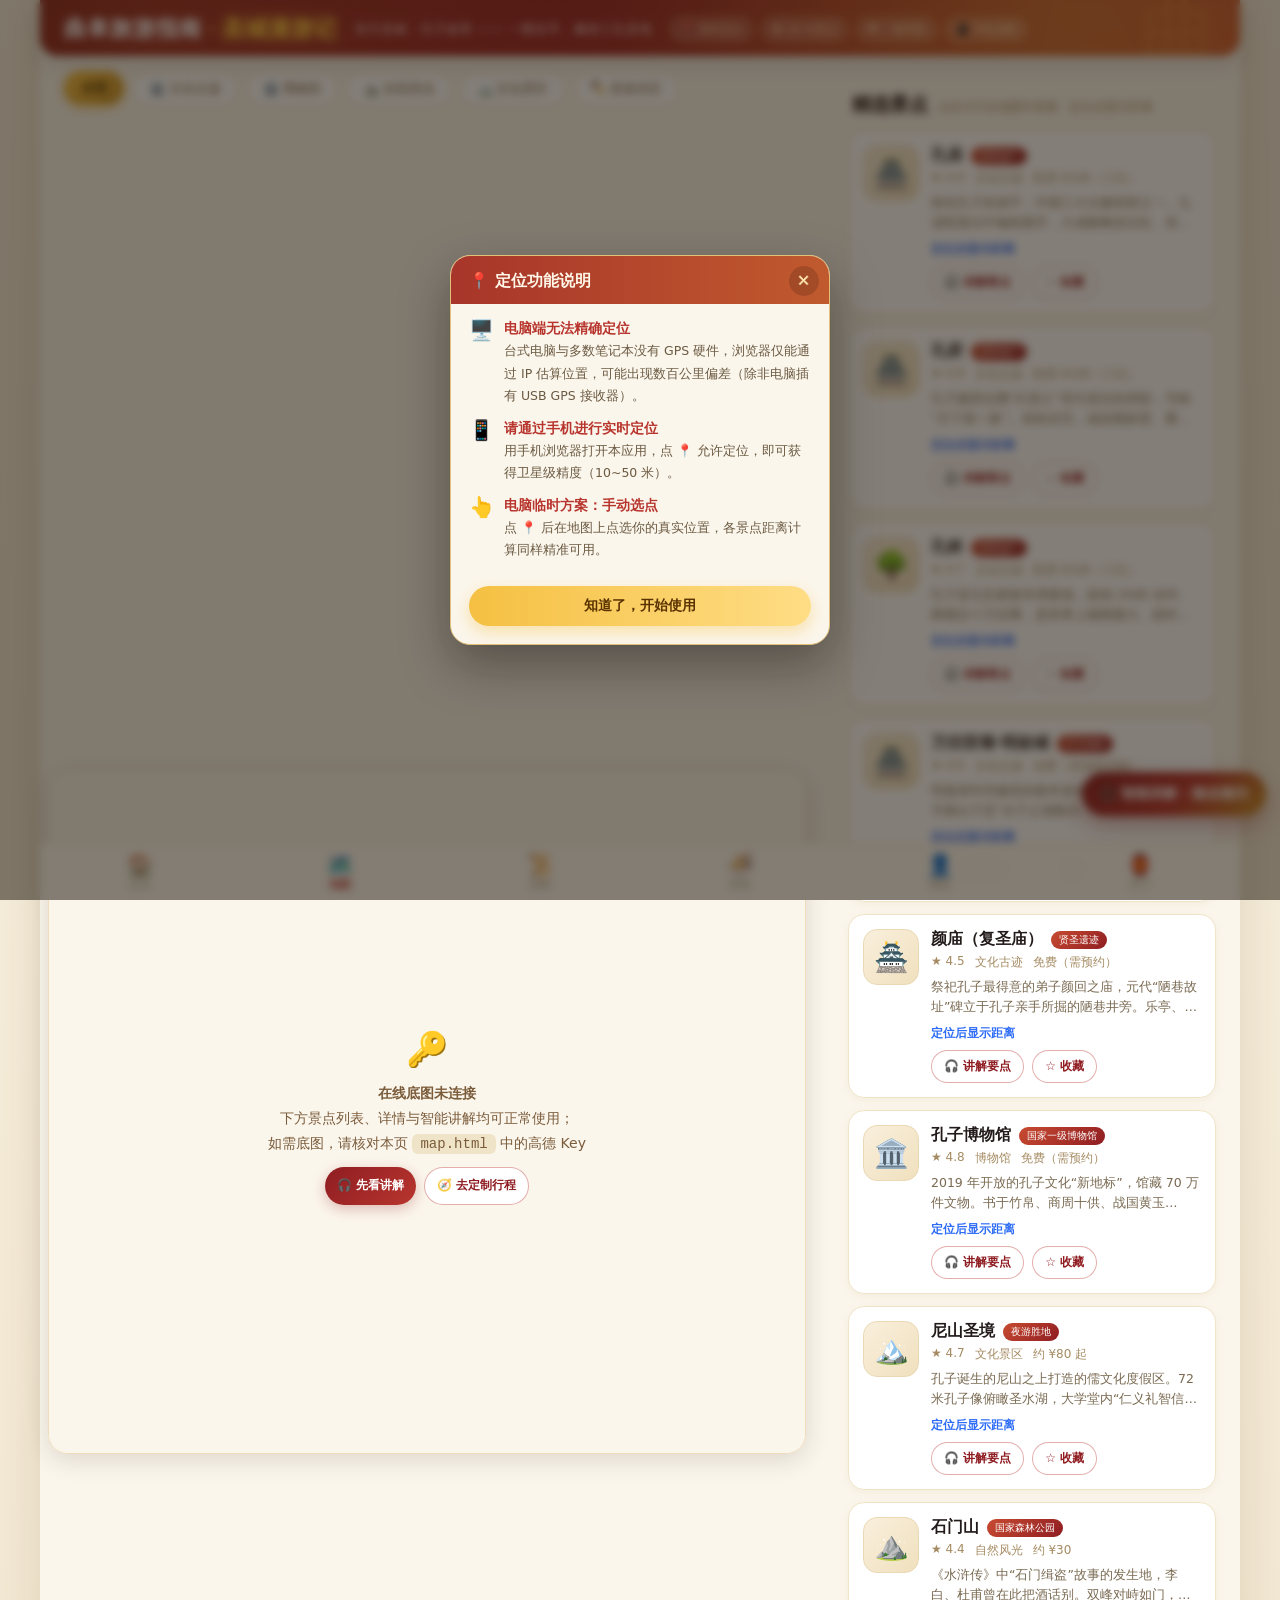
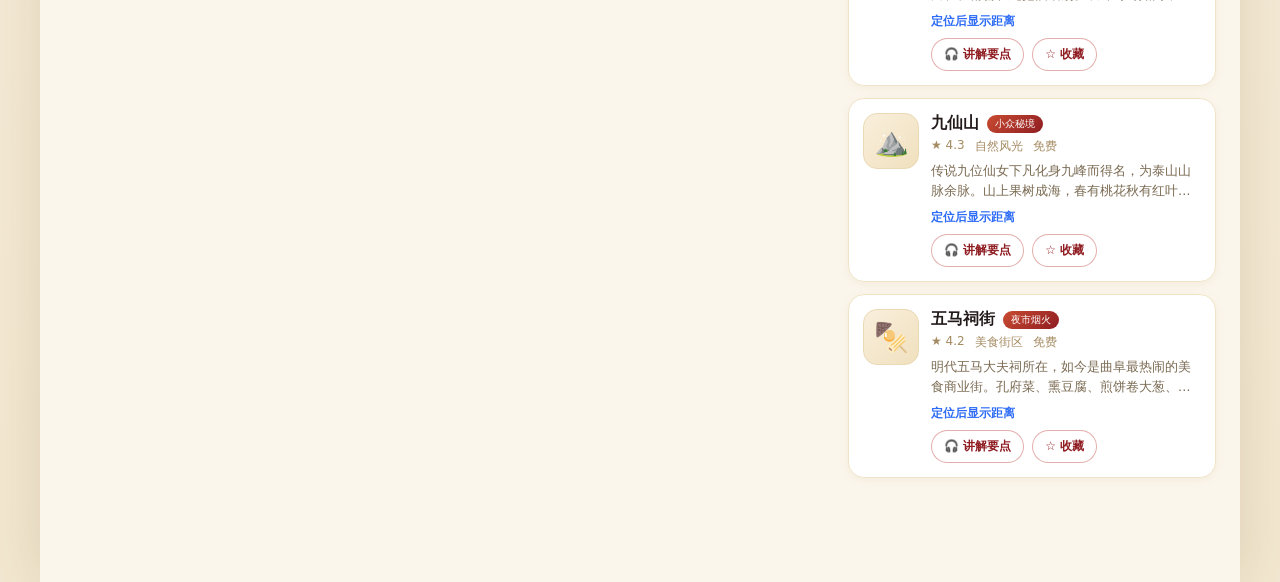
<file: map.html>
<!DOCTYPE html>
<html lang="zh-CN">
<head>
<meta charset="UTF-8">
<meta name="viewport" content="width=device-width, initial-scale=1.0, viewport-fit=cover, user-scalable=no">
<meta name="description" content="曲阜旅游指南——地图定位、景点标注、详情导览一站式旅游助手">
<title>曲阜旅游指南 · 圣城漫游记</title>
<style>
  :root {
    --ink: #231a1a;
    --red-deep: #8f1d22;
    --red: #b8352e;
    --gold: #f5c042;
    --gold-deep: #c9932a;
    --paper: #fbf6ec;
    --blue: #2f6df6;
    --shadow: 0 6px 24px rgba(35, 26, 26, .14);
  }
  * { margin: 0; padding: 0; box-sizing: border-box; -webkit-tap-highlight-color: transparent; }
  html { font-size: 16px; }
  body {
    font-family: "PingFang SC", "Microsoft YaHei", system-ui, sans-serif;
    background: var(--paper);
    color: var(--ink);
    padding-bottom: 84px;
    max-width: 560px;
    margin: 0 auto;
  }

  /* ===== 顶部国风渐变横幅 ===== */
  .hero {
    position: relative;
    padding: calc(env(safe-area-inset-top) + 22px) 20px 20px;
    background:
      radial-gradient(circle at 85% 15%, rgba(245, 192, 66, .35), transparent 45%),
      radial-gradient(circle at 10% 90%, rgba(255, 120, 70, .3), transparent 50%),
      linear-gradient(140deg, #6d1216, #8f1d22 40%, #c84b31);
    color: #fff;
    border-radius: 0 0 26px 26px;
    overflow: hidden;
    box-shadow: var(--shadow);
  }
  .hero::before {
    content: "曲";
    position: absolute;
    right: -8px;
    top: -30px;
    font-size: 150px;
    font-weight: 900;
    color: rgba(245, 192, 66, .16);
    font-family: "STKaiti", "KaiTi", serif;
    pointer-events: none;
  }
  .hero h1 {
    font-size: 26px;
    letter-spacing: 2px;
    font-family: "STKaiti", "KaiTi", serif;
  }
  .hero h1 em {
    font-style: normal;
    color: var(--gold);
    text-shadow: 0 0 14px rgba(245, 192, 66, .6);
  }
  .hero p.sub {
    margin-top: 6px;
    font-size: 13px;
    opacity: .92;
    letter-spacing: 1px;
  }
  .hero .stats {
    display: flex;
    gap: 8px;
    margin-top: 14px;
    flex-wrap: wrap;
  }
  .hero .stats span {
    font-size: 12px;
    padding: 5px 12px;
    border-radius: 999px;
    background: rgba(255, 255, 255, .16);
    border: 1px solid rgba(245, 192, 66, .45);
    backdrop-filter: blur(6px);
    color: #ffe9b0;
  }
  .hero .notice {
    display: none;
    margin-top: 12px;
    font-size: 12px;
    line-height: 1.6;
    padding: 8px 12px;
    border-radius: 10px;
    background: rgba(0, 0, 0, .28);
    border: 1px dashed rgba(245, 192, 66, .6);
    color: #ffd98a;
  }
  .hero .loc-tip {
    margin-top: 12px;
    font-size: 12px;
    line-height: 1.7;
    padding: 9px 12px;
    border-radius: 10px;
    background: rgba(0, 0, 0, .28);
    border: 1px solid rgba(245, 192, 66, .45);
    color: #ffe9b0;
  }
  .hero .loc-tip b { color: var(--gold); }
             
  /* ===== 分类筛选条 ===== */
  .chips {
    display: flex;
    gap: 8px;
    overflow-x: auto;
    padding: 16px 16px 6px;
    scrollbar-width: none;
  }
  .chips::-webkit-scrollbar { display: none; }
  .chip {
    flex: none;
    border: 1px solid #e8dcc3;
    background: #fff;
    color: #7a5b3a;
    font-size: 13px;
    padding: 7px 16px;
    border-radius: 999px;
    cursor: pointer;
    transition: all .2s;
  }
  .chip.on {
    background: linear-gradient(135deg, var(--gold), var(--gold-deep));
    border-color: transparent;
    color: #5a3a00;
    font-weight: 600;
    box-shadow: 0 3px 10px rgba(245, 192, 66, .5);
    transform: translateY(-1px);
  }

  /* ===== 地图区域 ===== */
  .map-wrap {
    position: relative;
    margin: 10px 16px 0;
    border-radius: 20px;
    overflow: hidden;
    box-shadow: var(--shadow);
    border: 1px solid #eeddb8;
    height: 58vh;
    min-height: 380px;
  }
  #mapContainer { width: 100%; height: 100%; }
  .map-tip {
    position: absolute;
    top: 10px;
    left: 10px;
    right: 10px;
    z-index: 99;
    display: none;
    font-size: 12px;
    padding: 8px 12px;
    border-radius: 10px;
    background: rgba(255, 255, 255, .9);
    backdrop-filter: blur(8px);
    box-shadow: 0 2px 10px rgba(0, 0, 0, .12);
    color: #7a5b3a;
    line-height: 1.6;
  }
  .locate-btn {
    position: absolute;
    right: 14px;
    bottom: 14px;
    z-index: 99;
    width: 52px;
    height: 52px;
    border: none;
    border-radius: 50%;
    background: linear-gradient(135deg, var(--gold), var(--gold-deep));
    box-shadow: 0 4px 14px rgba(245, 192, 66, .55);
    font-size: 24px;
    cursor: pointer;
    transition: transform .15s;
  }
  .locate-btn:active { transform: scale(.9); }
  .locate-btn.pinging::after {
    content: "";
    position: absolute;
    inset: -6px;
    border-radius: 50%;
    border: 3px solid rgba(245, 192, 66, .8);
    animation: ping 1s infinite;
  }
  @keyframes ping {
    to { transform: scale(1.5); opacity: 0; }
  }
  .home-btn {
    position: absolute;
    right: 14px;
    bottom: 80px;
    z-index: 99;
    width: 46px;
    height: 46px;
    border: 1px solid #eeddb8;
    border-radius: 50%;
    background: rgba(255, 255, 255, .95);
    color: #8f1d22;
    font-size: 20px;
    cursor: pointer;
    box-shadow: 0 4px 14px rgba(35, 26, 26, .2);
    transition: transform .15s;
  }
  .home-btn:active { transform: scale(.9); }
  .key-error {
    position: absolute;
    inset: 0;
    z-index: 100;
    display: none;
    align-items: center;
    justify-content: center;
    padding: 24px;
    background: #fbf6ec;
    text-align: center;
    font-size: 14px;
    line-height: 1.8;
    color: #7a5b3a;
  }

  /* ===== 地图自定义标记 ===== */
  .mk {
    position: relative;
    display: flex;
    flex-direction: column;
    align-items: center;
    filter: drop-shadow(0 3px 5px rgba(0, 0, 0, .25));
  }
  .mk b {
    width: 38px;
    height: 38px;
    border-radius: 50% 50% 50% 8px;
    display: flex;
    align-items: center;
    justify-content: center;
    font-size: 19px;
    transform: rotate(45deg);
    border: 2.5px solid #fff;
  }
  .mk b s {
    text-decoration: none;
    transform: rotate(-45deg);
  }
  .mk i {
    font-style: normal;
    font-size: 11px;
    margin-top: 5px;
    padding: 2px 8px;
    border-radius: 999px;
    background: rgba(35, 26, 26, .78);
    color: #ffe9b0;
    white-space: nowrap;
    border: 1px solid rgba(245, 192, 66, .4);
  }
  .mk.cat-guwen b { background: linear-gradient(135deg, #c84b31, #8f1d22); }
  .mk.cat-bowuguan b { background: linear-gradient(135deg, #5b8def, #2f56c9); }
  .mk.cat-ziran b { background: linear-gradient(135deg, #3fbf7f, #1d8a54); }
  .mk.cat-jingqu b { background: linear-gradient(135deg, #b07ce8, #7a3fd1); }
  .mk.cat-meishi b { background: linear-gradient(135deg, #f5a623, #e07b12); }
  .mk.me { transform-origin: center; animation: mePulse 1.6s infinite; }
  @keyframes mePulse {
    0%, 100% { filter: drop-shadow(0 0 0 rgba(47, 109, 246, 0)); }
    50% { filter: drop-shadow(0 0 10px rgba(47, 109, 246, .8)); }
  }

  /* ===== 景点信息浮窗(地图) ===== */
  .iw {
    max-width: 240px;
    font-family: inherit;
  }
  .iw .iw-top {
    display: flex;
    align-items: center;
    gap: 8px;
  }
  .iw .iw-emoji {
    width: 34px;
    height: 34px;
    border-radius: 10px;
    display: flex;
    align-items: center;
    justify-content: center;
    font-size: 18px;
    background: linear-gradient(135deg, #f7e6bd, #eeddb8);
  }
  .iw h4 { font-size: 15px; color: #231a1a; }
  .iw .iw-rate {
    font-size: 11px;
    color: #c9932a;
    letter-spacing: 1px;
  }
  .iw p {
    margin-top: 8px;
    font-size: 12px;
    line-height: 1.7;
    color: #6b5b4a;
    display: -webkit-box;
    -webkit-line-clamp: 2;
    -webkit-box-orient: vertical;
    overflow: hidden;
  }
  .iw .iw-btns {
    display: flex;
    gap: 8px;
    margin-top: 10px;
  }
  .iw .iw-btns a {
    flex: 1;
    text-align: center;
    text-decoration: none;
    font-size: 12px;
    padding: 7px 0;
    border-radius: 8px;
    transition: opacity .2s;
  }
  .iw .iw-btns a:active { opacity: .7; }
  .iw .btn-nav {
    color: #fff;
    background: linear-gradient(135deg, #c84b31, #8f1d22);
  }
  .iw .btn-detail {
    color: #8f1d22;
    border: 1.5px solid #c84b31;
    background: #fff;
  }

  /* ===== 景点列表卡片 ===== */
  .list-head {
    display: flex;
    align-items: baseline;
    gap: 10px;
    padding: 22px 20px 8px;
  }
  .list-head h2 {
    font-size: 19px;
    font-family: "STKaiti", "KaiTi", serif;
  }
  .list-head span { font-size: 12px; color: #a58b62; }
  .cards { padding: 4px 16px 20px; display: grid; gap: 12px; }
  .card {
    display: flex;
    gap: 12px;
    padding: 14px;
    background: #fff;
    border-radius: 16px;
    border: 1px solid #f0e4c8;
    box-shadow: 0 2px 10px rgba(143, 100, 30, .07);
    cursor: pointer;
    transition: transform .15s, box-shadow .15s;
    animation: cardIn .5s both;
  }
  .card:active {
    transform: scale(.97);
    box-shadow: 0 6px 18px rgba(143, 100, 30, .18);
  }
  @keyframes cardIn {
    from { opacity: 0; transform: translateY(14px); }
    to { opacity: 1; transform: translateY(0); }
  }
  .card .c-emoji {
    flex: none;
    width: 56px;
    height: 56px;
    border-radius: 14px;
    display: flex;
    align-items: center;
    justify-content: center;
    font-size: 28px;
    background: linear-gradient(135deg, #f9efdc, #f0e0be);
    border: 1px solid #ead9b4;
  }
  .card .c-body { flex: 1; min-width: 0; }
  .card .c-row {
    display: flex;
    align-items: center;
    gap: 8px;
  }
  .card h3 { font-size: 15.5px; }
  .card .c-tag {
    flex: none;
    font-size: 10px;
    padding: 2px 8px;
    border-radius: 999px;
    color: #fff;
    background: linear-gradient(135deg, #c84b31, #8f1d22);
  }
  .card .c-meta {
    font-size: 12px;
    color: #a58b62;
    margin-top: 4px;
    display: flex;
    gap: 10px;
    flex-wrap: wrap;
  }
  .card .c-desc {
    margin-top: 6px;
    font-size: 12.5px;
    line-height: 1.6;
    color: #7a6a52;
    display: -webkit-box;
    -webkit-line-clamp: 2;
    -webkit-box-orient: vertical;
    overflow: hidden;
  }
  .card .c-dist {
    margin-top: 8px;
    font-size: 12px;
    color: var(--blue);
    font-weight: 600;
  }

  /* ===== 详情底部弹层 ===== */
  .detail-mask,
  .detail {
    position: fixed;
    z-index: 200;
    opacity: 0;
    pointer-events: none;
    transition: opacity .25s, transform .3s;
  }
  .detail-mask {
    inset: 0;
    background: rgba(20, 12, 8, .55);
    backdrop-filter: blur(3px);
  }
  .detail {
    left: 50%;
    bottom: 0;
    transform: translate(-50%, 100%);
    width: 100%;
    max-width: 560px;
    background: #fff;
    border-radius: 24px 24px 0 0;
    max-height: 82vh;
    overflow-y: auto;
    padding-bottom: calc(env(safe-area-inset-bottom) + 20px);
  }
  .detail-mask.show, .detail.show {
    opacity: 1;
    pointer-events: auto;
  }
  .detail.show { transform: translate(-50%, 0); }
  .d-head {
    padding: 26px 20px 18px;
    color: #fff;
    position: relative;
  }
  .d-head .d-emoji { font-size: 40px; }
  .d-head h3 {
    font-size: 22px;
    margin-top: 6px;
    font-family: "STKaiti", "KaiTi", serif;
    letter-spacing: 1px;
  }
  .d-head .d-rate { font-size: 13px; margin-top: 4px; color: #ffe9b0; }
  .d-close {
    position: absolute;
    top: 14px;
    right: 14px;
    width: 34px;
    height: 34px;
    border: none;
    border-radius: 50%;
    background: rgba(255, 255, 255, .22);
    color: #fff;
    font-size: 17px;
    cursor: pointer;
  }
  .d-tags {
    display: flex;
    gap: 8px;
    flex-wrap: wrap;
    padding: 14px 20px 0;
  }
  .d-tags span {
    font-size: 12px;
    padding: 5px 12px;
    border-radius: 999px;
    background: #f9efdc;
    color: #8a6420;
    border: 1px solid #ecd9a8;
  }
  .d-rows { padding: 14px 20px 0; }
  .d-rows div {
    display: flex;
    gap: 10px;
    font-size: 13px;
    padding: 8px 0;
    border-bottom: 1px dashed #f0e4c8;
    color: #5f4d38;
  }
  .d-rows div:last-child { border: none; }
  .d-rows b { flex: none; font-weight: 400; }
  .d-desc {
    margin: 12px 20px 0;
    padding: 14px;
    font-size: 13.5px;
    line-height: 1.8;
    color: #5f4d38;
    background: #fbf4e2;
    border-radius: 14px;
  }
  .d-tip {
    margin: 12px 20px 0;
    padding: 12px 14px;
    font-size: 12.5px;
    line-height: 1.7;
    color: #8a5a00;
    background: linear-gradient(135deg, #fff4d6, #ffe9b0);
    border-radius: 14px;
    border: 1px dashed #e5c46a;
  }
  .d-tip b { color: #b8730c; }
  .d-cta {
    display: block;
    margin: 18px 20px 0;
    padding: 14px;
    text-align: center;
    text-decoration: none;
    font-size: 15px;
    font-weight: 700;
    letter-spacing: 2px;
    color: #fff;
    background: linear-gradient(135deg, #c84b31, #8f1d22);
    border-radius: 14px;
    box-shadow: 0 5px 16px rgba(184, 53, 46, .4);
  }
  .d-cta:active { opacity: .8; }

  /* ===== 开场定位说明弹窗 ===== */
  .loc-mask {
    position: fixed; inset: 0; z-index: 300;
    background: rgba(30, 20, 10, .55); backdrop-filter: blur(4px);
    display: none; align-items: center; justify-content: center; padding: 24px;
  }
  .loc-mask.show { display: flex; animation: fadeIn .25s; }
  @keyframes fadeIn { from { opacity: 0; } to { opacity: 1; } }
  .loc-dialog {
    position: relative; width: 100%; max-width: 380px;
    background: #fbf6ec; border-radius: 20px; border: 1.5px solid #e2c07a;
    box-shadow: 0 20px 50px rgba(0, 0, 0, .35); overflow: hidden;
    animation: popIn .3s;
  }
  @keyframes popIn { from { transform: scale(.92) translateY(10px); opacity: 0; } to { transform: scale(1) translateY(0); opacity: 1; } }
  .loc-close {
    position: absolute; top: 10px; right: 10px; z-index: 2;
    width: 30px; height: 30px; border-radius: 50%; border: none; cursor: pointer;
    background: rgba(0, 0, 0, .15); color: #ffe9b0; font-size: 14px;
  }
  .loc-head {
    padding: 15px 18px 12px; font-size: 16px; font-weight: 900; color: #fff7e8;
    background: linear-gradient(90deg, #a8352a, #c05a2e);
  }
  .loc-body { padding: 14px 18px 4px; }
  .loc-body .pt { display: flex; gap: 10px; margin-bottom: 10px; align-items: flex-start; }
  .loc-body .pt .e { flex: none; font-size: 20px; }
  .loc-body .pt b { font-size: 13.5px; color: #b8352e; }
  .loc-body .pt p { font-size: 12.5px; color: #6b5a42; line-height: 1.8; margin-top: 2px; }
  .loc-ok {
    display: block; margin: 10px 18px 18px; width: calc(100% - 36px);
    border: none; cursor: pointer; font-size: 14px; font-weight: 800; color: #5a3200;
    background: linear-gradient(90deg, #f5c042, #ffdd85); padding: 11px 0; border-radius: 999px;
    box-shadow: 0 6px 16px rgba(245, 192, 66, .4);
  }

  /* ===== 底部导航 ===== */
  .tabbar {
    position: fixed;
    bottom: 0;
    left: 50%;
    transform: translateX(-50%);
    width: 100%;
    max-width: 560px;
    z-index: 150;
    display: flex;
    padding-bottom: env(safe-area-inset-bottom);
    background: rgba(255, 252, 244, .96);
    backdrop-filter: blur(12px);
    border-top: 1px solid #f0e4c8;
  }
  .tabbar a {
    flex: 1;
    text-align: center;
    padding: 9px 0 8px;
    text-decoration: none;
    color: #b3a184;
    font-size: 11px;
  }
  .tabbar a span { display: block; font-size: 21px; }
  .tabbar a.on { color: #b8352e; font-weight: 600; }

  /* ===== 提示条 ===== */
  #toast {
    position: fixed;
    top: calc(env(safe-area-inset-top) + 14px);
    left: 50%;
    transform: translateX(-50%) translateY(-20px);
    z-index: 300;
    max-width: 86%;
    padding: 10px 18px;
    border-radius: 12px;
    background: rgba(35, 26, 26, .88);
    color: #ffe9b0;
    font-size: 13px;
    line-height: 1.6;
    text-align: center;
    opacity: 0;
    pointer-events: none;
    transition: all .3s;
  }
  #toast.show { opacity: 1; transform: translateX(-50%) translateY(0); }

  @media (min-width: 560px) {
    body { box-shadow: 0 0 40px rgba(143, 100, 30, .12); min-height: 100vh; }
  }

  /* ===== 桌面端自动适配：≥1024px 宽屏自动切换双栏布局 ===== */
  @media (min-width: 1024px) {
    body { max-width: 1200px; }
    /* 顶部压缩为细横条，地图上移到首屏 */
    .hero {
      display: flex; align-items: center; flex-wrap: wrap;
      gap: 2px 18px;
      padding: 14px 24px 12px;
      border-radius: 0 0 18px 18px;
    }
    .hero::before { font-size: 74px; top: -18px; right: 26px; }
    .hero h1 { font-size: 22px; letter-spacing: 1px; }
    .hero p.sub { margin: 0; font-size: 12px; }
    .hero .stats { margin: 0; }
    .hero .stats span { padding: 4px 10px; font-size: 11px; }
    .hero .loc-tip, .hero .notice { display: none; }
    .content {
      display: grid;
      grid-template-columns: minmax(0, 1fr) 400px;
      gap: 4px 26px;
      align-items: start;
      padding: 0 8px;
    }
    .content .chips { grid-column: 1; grid-row: 1; overflow: visible; flex-wrap: wrap; }
    .content .map-wrap { grid-column: 1; grid-row: 2; height: 76vh; min-height: 540px; margin: 10px 0 0; }
    .content section { grid-column: 2; grid-row: 1 / 3; padding-top: 14px; }
    .tabbar { max-width: 1200px; }
  }
</style>
<link rel="stylesheet" href="./rufu.css">
<script defer src="./rufu.js"></script>
</head>
<body>

<header class="hero">
  <h1>曲阜旅游指南 <em>· 圣城漫游记</em></h1>
  <p class="sub">东方圣城 · 孔子故里 —— 一图在手，遍览三孔圣地</p>
  <div class="stats">
    <span>📍 实时定位</span>
    <span>🏛 10 大景点</span>
    <span>🗺 一键导航</span>
    <span>📱 手机适配</span>
  </div>
  <div class="notice" id="httpNotice">
    ⚠ 当前通过 HTTP 访问，浏览器安全策略会限制精确 GPS 定位（已自动降级为城市级定位）。
    精确卫星定位需 HTTPS 域名支持，详见作品说明。
  </div>
  <div class="loc-tip">
    📱 <b>移动优先设计</b>：建议用<b>手机端打开本应用</b>，体验最佳。<br>
    💡 <b>定位使用建议</b>：自动定位模式下，建议使用<b>手机端并开启移动数据流量</b>（GPS 精度 10~50 米）；
    电脑端可能无法通过 IP 准确判定位置，建议点 📍 后<b>手动点选地图位置</b>，距离计算同样精准。
  </div>
</header>

<div class="content">
<nav class="chips" id="chips"></nav>

<div class="map-wrap">
  <div id="mapContainer"></div>
  <div class="map-tip" id="mapTip"></div>
  <button class="locate-btn" id="locateBtn" title="定位">📍</button>
  <button class="home-btn" id="homeBtn" title="回到圣城视野">🏛️</button>
  <div class="key-error" id="keyError">
    <div>
      <div style="font-size:34px">🔑</div>
      <b>在线底图未连接</b><br>
      下方景点列表、详情与智能讲解均可正常使用；<br>
      如需底图，请核对本页 <code style="background:#f0e4c8;padding:2px 8px;border-radius:6px">map.html</code> 中的高德 Key
      <div style="margin-top:10px;display:flex;gap:8px;justify-content:center;flex-wrap:wrap">
        <button class="rf-btn mini" id="rfErrTalk">🎧 先看讲解</button>
        <button class="rf-btn ghost mini" id="rfErrPlan">🧭 去定制行程</button>
      </div>
    </div>
  </div>
</div>

<section>
  <div class="list-head">
    <h2>精选景点</h2>
    <span>点击卡片在地图中查看 · 定位后显示距离</span>
  </div>
  <div class="cards" id="cards"></div>
</section>
</div>

<!-- 详情弹层 -->
<div class="detail-mask" id="detailMask"></div>
<div class="detail" id="detail"></div>

<!-- 开场定位说明弹窗 -->
<div class="loc-mask" id="locMask">
  <div class="loc-dialog">
    <button class="loc-close" id="locClose">✕</button>
    <div class="loc-head">📍 定位功能说明</div>
    <div class="loc-body" id="locBody"></div>
    <button class="loc-ok" id="locOk">知道了，开始使用</button>
  </div>
</div>

<!-- 底部导航 -->
<nav class="tabbar">
  <a href="./home.html"><span>🏠</span>首页</a>
  <a class="on" href="./map.html"><span>🗺️</span>地图</a>
  <a href="./guide.html"><span>📜</span>攻略</a>
  <a href="./food.html"><span>🍜</span>美食</a>
  <a href="./me.html"><span>👤</span>我的</a>
  <a href="./about.html"><span>🏮</span>关于</a>
</nav>

<div id="toast"></div>

<button class="rf-fab" id="rfFab">🎧 智能讲解 · 随走随问</button>

<script>
/* ============================================================
   ★★★ 请把下面替换成你自己的高德地图 Key（注册教程见说明）★★★
   ============================================================ */
/* 高德安全密钥（配合 2021-12 后申请的 Key 使用） */
window._AMapSecurityConfig = { securityJsCode: "a7db5c521bccd1f4d06ce1501a6c9477" };
const AMAP_KEY = "5e39a72291888dde6fcb7a42e252e96b";

/* ---------- 景点数据 ---------- */
const CATS = {
  guwen:    { name: "文化古迹", emoji: "🏛️" },
  bowuguan: { name: "博物馆",   emoji: "🏛️" },
  ziran:    { name: "自然风光", emoji: "⛰️" },
  jingqu:   { name: "文化景区", emoji: "🏔️" },
  meishi:   { name: "美食街区", emoji: "🍢" }
};

const SPOTS = [
  { id:1, name:"孔庙", cat:"guwen", emoji:"🏯", pos:[116.9900,35.5965], rate:4.9, tag:"世界遗产 5A",
    price:"联票 ¥140（三孔）", time:"08:30-17:00", addr:"曲阜市神道路",
    desc:"祭祀孔子的庙宇，中国三大古建筑群之一。九进院落沿中轴线展开，大成殿雕龙石柱、杏坛讲学旧址皆为精华，是儒家文化的精神原点。",
    tip:"三孔联票 7 日有效；早晨开城仪式在万仞宫墙，建议 8 点前到。" },
  { id:2, name:"孔府", cat:"guwen", emoji:"🏯", pos:[116.9895,35.5952], rate:4.8, tag:"世界遗产 5A",
    price:"联票 ¥140（三孔）", time:"08:30-17:00", addr:"曲阜市鼓楼北街",
    desc:"孔子嫡系后裔“衍圣公”世代居住的府邸，号称“天下第一家”。前衙后宅，戒贪图影壁、重光门最有故事，孔府档案堪称半部中国史。",
    tip:"孔庙北墙小门直通孔府，不必走回头路。" },
  { id:3, name:"孔林", cat:"guwen", emoji:"🌳", pos:[116.9790,35.6070], rate:4.7, tag:"世界遗产 5A",
    price:"联票 ¥140（三孔）", time:"08:30-17:30", addr:"曲阜市林道路",
    desc:"孔子及孔氏家族专用墓地，延续 2500 余年、葬着近十万后裔，是世界上规模最大、延时最久的家族墓地。神道两侧苍桧翠柏，于氏坊与楷树相传为子贡手植。",
    tip:"园区极大，园内环保车 ¥20；步行需 2 小时以上。" },
  { id:4, name:"万仞宫墙·明故城", cat:"guwen", emoji:"🏯", pos:[116.9887,35.5978], rate:4.6, tag:"打卡地标",
    price:"免费（登城墙另购）", time:"开城仪式 08:00", addr:"曲阜市神道路南端",
    desc:"明嘉靖年间修筑的曲阜县城墙，“万仞宫墙”四字典出子贡“夫子之墙数仞，不得其门而入”。每天清晨有仿古开城仪式，鼓乐喧天，是曲阜最出片的瞬间。",
    tip:"开城仪式约 20 分钟，站正面台阶视野最佳。" },
  { id:5, name:"颜庙（复圣庙）", cat:"guwen", emoji:"🏯", pos:[116.9920,35.5988], rate:4.5, tag:"贤圣遗迹",
    price:"免费（需预约）", time:"09:00-17:00", addr:"曲阜市颜庙街",
    desc:"祭祀孔子最得意的弟子颜回之庙，元代“陋巷故址”碑立于孔子亲手所掘的陋巷井旁。乐亭、复圣殿古朴静谧，游人稀少，最适合安静怀古。",
    tip:"与三孔步行可达，顺路一观约需 40 分钟。" },
  { id:6, name:"孔子博物馆", cat:"bowuguan", emoji:"🏛️", pos:[117.0120,35.5830], rate:4.8, tag:"国家一级博物馆",
    price:"免费（需预约）", time:"09:00-17:00 周一闭馆", addr:"曲阜市孔子大道100号",
    desc:"2019 年开放的孔子文化“新地标”，馆藏 70 万件文物。书于竹帛、商周十供、战国黄玉马……展陈用声光电把千年儒学讲成一场沉浸式大片。",
    tip:"公众号“孔子博物馆”提前预约，内有免费讲解场次。" },
  { id:7, name:"尼山圣境", cat:"jingqu", emoji:"🏔️", pos:[117.0860,35.4950], rate:4.7, tag:"夜游胜地",
    price:"约 ¥80 起", time:"09:00-21:00", addr:"曲阜市尼山镇",
    desc:"孔子诞生的尼山之上打造的儒文化度假区。72 米孔子像俯瞰圣水湖，大学堂内“仁义礼智信”厅金碧辉煌；夜间无人机秀与礼乐灯光焰火表演震撼全网。",
    tip:"距市区约 25 公里，夜场无人机秀需留意当日场次；自驾或打车更方便。" },
  { id:8, name:"石门山", cat:"ziran", emoji:"⛰️", pos:[116.9050,35.6600], rate:4.4, tag:"国家森林公园",
    price:"约 ¥30", time:"08:00-17:00", addr:"曲阜市石门山镇",
    desc:"《水浒传》中“石门缉盗”故事的发生地，李白、杜甫曾在此把酒话别。双峰对峙如门，洞穴幽深，元代“石门寺”藏于林间，是登山访古的好去处。",
    tip:"山势平缓，普通体力 3 小时往返；雨后石阶湿滑需防滑鞋。" },
  { id:9, name:"九仙山", cat:"ziran", emoji:"⛰️", pos:[116.8420,35.7480], rate:4.3, tag:"小众秘境",
    price:"免费", time:"全天", addr:"曲阜市吴村镇",
    desc:"传说九位仙女下凡化身九峰而得名，为泰山山脉余脉。山上果树成海，春有桃花秋有红叶，望远镜观景台可远眺泰岱群山，是本地人私藏的周末去处。",
    tip:"完全免费且人少；自驾沿乡村公路上山，注意会车。" },
  { id:10, name:"五马祠街", cat:"meishi", emoji:"🍢", pos:[116.9878,35.5958], rate:4.2, tag:"夜市烟火",
    price:"免费", time:"全天（夜市更热闹）", addr:"曲阜市五马祠街",
    desc:"明代五马大夫祠所在，如今是曲阜最热闹的美食商业街。孔府菜、熏豆腐、煎饼卷大葱、粥泡羊肉……逛完三孔来这儿用一顿饭读懂曲阜烟火气。",
    tip:"傍晚至夜间最热闹；孔府菜人均约 ¥60-120。" }
];

/* ---------- 工具 ---------- */
const $ = s => document.querySelector(s);
function toast(msg, ms = 2600) {
  const t = $("#toast");
  t.textContent = msg;
  t.classList.add("show");
  clearTimeout(t._timer);
  t._timer = setTimeout(() => t.classList.remove("show"), ms);
}
function distText(pos) {
  if (!window._myPos) return "";
  const R = 6371000, toR = x => x * Math.PI / 180;
  const [lon1, lat1] = window._myPos, [lon2, lat2] = pos;
  const dLat = toR(lat2 - lat1), dLon = toR(lon2 - lon1);
  const a = Math.sin(dLat/2)**2 + Math.cos(toR(lat1))*Math.cos(toR(lat2))*Math.sin(dLon/2)**2;
  let m = Math.round(2 * R * Math.asin(Math.sqrt(a)));
  return m < 1000 ? `距你 ${m} 米` : `距你 ${(m/1000).toFixed(1)} 公里`;
}
function navUrl(spot) {
  return `https://uri.amap.com/marker?position=${spot.pos[0]},${spot.pos[1]}&name=${encodeURIComponent(spot.name)}`;
}

/* ---------- 底图不可用时，仍保证列表与讲解可用 ---------- */
function fallbackList() {
  try { buildChips(); buildCards(); } catch (e) { }
}

/* ---------- 地图加载（Key 校验） ---------- */
if (!AMAP_KEY || AMAP_KEY.includes("这里填")) {
  $("#keyError").style.display = "flex";
  fallbackList();
} else {
  const sc = document.createElement("script");
  sc.src = `https://webapi.amap.com/maps?v=2.0&key=${AMAP_KEY}`;
  sc.onerror = () => { $("#keyError").style.display = "flex"; fallbackList(); };
  document.head.appendChild(sc);
  const guard = setTimeout(() => {
    if (!window.AMap) { $("#keyError").style.display = "flex"; fallbackList(); }
  }, 6000);
  sc.onload = () => {
    clearTimeout(guard);
    if (!window.AMap) {
      showMapErr("高德脚本已加载但初始化失败：<b>Key 无效或类型不匹配</b>（服务端返回 Error key）。请检查 Key 是否完整复制（32 位）、绑定服务是否为「Web端(JS API)」");
      fallbackList();
      return;
    }
    initApp();
  }
}

/* ---------- 主程序 ---------- */
let map, markers = {}, infoWin, userMarker, accCircle;

function showMapErr(msg) {
  const ke = $("#keyError");
  ke.innerHTML =
    '<div style="font-size:13px;line-height:2">🗺️ <b>地图加载失败</b><br>' + msg +
    '<br>请按 <b>F12</b> 打开浏览器控制台（Console 标签），<br>把<b style="color:#b8352e">红色报错文字</b>截图发给开发者即可定位原因。</div>';
  ke.style.display = "flex";
}

window.addEventListener("error", e => {
  if (window._mapReady || !e.message) return;
  showMapErr("页面脚本错误：" + e.message);
});

function initApp() {
  map = new AMap.Map("mapContainer", {
    center: [116.99, 35.596],
    zoom: 13.4,
    mapStyle: "amap://styles/macaron",
    resizeEnable: true
  });
  map.on("complete", () => { window._mapReady = true; });
  map.on("error", err => showMapErr("高德返回错误：" + ((err && (err.msg || err.message)) || JSON.stringify(err || {}))));
  setTimeout(() => {
    if (!window._mapReady) {
      showMapErr(
        "地图瓦片 10 秒内未加载，常见原因：<br>" +
        "① 用本地双击（file://）方式预览，高德安全校验受限——请上传服务器后用 本站 HTTPS 地址 访问；<br>" +
        "② Key 的绑定服务不是「Web端(JS API)」；<br>③ 网络波动，请刷新重试。"
      );
    }
  }, 10000);
  if (location.protocol === "file:") {
    showMapTip("⚠ 本地 file:// 预览模式：高德安全校验可能受限，地图如未显示请上传服务器后测试");
    setTimeout(hideMapTip, 6000);
  }
  infoWin = new AMap.InfoWindow({ isCustom: true, offset: new AMap.Pixel(0, -46) });

  SPOTS.forEach(s => {
    const cat = CATS[s.cat];
    const el = document.createElement("div");
    el.className = `mk cat-${s.cat}`;
    el.innerHTML = `<b><s>${s.emoji}</s></b><i>${s.name}</i>`;
    const mk = new AMap.Marker({
      position: s.pos,
      content: el,
      offset: new AMap.Pixel(-19, -44),
      map
    });
    mk.on("click", () => openInfo(s));
    markers[s.id] = mk;
  });

  if (!window.isSecureContext) {
    $("#httpNotice").style.display = "block";
    showMapTip("⚠ HTTP 模式：GPS 精确定位受限，点击 📍 使用城市级定位，之后可点击地图手动修正位置");
    setTimeout(hideMapTip, 7000);
  }

  /* 手动选点模式：点击地图设置"我的位置" */
  map.on("click", e => {
    if (!window._manualPick) return;
    window._manualPick = false;
    hideMapTip();
    setMyPos([e.lnglat.getLng(), e.lnglat.getLat()], null);
    toast("✅ 已手动设置“我的位置”，各景点距离已更新");
  });

  buildChips();
  buildCards();
}

function openInfo(s) {
  const cat = CATS[s.cat];
  const d = distText(s.pos);
  infoWin.setContent(`
    <div class="iw">
      <div class="iw-top">
        <div class="iw-emoji">${s.emoji}</div>
        <div>
          <h4>${s.name}</h4>
          <div class="iw-rate">★ ${s.rate} · ${cat.name}</div>
        </div>
      </div>
      <p>${s.desc}</p>
      ${d ? `<div style="margin-top:6px;font-size:12px;color:#2f6df6;font-weight:600">${d}</div>` : ""}
      <div class="iw-btns">
        <a class="btn-nav" href="${navUrl(s)}" target="_blank">🧭 导航前往</a>
        <a class="btn-detail" href="javascript:void(0)" onclick="openDetail(${s.id})">详情</a>
      </div>
    </div>`);
  infoWin.open(map, s.pos);
}

function buildChips() {
  const box = $("#chips");
  const mk = (key, label) => {
    const b = document.createElement("button");
    b.className = "chip" + (key === "all" ? " on" : "");
    b.textContent = label;
    b.onclick = () => {
      box.querySelectorAll(".chip").forEach(x => x.classList.remove("on"));
      b.classList.add("on");
      filterCat(key);
    };
    box.appendChild(b);
  };
  mk("all", "全部");
  Object.keys(CATS).forEach(k => mk(k, `${CATS[k].emoji} ${CATS[k].name}`));
}

function filterCat(cat) {
  if (!map) { buildCards(cat); return; }
  Object.values(markers).forEach(m => map.remove(m));
  const list = SPOTS.filter(s => cat === "all" || s.cat === cat);
  list.forEach(s => map.add(markers[s.id]));
  buildCards(cat);
  if (list.length) map.setFitView(null, false, [70, 70, 70, 70]);
}

function buildCards(cat = "all") {
  const box = $("#cards");
  box.innerHTML = "";
  SPOTS.filter(s => cat === "all" || s.cat === cat).forEach((s, i) => {
    const c = CATS[s.cat];
    const el = document.createElement("div");
    el.className = "card";
    el.style.animationDelay = `${i * 60}ms`;
    el.innerHTML = `
      <div class="c-emoji">${s.emoji}</div>
      <div class="c-body">
        <div class="c-row"><h3>${s.name}</h3><span class="c-tag">${s.tag.split(" ")[0]}</span></div>
        <div class="c-meta"><span>★ ${s.rate}</span><span>${c.name}</span><span>${s.price}</span></div>
        <div class="c-desc">${s.desc}</div>
        <div class="c-dist" data-spot="${s.id}">${distText(s.pos) || "定位后显示距离"}</div>
        <div class="rf-actions" style="margin-top:8px">
          <button class="rf-btn ghost mini" data-talk-mini="${s.name}">🎧 讲解要点</button>
          <button class="rf-btn ghost mini" data-fav-mini="${s.name}">☆ 收藏</button>
        </div>
      </div>`;
    el.onclick = e => {
      const t = e.target.closest("[data-talk-mini]");
      if (t) { window.RUFU && window.RUFU.talk(t.dataset.talkMini || t.getAttribute("data-talk-mini")); return; }
      const f = e.target.closest("[data-fav-mini]");
      if (f && window.RUFU) {
        const rid = window.RUFU.byName(s.name);
        const on = window.RUFU.toggleFav(rid ? "stop:" + rid : "spot:" + s.name, s.name, s.emoji);
        f.textContent = on ? "★ 已收藏" : "☆ 收藏";
        return;
      }
      if (map) {
        map.setZoomAndCenter(15, s.pos);
        openInfo(s);
        $(".map-wrap").scrollIntoView({ behavior: "smooth" });
      } else {
        openDetail(s.id);
      }
    };
    box.appendChild(el);
  });
}

/* ---------- 详情弹层 ---------- */
window.openDetail = id => {
  infoWin && infoWin.close();
  const s = SPOTS.find(x => x.id === id);
  const c = CATS[s.cat];
  const grads = {
    guwen: "linear-gradient(135deg,#6d1216,#c84b31)",
    bowuguan: "linear-gradient(135deg,#1c3fa0,#5b8def)",
    ziran: "linear-gradient(135deg,#0f6e3e,#3fbf7f)",
    jingqu: "linear-gradient(135deg,#4b1d8a,#b07ce8)",
    meishi: "linear-gradient(135deg,#b35a00,#f5a623)"
  };
  $("#detail").innerHTML = `
    <div class="d-head" style="background:${grads[s.cat]}">
      <button class="d-close" onclick="closeDetail()">✕</button>
      <div class="d-emoji">${s.emoji}</div>
      <h3>${s.name}</h3>
      <div class="d-rate">★ ${s.rate} 分 · ${c.name}</div>
    </div>
    <div class="d-tags">
      <span>🏅 ${s.tag}</span><span>🎫 ${s.price}</span><span>🕘 ${s.time}</span>
    </div>
    <div class="d-rows">
      <div><b>📍 地址</b>${s.addr}</div>
      <div><b>📏 距离</b><span id="dDist">${distText(s.pos) || "定位后显示距离"}</span></div>
      <div><b>🧭 坐标</b>${s.pos[0]}, ${s.pos[1]}</div>
    </div>
    <div class="d-desc">${s.desc}</div>
    <div class="d-tip"><b>💡 游玩贴士</b><br>${s.tip}</div>
    <div class="rf-actions" style="margin:12px 0">
      <button class="rf-btn mini" data-detail-talk="${s.name}">🎧 讲解要点</button>
      <button class="rf-btn ghost mini" id="dFav">☆ 收藏此景点</button>
      <a class="rf-btn ghost mini" href="./guide.html#rfPlanner">🧭 加入行程</a>
    </div>
    <a class="d-cta" href="${navUrl(s)}" target="_blank">🧭 导航前往 ${s.name}</a>`;
  $("#detailMask").classList.add("show");
  $("#detail").classList.add("show");
  const tk = $("#detail [data-detail-talk]");
  if (tk) tk.onclick = () => window.RUFU && window.RUFU.talk(tk.getAttribute("data-detail-talk"));
  const fb = $("#dFav");
  if (fb && window.RUFU) {
    const rid = window.RUFU.byName(s.name);
    const key = rid ? "stop:" + rid : "spot:" + s.name;
    fb.textContent = window.RUFU.state().favs.indexOf(key) >= 0 ? "★ 已收藏" : "☆ 收藏此景点";
    fb.onclick = () => { fb.textContent = window.RUFU.toggleFav(key, s.name, s.emoji) ? "★ 已收藏" : "☆ 收藏此景点"; };
  }
};
window.closeDetail = () => {
  $("#detailMask").classList.remove("show");
  $("#detail").classList.remove("show");
};
$("#detailMask").onclick = closeDetail;

/* ---------- 定位 ---------- */
function showMapTip(html) { const t = $("#mapTip"); t.innerHTML = html; t.style.display = "block"; }
function hideMapTip() { $("#mapTip").style.display = "none"; }

function setMyPos(lnglat, accuracy) {
  window._myPos = lnglat;
  if (userMarker) map.remove(userMarker);
  if (accCircle) map.remove(accCircle);
  const el = document.createElement("div");
  el.className = "mk me";
  el.innerHTML = `<b style="background:linear-gradient(135deg,#5b8def,#2f56c9)"><s>🧍</s></b><i>我的位置</i>`;
  userMarker = new AMap.Marker({ position: lnglat, content: el, offset: new AMap.Pixel(-19, -44), map });
  if (accuracy) {
    accCircle = new AMap.Circle({
      center: lnglat, radius: accuracy, strokeColor: "#2f6df6", strokeWeight: 1,
      strokeOpacity: .5, fillColor: "#2f6df6", fillOpacity: .12, map
    });
  }
  document.querySelectorAll(".c-dist").forEach(el => {
    const s = SPOTS.find(x => x.id == el.dataset.spot);
    if (s) el.textContent = distText(s.pos);
  });
  const dEl = $("#dDist");
  if (dEl && $("#detail h3")) {
    const s = SPOTS.find(x => x.name === $("#detail h3").textContent);
    if (s) dEl.textContent = distText(s.pos);
  }
}

$("#locateBtn").onclick = () => {
  if (!window.AMap || !map) return;
  const btn = $("#locateBtn");
  btn.classList.add("pinging");
  showMapTip("📡 正在定位…");
  window._manualPick = false;
  const done = () => btn.classList.remove("pinging");

  /* 兜底：手动点选"我的位置" */
  const manualPick = hint => {
    window._manualPick = true;
    showMapTip("✋ " + hint + "<br><b>请点击地图上你所在的位置</b>（可先放大到街道再点）");
    toast("已进入手动选点模式：点击地图任意位置即可设为“我的位置”", 4000);
  };

  /* IP 城市级定位（HTTP 环境的主定位方式） */
  const ipLocate = () => {
    AMap.plugin("AMap.Geolocation", () => {
      const geo = new AMap.Geolocation({ timeout: 8000 });
      geo.getCityInfo((st, res) => {
        done();
        if (st === "complete" && res && res.center) {
          map.setZoomAndCenter(12.6, res.center);
          showMapTip(
            `📡 <b>高德城市级定位</b>：${res.province || ""}${res.city || ""}（IP 定位精度所限）<br>` +
            `手机 GPS 可达米级精度；当前环境可点击地图手动校正位置。`
          );
          setTimeout(() => {
            hideMapTip();
            manualPick("如需计算景点距离，可在地图上手动校正你的位置");
          }, 3500);
        } else {
          manualPick("定位服务暂不可用（可能是网络原因）");
        }
      });
    });
  };

  if (window.isSecureContext) {
    /* HTTPS / localhost：尝试浏览器精确定位，失败自动降级 */
    AMap.plugin("AMap.Geolocation", () => {
      const geo = new AMap.Geolocation({
        enableHighAccuracy: true,
        timeout: 9000,
        showButton: false,
        GeoLocationFirst: true
      });
      geo.getCurrentPosition((status, result) => {
        if (status === "complete" && result.position) {
          const acc = result.accuracy || 0;
          if (acc > 5000) {
            /* 浏览器返回的是 IP 猜测位（误差上万米，不可信）→ 改用高德自家定位库 */
            showMapTip("⚠ 浏览器 IP 定位误差较大（约 " + (acc / 1000).toFixed(0) + " 公里），正在改用高德定位库校准…");
            ipLocate();
          } else {
            done();
            setMyPos([result.position.lng, result.position.lat], acc);
            map.setZoomAndCenter(15, [result.position.lng, result.position.lat]);
            hideMapTip();
            toast(`✅ 定位成功！误差约 ${Math.round(acc)} 米`);
          }
        } else {
          ipLocate();
        }
      });
    });
  } else {
    /* HTTP：浏览器禁止 GPS，直接用 IP 定位 */
    ipLocate();
  }
};

/* ---------- 回到圣城视野 ---------- */
const homeBtn = $("#homeBtn");
if (homeBtn) homeBtn.onclick = () => {
  if (!window.AMap || !map) return;
  map.setZoomAndCenter(13.4, [116.99, 35.596]);
  if (infoWin) infoWin.close();
  toast("🏛️ 已回到圣城视野（景点以曲阜为准，不影响你的定位）");
};

/* ---------- 开场定位说明弹窗 ---------- */
(function () {
  const mask = document.getElementById("locMask");
  const body = document.getElementById("locBody");
  const isMobile = 'ontouchstart' in window || /Mobi|Android|iPhone|iPad/i.test(navigator.userAgent);
  if (isMobile) {
    body.innerHTML =
      '<div class="pt"><span class="e">📱</span><div><b>你正在使用手机，可直接精确定位</b>' +
      '<p>点击 📍 定位按钮并在弹窗中选择"允许"，即可使用 GPS 卫星实时定位（误差 10~50 米）。建议开启移动数据流量，定位更快更准。</p></div></div>' +
      '<div class="pt"><span class="e">💡</span><div><p>若定位被拒绝过，请到浏览器设置中把本站位置权限改为"允许"。</p></div></div>';
  } else {
    body.innerHTML =
      '<div class="pt"><span class="e">🖥️</span><div><b>电脑端无法精确定位</b>' +
      '<p>台式电脑与多数笔记本没有 GPS 硬件，浏览器仅能通过 IP 估算位置，可能出现数百公里偏差（除非电脑插有 USB GPS 接收器）。</p></div></div>' +
      '<div class="pt"><span class="e">📱</span><div><b>请通过手机进行实时定位</b>' +
      '<p>用手机浏览器打开本应用，点 📍 允许定位，即可获得卫星级精度（10~50 米）。</p></div></div>' +
      '<div class="pt"><span class="e">👆</span><div><b>电脑临时方案：手动选点</b>' +
      '<p>点 📍 后在地图上点选你的真实位置，各景点距离计算同样精准可用。</p></div></div>';
  }
  const close = () => mask.classList.remove("show");
  document.getElementById("locClose").onclick = close;
  document.getElementById("locOk").onclick = close;
  mask.onclick = (e) => { if (e.target === mask) close(); };
  if (!sessionStorage.getItem("qfuLocTip")) mask.classList.add("show");
  sessionStorage.setItem("qfuLocTip", "1");
})();

/* ---------- 底图不可用时的引导入口 ---------- */
(function () {
  const t = document.getElementById("rfErrTalk");
  const p = document.getElementById("rfErrPlan");
  if (t) t.onclick = () => window.RUFU && window.RUFU.talk("qf2");
  if (p) p.onclick = () => { location.href = "./guide.html#rfPlanner"; };
})();

</script>
</body>
</html>
</file>
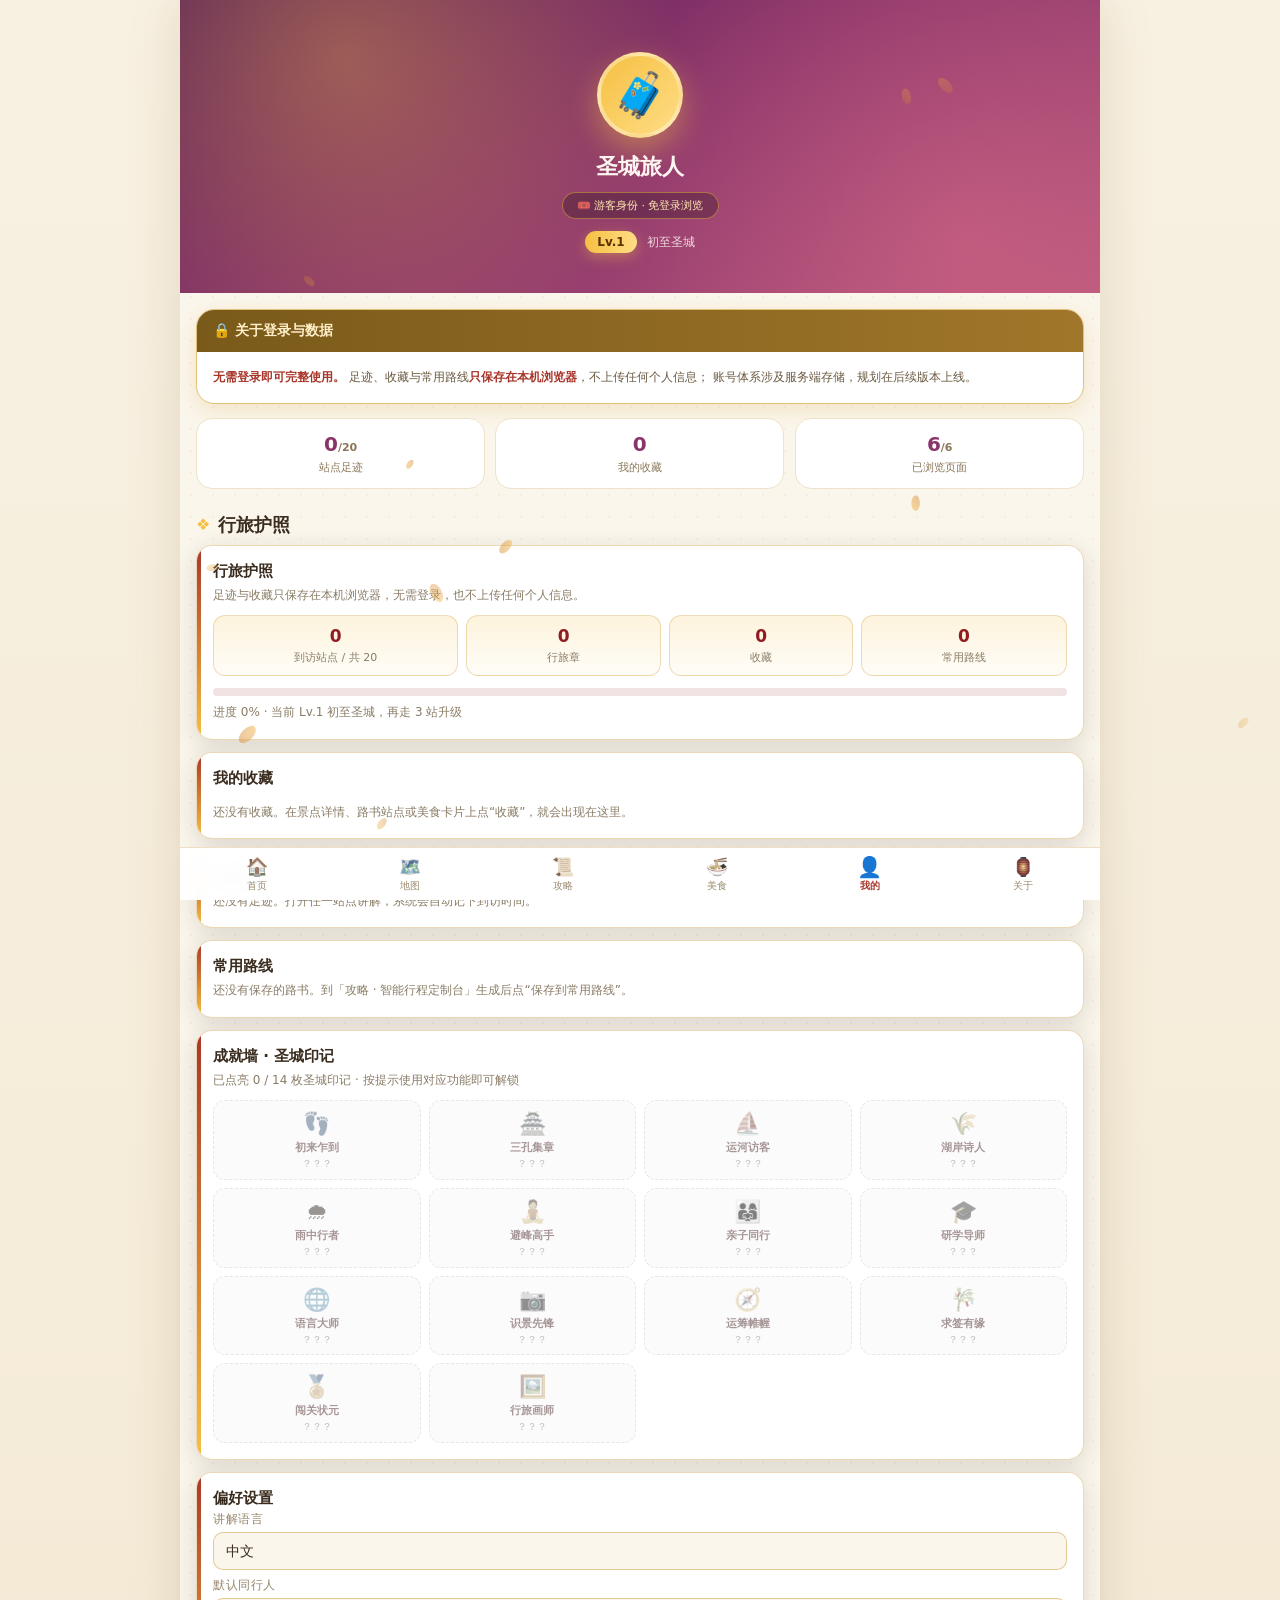
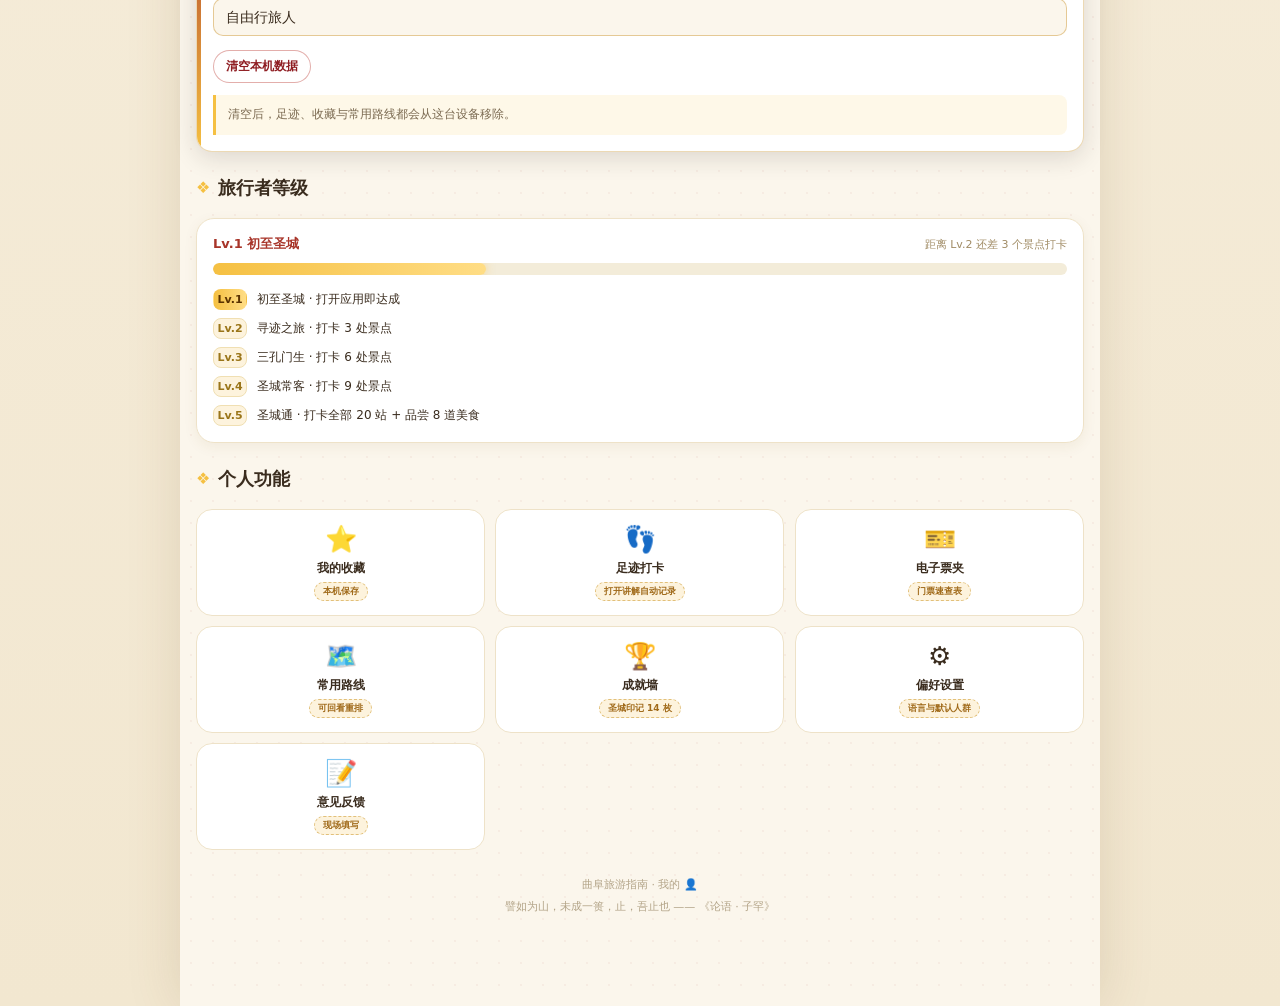
<file: me.html>
<!DOCTYPE html>
<html lang="zh-CN">
<head>
<meta charset="UTF-8">
<meta name="viewport" content="width=device-width,initial-scale=1,maximum-scale=1,user-scalable=no">
<title>我的 · 曲阜旅游指南</title>
<style>
  :root {
    --gold: #f5c042;
    --gold2: #ffdd85;
    --red: #a8352a;
    --ink: #3a2c1e;
    --paper: #fbf6ec;
  }
  * { margin: 0; padding: 0; box-sizing: border-box; -webkit-tap-highlight-color: transparent; }
  body {
    font-family: system-ui, -apple-system, "PingFang SC", "Microsoft YaHei", sans-serif;
    background: var(--paper); color: var(--ink);
    max-width: 560px; margin: 0 auto; min-height: 100vh; padding-bottom: 78px;
    background-image: radial-gradient(rgba(168, 53, 42, .05) 1px, transparent 1px);
    background-size: 22px 22px;
  }
  .hero {
    background: linear-gradient(150deg, #5a1e5a, #8a356a 45%, #b3547a 100%);
    color: #fff5f0; padding: 40px 20px 30px; position: relative; overflow: hidden; text-align: center;
  }
  .hero::before {
    content: ""; position: absolute; inset: 0;
    background:
      radial-gradient(circle at 18% 20%, rgba(245, 192, 66, .35), transparent 42%),
      radial-gradient(circle at 85% 80%, rgba(255, 130, 150, .3), transparent 45%);
  }
  .hero > * { position: relative; }
  .avatar {
    width: 86px; height: 86px; margin: 0 auto; border-radius: 50%; font-size: 44px;
    display: grid; place-items: center;
    background: linear-gradient(135deg, var(--gold), var(--gold2));
    border: 4px solid rgba(255, 255, 255, .35);
    box-shadow: 0 12px 30px rgba(245, 192, 66, .45);
    animation: breathe 3.2s ease-in-out infinite;
  }
  @keyframes breathe { 0%,100% { transform: scale(1); } 50% { transform: scale(1.07); } }
  .hero h1 { margin-top: 14px; font-size: 22px; font-weight: 900; }
  .hero .idchip {
    display: inline-flex; align-items: center; gap: 6px; margin-top: 10px;
    font-size: 11px; padding: 5px 14px; border-radius: 999px;
    background: rgba(0, 0, 0, .25); border: 1px solid rgba(245, 192, 66, .45); color: #ffe9b0;
  }
  .lvline { display: flex; align-items: center; justify-content: center; gap: 10px; margin-top: 12px; }
  .lv {
    font-size: 12px; font-weight: 900; color: #5a3200; padding: 4px 12px; border-radius: 999px;
    background: linear-gradient(90deg, var(--gold), var(--gold2)); box-shadow: 0 4px 14px rgba(245, 192, 66, .4);
  }
  .lvname { font-size: 12px; opacity: .85; }
  /* ===== 登录公告 ===== */
  .loginbox {
    margin: 16px 16px 0; border-radius: 18px; overflow: hidden;
    background: #fff; border: 1.5px solid #e2c07a;
    box-shadow: 0 6px 20px rgba(226, 192, 122, .35); animation: pop .5s .1s both;
  }
  .loginbox .lh {
    padding: 12px 16px; display: flex; align-items: center; gap: 8px;
    background: linear-gradient(90deg, #7a5a1a, #a0762a); color: #ffefc8; font-weight: 800; font-size: 14px;
  }
  .loginbox .lb { padding: 14px 16px; font-size: 12px; color: #6b5a42; line-height: 1.9; }
  .loginbox .lb b { color: var(--red); }
  /* ===== 数据条 ===== */
  .statbar { display: grid; grid-template-columns: repeat(3, 1fr); margin: 14px 16px 0; gap: 10px; }
  .st {
    background: #fff; border: 1px solid #eee2c8; border-radius: 16px; text-align: center;
    padding: 13px 4px; animation: pop .5s both;
  }
  .st b { display: block; font-size: 20px; font-weight: 900; color: #8a356a; }
  .st span { font-size: 11px; color: #8a7657; }
  /* ===== 等级进度 ===== */
  .sect { padding: 24px 16px 8px; display: flex; align-items: center; gap: 8px; }
  .sect h2 { font-size: 18px; font-weight: 900; }
  .sect .orn { color: var(--gold); }
  .lvcard {
    margin: 10px 16px 0; background: #fff; border: 1px solid #eee2c8; border-radius: 18px;
    padding: 16px; box-shadow: 0 4px 14px rgba(120, 80, 30, .07); animation: pop .5s both;
  }
  .lvhead { display: flex; justify-content: space-between; align-items: baseline; font-size: 13px; }
  .lvhead b { color: var(--red); }
  .lvhead span { font-size: 11px; color: #a08b64; }
  .bar { margin-top: 10px; height: 12px; border-radius: 999px; background: #f3ecd9; overflow: hidden; position: relative; }
  .bar .fill {
    height: 100%; width: 0; border-radius: 999px;
    background: linear-gradient(90deg, var(--gold), var(--gold2), var(--gold));
    background-size: 200% auto; animation: grow 1.2s .3s forwards, shine 2.5s 1.5s linear infinite;
    box-shadow: 0 0 10px rgba(245, 192, 66, .5);
  }
  @keyframes grow { to { width: 32%; } }
  @keyframes shine { to { background-position: 200% center; } }
  .lvtable { margin-top: 14px; display: grid; gap: 8px; }
  .lvrow { display: flex; align-items: center; gap: 10px; font-size: 12px; }
  .lvrow .n {
    flex: none; width: 34px; font-weight: 900; font-size: 11px; text-align: center;
    padding: 3px 0; border-radius: 8px; background: #fdf3dd; color: #9a7519; border: 1px solid #f0dfb2;
  }
  .lvrow.now .n { background: linear-gradient(90deg, var(--gold), var(--gold2)); color: #5a3200; border-color: transparent; }
  .lvrow s { color: #b3a488; }
  /* ===== 功能宫格 ===== */
  .grid { display: grid; grid-template-columns: 1fr 1fr 1fr; gap: 10px; margin: 10px 16px 0; }
  .g {
    background: #fff; border: 1px solid #eee2c8; border-radius: 16px; padding: 14px 8px;
    text-align: center; animation: pop .5s both; cursor: pointer; transition: transform .15s;
  }
  .g:active { transform: scale(.95); }
  .g .e { font-size: 26px; }
  .g b { display: block; margin-top: 6px; font-size: 12px; }
  .g .tag {
    display: inline-block; margin-top: 5px; font-size: 9px; font-weight: 700;
    color: #a06a1a; background: #fdf3dd; border: 1px dashed #e2c07a; padding: 2px 8px; border-radius: 999px;
  }
  @keyframes pop { from { transform: scale(.94); opacity: 0; } to { transform: scale(1); opacity: 1; } }
  .foot-note { text-align: center; font-size: 11px; color: #b3a488; padding: 24px 0 10px; line-height: 2; }
  /* ===== Toast ===== */
  #toast {
    position: fixed; left: 50%; bottom: 96px; transform: translateX(-50%);
    background: rgba(58, 44, 30, .92); color: #ffefc8; font-size: 12px;
    padding: 10px 18px; border-radius: 999px; opacity: 0; pointer-events: none;
    transition: opacity .25s; z-index: 999; white-space: nowrap;
    border: 1px solid rgba(245, 192, 66, .5);
  }
  #toast.show { opacity: 1; }
  /* ===== 底部导航 ===== */
  .tabbar {
    position: fixed; bottom: 0; left: 50%; transform: translateX(-50%);
    width: 100%; max-width: 560px;
    display: grid; grid-template-columns: repeat(6, 1fr);
    background: rgba(255, 255, 255, .96); backdrop-filter: blur(10px);
    border-top: 1px solid #eee0c2; z-index: 99;
  }
  .tabbar a { text-align: center; padding: 8px 0 7px; text-decoration: none; color: #9a8a70; font-size: 10px; }
  .tabbar a span { display: block; font-size: 18px; margin-bottom: 2px; filter: grayscale(60%); }
  .tabbar a.on { color: var(--red); font-weight: 700; }
  .tabbar a.on span { filter: none; transform: scale(1.12); }
  @media (min-width: 1024px) {
    body { max-width: 920px; }
    .tabbar { max-width: 920px; }
    .hero { padding: 52px 32px 40px; }
  }
</style>
<link rel="stylesheet" href="./rufu.css">
<script defer src="./rufu.js"></script>
</head>
<body>

<header class="hero">
  <div class="avatar">🧳</div>
  <h1>圣城旅人</h1>
  <div class="idchip">🎟️ 游客身份 · 免登录浏览</div>
  <div class="lvline">
    <span class="lv">Lv.1</span>
    <span class="lvname">初至圣城</span>
  </div>
</header>

<div class="loginbox">
  <div class="lh">🔒 关于登录与数据</div>
  <div class="lb">
    <b>无需登录即可完整使用。</b>
    足迹、收藏与常用路线<b>只保存在本机浏览器</b>，不上传任何个人信息；
    账号体系涉及服务端存储，规划在后续版本上线。
  </div>
</div>

<div class="statbar">
  <div class="st" style="animation-delay:.1s"><b id="stVisit">0<span style="font-size:11px">/20</span></b><span>站点足迹</span></div>
  <div class="st" style="animation-delay:.16s"><b id="stFav">0</b><span>我的收藏</span></div>
  <div class="st" style="animation-delay:.22s"><b>6<span style="font-size:11px">/6</span></b><span>已浏览页面</span></div>
</div>

<div class="sect"><span class="orn">❖</span><h2>行旅护照</h2></div>
<div id="rfMe"></div>

<div class="sect"><span class="orn">❖</span><h2>旅行者等级</h2></div>
<div class="lvcard" style="animation-delay:.2s">
  <div class="lvhead"><b>Lv.1 初至圣城</b><span>距离 Lv.2 还差 3 个景点打卡</span></div>
  <div class="bar"><div class="fill"></div></div>
  <div class="lvtable">
    <div class="lvrow now"><span class="n">Lv.1</span><span>初至圣城 · 打开应用即达成</span></div>
    <div class="lvrow"><span class="n">Lv.2</span><span>寻迹之旅 · 打卡 3 处景点</span></div>
    <div class="lvrow"><span class="n">Lv.3</span><span>三孔门生 · 打卡 6 处景点</span></div>
    <div class="lvrow"><span class="n">Lv.4</span><span>圣城常客 · 打卡 9 处景点</span></div>
    <div class="lvrow"><span class="n">Lv.5</span><span>圣城通 · 打卡全部 20 站 + 品尝 8 道美食</span></div>
  </div>
</div>

<div class="sect"><span class="orn">❖</span><h2>个人功能</h2></div>
<div class="grid" id="grid">
  <div class="g" data-goto="rfFavPanel" style="animation-delay:.1s"><span class="e">⭐</span><b>我的收藏</b><span class="tag">本机保存</span></div>
  <div class="g" data-goto="rfVisitPanel" style="animation-delay:.14s"><span class="e">👣</span><b>足迹打卡</b><span class="tag">打开讲解自动记录</span></div>
  <div class="g" data-href="./guide.html" style="animation-delay:.18s"><span class="e">🎫</span><b>电子票夹</b><span class="tag">门票速查表</span></div>
  <div class="g" data-goto="rfRoutePanel" style="animation-delay:.22s"><span class="e">🗺️</span><b>常用路线</b><span class="tag">可回看重排</span></div>
  <div class="g" data-goto="rfBadgePanel" style="animation-delay:.26s"><span class="e">🏆</span><b>成就墙</b><span class="tag">圣城印记 14 枚</span></div>
  <div class="g" data-goto="rfSetPanel" style="animation-delay:.26s"><span class="e">⚙️</span><b>偏好设置</b><span class="tag">语言与默认人群</span></div>
  <div class="g" data-note="1" style="animation-delay:.3s"><span class="e">📝</span><b>意见反馈</b><span class="tag">现场填写</span></div>
</div>

<div class="foot-note">
  曲阜旅游指南 · 我的 👤<br>
  譬如为山，未成一篑，止，吾止也 —— 《论语 · 子罕》
</div>

<div id="toast"></div>

<nav class="tabbar">
  <a href="./home.html"><span>🏠</span>首页</a>
  <a href="./map.html"><span>🗺️</span>地图</a>
  <a href="./guide.html"><span>📜</span>攻略</a>
  <a href="./food.html"><span>🍜</span>美食</a>
  <a class="on" href="./me.html"><span>👤</span>我的</a>
  <a href="./about.html"><span>🏮</span>关于</a>
</nav>

<script>
  // 功能宫格：跳到对应区块或页面
  const toast = document.getElementById("toast");
  let toastTimer = null;
  function say(msg) {
    toast.textContent = msg;
    toast.classList.add("show");
    clearTimeout(toastTimer);
    toastTimer = setTimeout(() => toast.classList.remove("show"), 2000);
  }
  document.querySelectorAll(".g").forEach(g => {
    g.onclick = () => {
      const id = g.dataset.goto;
      if (id) {
        const el = document.getElementById(id);
        if (el) el.scrollIntoView({ behavior: "smooth", block: "center" });
        else say("还没有内容，先去「攻略 · 智能行程定制」生成一份路书吧");
        return;
      }
      if (g.dataset.href) { location.href = g.dataset.href; return; }
      if (g.dataset.note && window.RUFU) {
        window.RUFU.openSheet(
          "<h2>📝 意见反馈</h2>" +
          '<p class="rf-muted" style="margin-top:6px">现场演示版未接入后端，反馈可以这样提交：</p>' +
          '<div class="rf-rows">· 截图问题页面，注明手机型号与浏览器版本<br>· 说明当时的条件（兴趣 / 时间 / 人群 / 天气）<br>· 附上期望看到的结果</div>' +
          '<div class="rf-note">接入自有后端后，这一项可直接改为提交表单。</div>'
        );
      }
    };
  });
</script>
</body>
</html>
</file>
<file: rufu.css>
/* ============================================================
   运河儒风 · 智能讲解与行程定制
   配色继承原版红金体系，仅新增 rf- 前缀组件，不改动原有样式
   ============================================================ */
:root {
  --rf-ink: var(--ink, #231a1a);
  --rf-red-deep: var(--red-deep, #8f1d22);
  --rf-red: var(--red, #b8352e);
  --rf-gold: var(--gold, #f5c042);
  --rf-gold-deep: var(--gold-deep, #c9932a);
  --rf-paper: var(--paper, #fbf6ec);
  --rf-shadow: 0 6px 24px rgba(35, 26, 26, .14);
}

@keyframes rfUp { from { opacity: 0; transform: translateY(14px); } to { opacity: 1; transform: none; } }
@keyframes rfPulse { 0%, 100% { box-shadow: 0 0 0 0 rgba(245, 192, 66, .55); } 50% { box-shadow: 0 0 0 12px rgba(245, 192, 66, 0); } }
@keyframes rfShine { from { background-position: -160% 0; } to { background-position: 260% 0; } }
@keyframes rfDot { 0%, 80%, 100% { opacity: .25; } 40% { opacity: 1; } }

.rf-in { animation: rfUp .5s both; }

/* ---------- 板块标题 ---------- */
.rf-head {
  display: flex; align-items: center; gap: 8px;
  margin: 22px 16px 10px; color: var(--rf-red-deep);
}
.rf-head .orn { color: var(--rf-gold-deep); font-size: 13px; }
.rf-head h2 { font-size: 18px; letter-spacing: 1px; font-family: "STKaiti", "KaiTi", serif; }
.rf-head .aside { margin-left: auto; font-size: 11px; color: #9c8a6a; }

/* ---------- 通用面板 ---------- */
.rf-panel {
  margin: 0 16px; padding: 16px;
  background: #fff;
  border: 1px solid rgba(201, 147, 42, .35);
  border-radius: 16px;
  box-shadow: var(--rf-shadow);
  position: relative;
  overflow: hidden;
}
.rf-panel::before {
  content: ""; position: absolute; inset: 0 auto 0 0; width: 4px;
  background: linear-gradient(180deg, var(--rf-red), var(--rf-gold));
}
.rf-panel + .rf-panel { margin-top: 12px; }
.rf-panel h3 { font-size: 15px; margin-bottom: 4px; }
.rf-muted { font-size: 12px; color: #8a7c66; line-height: 1.7; }
.rf-note {
  margin-top: 12px; padding: 10px 12px; font-size: 11.5px; line-height: 1.7;
  color: #7c6b52; background: rgba(245, 192, 66, .12);
  border-left: 3px solid var(--rf-gold); border-radius: 0 8px 8px 0;
}

/* ---------- 表单 ---------- */
.rf-form { display: grid; grid-template-columns: repeat(2, minmax(0, 1fr)); gap: 10px; margin-top: 12px; }
.rf-field { display: flex; flex-direction: column; gap: 5px; }
.rf-field > span { font-size: 11.5px; color: #96866c; letter-spacing: .5px; }
.rf-field select, .rf-field input {
  width: 100%; padding: 10px 12px; font: inherit; font-size: 13.5px;
  color: var(--rf-ink); background: var(--rf-paper);
  border: 1px solid rgba(201, 147, 42, .45); border-radius: 10px;
  -webkit-appearance: none; appearance: none;
}
.rf-field select:focus, .rf-field input:focus { outline: 2px solid rgba(184, 53, 46, .35); }

/* ---------- 按钮 ---------- */
.rf-btn {
  display: inline-flex; align-items: center; justify-content: center; gap: 6px;
  padding: 11px 16px; font: inherit; font-size: 13.5px; font-weight: 600;
  color: #fff; text-decoration: none; border: 0; border-radius: 999px; cursor: pointer;
  background: linear-gradient(135deg, var(--rf-red-deep), var(--rf-red));
  box-shadow: 0 4px 14px rgba(143, 29, 34, .28);
  transition: transform .18s, box-shadow .18s;
}
.rf-btn:active { transform: scale(.97); }
.rf-btn.ghost {
  color: var(--rf-red-deep); background: #fff;
  border: 1px solid rgba(184, 53, 46, .4); box-shadow: none;
}
.rf-btn.gold {
  color: #4a2f00; background: linear-gradient(135deg, var(--rf-gold), #ffd97a);
  box-shadow: 0 4px 14px rgba(201, 147, 42, .3);
}
.rf-btn.mini { padding: 7px 12px; font-size: 12px; }
.rf-actions { display: flex; flex-wrap: wrap; gap: 8px; margin-top: 14px; }
.rf-go {
  grid-column: 1 / -1;
  padding: 13px; font-size: 15px; border-radius: 12px; position: relative; overflow: hidden;
}
.rf-go::after {
  content: ""; position: absolute; inset: 0;
  background: linear-gradient(100deg, transparent 20%, rgba(255, 255, 255, .45), transparent 80%);
  background-size: 200% 100%; animation: rfShine 2.6s linear infinite;
}

/* ---------- 快捷条件 ---------- */
.rf-quicks { display: flex; flex-wrap: wrap; gap: 6px; margin-top: 10px; }
.rf-chip {
  padding: 6px 12px; font-size: 12px; cursor: pointer;
  color: #8a5a2b; background: rgba(245, 192, 66, .14);
  border: 1px solid rgba(201, 147, 42, .5); border-radius: 999px;
  transition: all .2s;
}
.rf-chip.on { color: #fff; background: linear-gradient(135deg, var(--rf-red-deep), var(--rf-red)); border-color: transparent; }

/* ---------- 路书摘要 ---------- */
.rf-sum {
  display: flex; flex-wrap: wrap; gap: 8px; margin: 0 0 12px;
}
.rf-sum span {
  flex: 1 1 auto; min-width: 84px; padding: 10px 8px; text-align: center;
  background: linear-gradient(180deg, rgba(245, 192, 66, .18), rgba(245, 192, 66, .04));
  border: 1px solid rgba(201, 147, 42, .3); border-radius: 12px;
}
.rf-sum b { display: block; font-size: 17px; color: var(--rf-red-deep); }
.rf-sum i { font-style: normal; font-size: 11px; color: #8a7c66; }

/* ---------- 时间轴站点 ---------- */
.rf-tl { list-style: none; position: relative; padding-left: 26px; margin-top: 6px; }
.rf-tl::before {
  content: ""; position: absolute; left: 9px; top: 8px; bottom: 8px; width: 2px;
  background: linear-gradient(180deg, var(--rf-red), var(--rf-gold));
  opacity: .5;
}
.rf-stop {
  position: relative; margin-bottom: 12px; padding: 12px 14px;
  background: #fff; border: 1px solid rgba(201, 147, 42, .3); border-radius: 14px;
  box-shadow: 0 3px 12px rgba(35, 26, 26, .06);
}
.rf-stop::before {
  content: attr(data-i); position: absolute; left: -26px; top: 14px;
  width: 22px; height: 22px; line-height: 22px; text-align: center;
  font-size: 11px; font-weight: 700; color: #fff;
  background: linear-gradient(135deg, var(--rf-red-deep), var(--rf-red));
  border-radius: 50%; box-shadow: 0 0 0 3px rgba(245, 192, 66, .35);
}
.rf-stop h4 { font-size: 14.5px; display: flex; align-items: center; gap: 6px; }
.rf-stop h4 em { font-style: normal; font-size: 11px; font-weight: 500; color: #a08a63; margin-left: auto; }
.rf-tags { display: flex; flex-wrap: wrap; gap: 5px; margin: 7px 0; }
.rf-tag {
  padding: 3px 9px; font-size: 11px; border-radius: 999px;
  color: var(--rf-red-deep); background: rgba(184, 53, 46, .08);
  border: 1px solid rgba(184, 53, 46, .18);
}
.rf-tag.gold { color: #8a5a2b; background: rgba(245, 192, 66, .18); border-color: rgba(201, 147, 42, .35); }
.rf-stop p { font-size: 12.5px; line-height: 1.75; color: #4d4237; }

/* ---------- 讲解卡 ---------- */
.rf-say {
  margin-top: 9px; padding: 10px 12px; font-size: 12.5px; line-height: 1.8;
  color: #40342a; background: linear-gradient(135deg, rgba(143, 29, 34, .05), rgba(245, 192, 66, .1));
  border-radius: 10px; border: 1px dashed rgba(201, 147, 42, .5);
}
.rf-say b { color: var(--rf-red-deep); }
.rf-ask-row { display: flex; gap: 8px; margin-top: 10px; }
.rf-ask-row input { flex: 1; padding: 10px 12px; font: inherit; font-size: 13px; border: 1px solid rgba(201, 147, 42, .45); border-radius: 10px; background: var(--rf-paper); }
.rf-ans { margin-top: 10px; font-size: 12.5px; line-height: 1.85; }
.rf-ans .rf-dots { display: inline-block; }
.rf-ans .rf-dots i { display: inline-block; width: 5px; height: 5px; margin-left: 3px; background: var(--rf-gold-deep); border-radius: 50%; animation: rfDot 1.2s infinite; }
.rf-ans .rf-dots i:nth-child(2) { animation-delay: .2s; }
.rf-ans .rf-dots i:nth-child(3) { animation-delay: .4s; }

/* ---------- 分段切换 ---------- */
.rf-seg { display: flex; gap: 6px; flex-wrap: wrap; margin: 8px 0 4px; }
.rf-seg button {
  flex: 1 1 auto; padding: 8px 10px; font: inherit; font-size: 12.5px; cursor: pointer;
  color: #8a6a3b; background: #fff; border: 1px solid rgba(201, 147, 42, .45); border-radius: 10px;
}
.rf-seg button.on { color: #fff; background: linear-gradient(135deg, var(--rf-red-deep), var(--rf-red)); border-color: transparent; }

/* ---------- 收藏与进度 ---------- */
.rf-fav {
  margin-left: auto; padding: 4px 10px; font: inherit; font-size: 11.5px; cursor: pointer;
  color: var(--rf-gold-deep); background: #fff; border: 1px solid rgba(201, 147, 42, .5); border-radius: 999px;
}
.rf-fav.on { color: #fff; background: linear-gradient(135deg, var(--rf-gold-deep), var(--rf-gold)); border-color: transparent; }
.rf-bar { height: 8px; border-radius: 999px; background: rgba(143, 29, 34, .12); overflow: hidden; }
.rf-bar > i { display: block; height: 100%; width: 0; border-radius: 999px; background: linear-gradient(90deg, var(--rf-red), var(--rf-gold)); transition: width .6s; }
.rf-rows { margin-top: 10px; font-size: 12.5px; line-height: 2; color: #4d4237; }
.rf-rows em { font-style: normal; color: #a08a63; font-size: 11.5px; }

/* ---------- 拍照识景（示范样本） ---------- */
.rf-shots { display: grid; grid-template-columns: repeat(3, 1fr); gap: 8px; margin-top: 10px; }
.rf-shot {
  padding: 12px 6px; text-align: center; cursor: pointer; font-size: 11.5px; color: #6b5b45;
  background: linear-gradient(160deg, rgba(143, 29, 34, .08), rgba(245, 192, 66, .18));
  border: 1px solid rgba(201, 147, 42, .35); border-radius: 12px;
}
.rf-shot span { display: block; font-size: 26px; margin-bottom: 4px; }
.rf-shot.picked { outline: 2px solid var(--rf-red); }

/* ---------- 底部弹层 ---------- */
.rf-mask {
  position: fixed; inset: 0; z-index: 90; display: none;
  background: rgba(28, 18, 12, .5); backdrop-filter: blur(2px);
}
.rf-mask.show { display: block; animation: rfUp .22s; }
.rf-sheet {
  position: fixed; left: 0; right: 0; bottom: 0; z-index: 91;
  max-height: 86vh; overflow-y: auto; display: none;
  padding: 18px 18px calc(env(safe-area-inset-bottom) + 18px);
  background: var(--rf-paper); border-radius: 22px 22px 0 0;
  box-shadow: 0 -10px 40px rgba(35, 26, 26, .3);
}
.rf-sheet.show { display: block; animation: rfUp .3s; }
.rf-sheet h2 { font-size: 18px; font-family: "STKaiti", "KaiTi", serif; letter-spacing: 1px; }
.rf-sheet .rf-x {
  position: absolute; right: 12px; top: 12px; width: 32px; height: 32px;
  font: inherit; font-size: 15px; color: #8a7c66; cursor: pointer;
  background: #fff; border: 1px solid rgba(201, 147, 42, .4); border-radius: 50%;
}
.rf-seal {
  display: inline-block; margin-left: 8px; padding: 2px 8px; vertical-align: middle;
  font-size: 10.5px; color: #fff; letter-spacing: 1px;
  background: linear-gradient(135deg, var(--rf-red-deep), var(--rf-red)); border-radius: 4px;
}

/* ---------- 悬浮入口 ---------- */
.rf-fab {
  position: fixed; right: 14px; bottom: calc(env(safe-area-inset-bottom) + 84px); z-index: 40;
  padding: 13px 18px; font: inherit; font-size: 13.5px; font-weight: 600; color: #fff; cursor: pointer;
  background: linear-gradient(135deg, var(--rf-red-deep), var(--rf-red) 55%, var(--rf-gold-deep));
  border: 0; border-radius: 999px; box-shadow: 0 8px 22px rgba(143, 29, 34, .38);
  animation: rfPulse 2.8s infinite;
}
.rf-fab:active { transform: scale(.96); }

/* ---------- 首页新增卡片 ---------- */
.rf-newcard { position: relative; }
.rf-newcard::after {
  content: "NEW"; position: absolute; right: 12px; top: 12px;
  width: auto; height: auto; line-height: 1.4;
  padding: 2px 7px; font-size: 10px; color: #fff; letter-spacing: 1px;
  background: linear-gradient(135deg, var(--rf-red-deep), var(--rf-gold-deep)); border-radius: 999px;
}

@media (min-width: 1024px) {
  .rf-sheet {
    left: 50%; right: auto; bottom: auto; top: 50%;
    width: 720px; max-height: 82vh;
    transform: translate(-50%, -50%); border-radius: 22px;
  }
  .rf-shots { grid-template-columns: repeat(6, 1fr); }
}

/* ============================================================
   v3.1 新增：成就 Toast / 成就墙 / 金叶飘落 / 连播状态
   ============================================================ */
.rf-toast {
  position: fixed; top: calc(env(safe-area-inset-top, 0px) + 14px); left: 50%;
  transform: translateX(-50%) translateY(-18px);
  z-index: 400; max-width: 86%;
  padding: 11px 20px; text-align: center;
  font-size: 13px; line-height: 1.7; color: #4a2f00;
  background: linear-gradient(135deg, var(--rf-gold), #ffd97a);
  border: 1.5px solid rgba(201, 147, 42, .8);
  border-radius: 14px;
  box-shadow: 0 10px 30px rgba(120, 80, 10, .35);
  opacity: 0; pointer-events: none;
  transition: opacity .28s, transform .28s;
}
.rf-toast.show { opacity: 1; transform: translateX(-50%) translateY(0); }
.rf-toast b { font-size: 14px; }
.rf-toast span { font-size: 11px; color: #6b4a10; }

/* ---------- 成就墙 ---------- */
.rf-badges { display: grid; grid-template-columns: repeat(3, 1fr); gap: 8px; margin-top: 10px; }
.rf-badge {
  text-align: center; padding: 10px 6px 8px; border-radius: 12px;
  background: rgba(143, 29, 34, .04);
  border: 1px dashed rgba(201, 147, 42, .4);
  opacity: .5; filter: grayscale(.7);
  transition: all .3s;
}
.rf-badge span { display: block; font-size: 22px; }
.rf-badge b { display: block; margin-top: 4px; font-size: 11px; color: var(--rf-red-deep); }
.rf-badge i { display: block; margin-top: 2px; font-style: normal; font-size: 9.5px; color: #8a7c66; line-height: 1.45; }
.rf-badge.on {
  opacity: 1; filter: none;
  background: linear-gradient(160deg, rgba(245, 192, 66, .25), rgba(245, 192, 66, .08));
  border: 1px solid rgba(201, 147, 42, .65);
  box-shadow: 0 3px 10px rgba(201, 147, 42, .2);
}
@media (min-width: 480px) { .rf-badges { grid-template-columns: repeat(4, 1fr); } }

/* ---------- 金叶飘落画布 ---------- */
#rfPetals { position: fixed; inset: 0; z-index: 5; pointer-events: none; }

/* ---------- 桌面端优化：应用外框 + 超宽屏国风装饰侧栏 ---------- */
.rf-rail { display: none; }
@media (min-width: 1024px) {
  html { background: linear-gradient(180deg, #f8f1e2, #f2e7d0); }
  body { box-shadow: 0 0 50px rgba(120, 80, 30, .16); }
}
@media (min-width: 1440px) {
  .rf-rail {
    display: block; position: fixed; top: 50%; transform: translateY(-50%);
    writing-mode: vertical-rl; letter-spacing: 10px;
    font: 700 14px/2 "STKaiti", "KaiTi", serif;
    color: rgba(168, 53, 42, .32);
    z-index: 1; pointer-events: none;
    padding: 14px 7px;
    border: 1px solid rgba(201, 147, 42, .35); border-radius: 999px;
    background: rgba(255, 255, 255, .55);
  }
  #rfRailL { left: 20px; }
  #rfRailR { right: 20px; }
}
</file>
